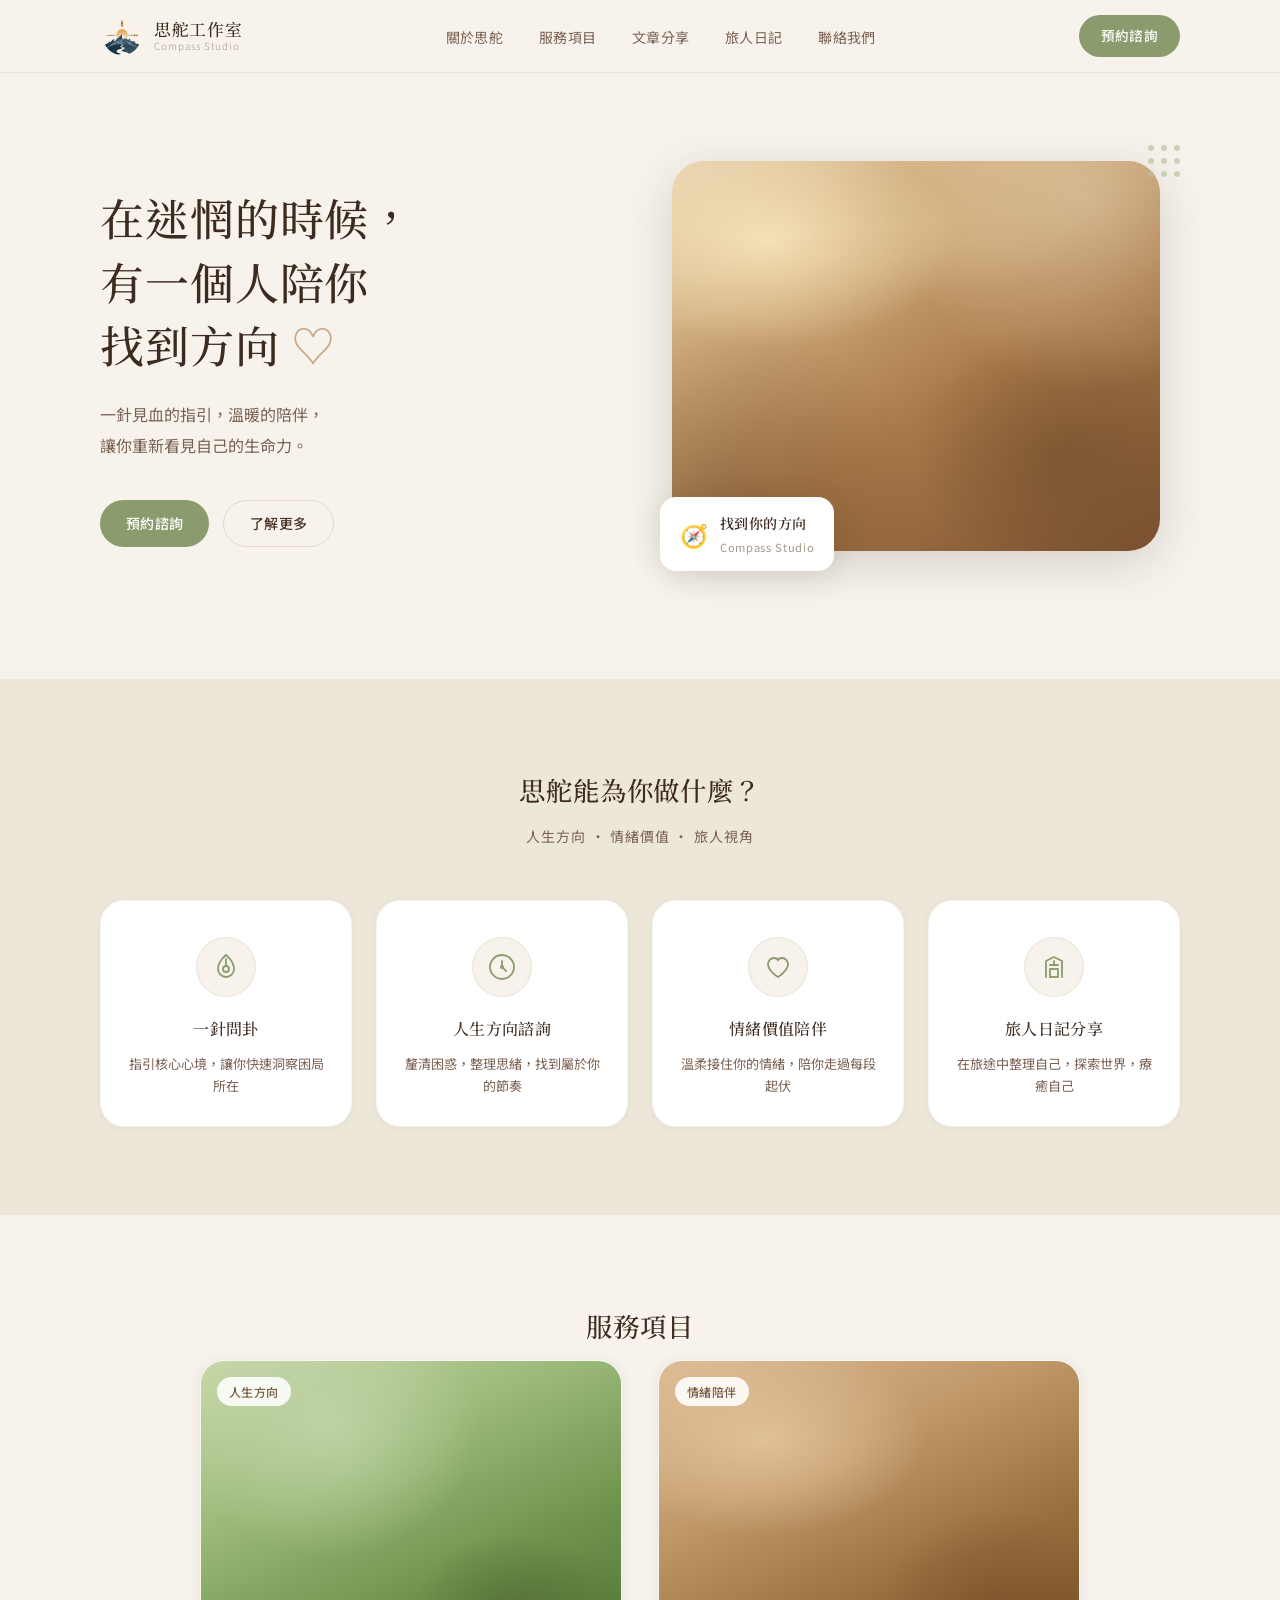
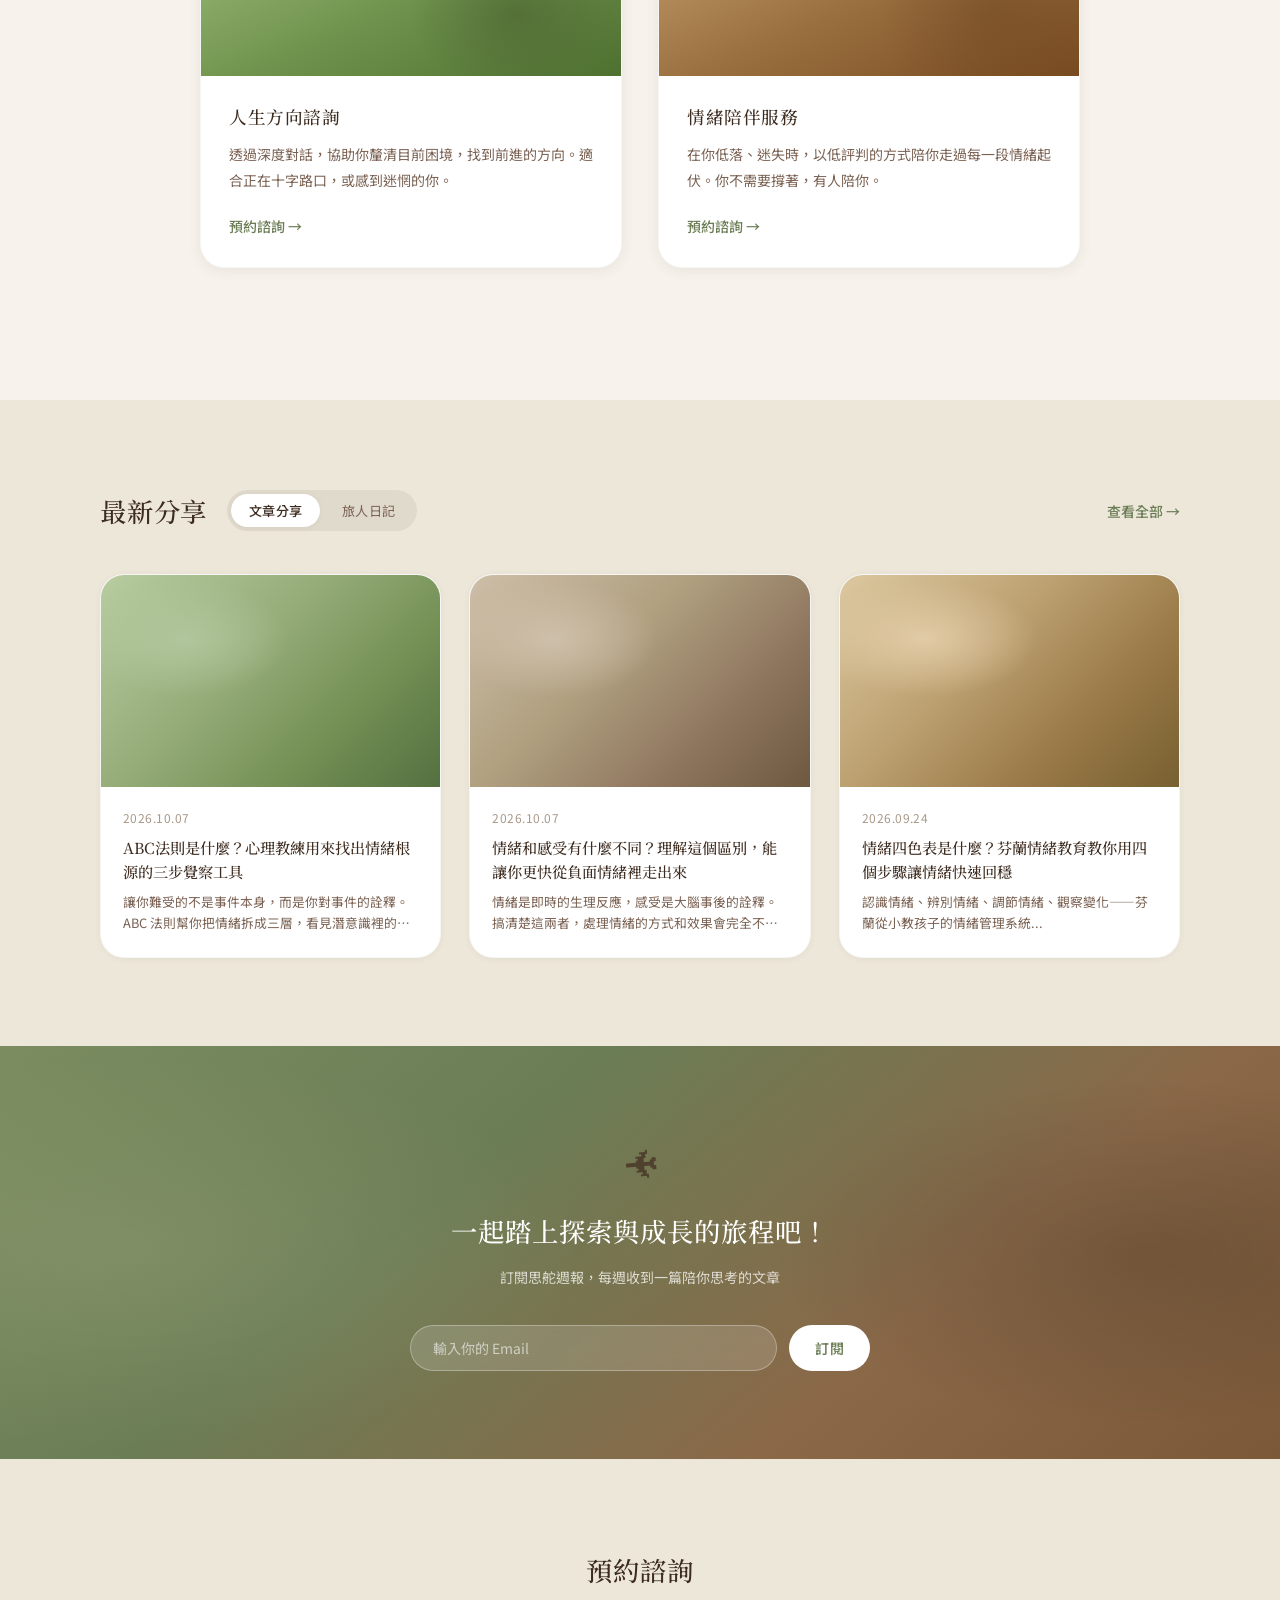
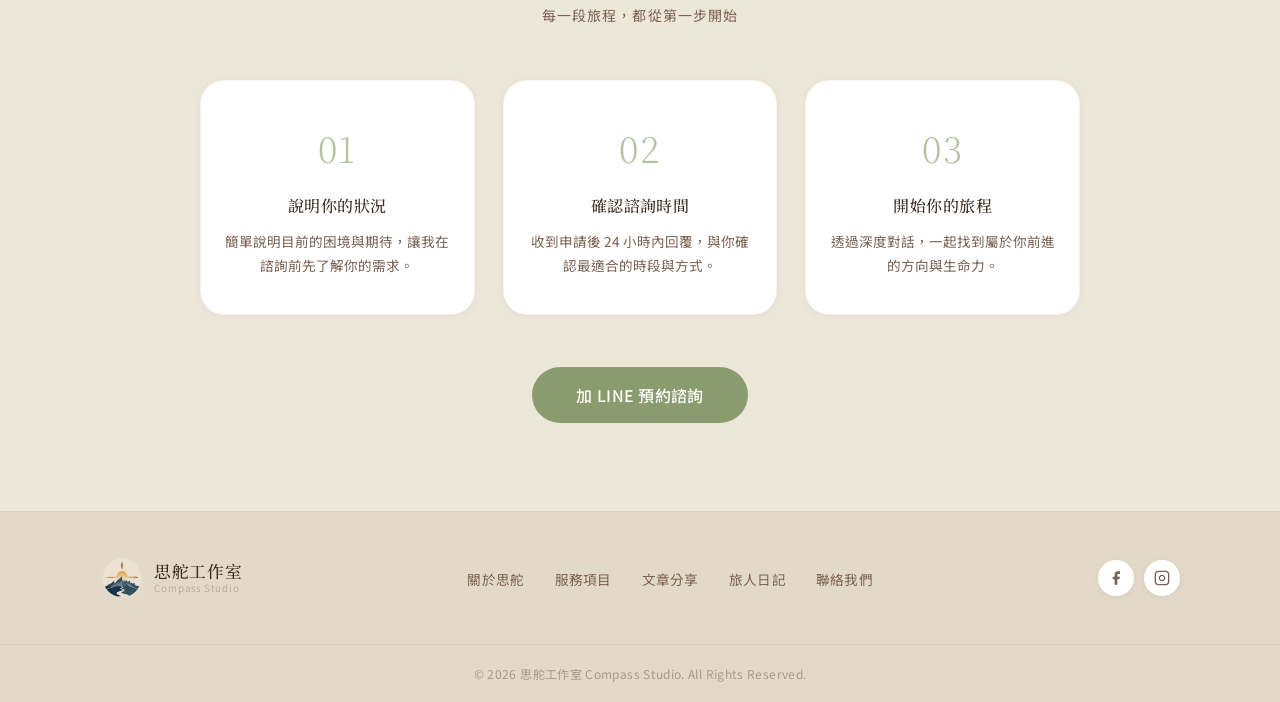
<file: index.html>
<!DOCTYPE html>
<html lang="zh-TW">
<head>
  <meta charset="UTF-8">
  <meta name="viewport" content="width=device-width, initial-scale=1.0">
  <title>思舵工作室 | 找到屬於你的人生方向</title>
  <link rel="preconnect" href="https://fonts.googleapis.com">
  <link rel="preconnect" href="https://fonts.gstatic.com" crossorigin>
  <link href="https://fonts.googleapis.com/css2?family=Noto+Serif+TC:wght@300;400;500;700&family=Noto+Sans+TC:wght@300;400;500&display=swap" rel="stylesheet">
  <link rel="stylesheet" href="css/styles.css">
  <meta name="description" content="思舵工作室提供人生方向諮詢、情緒陪伴服務與一針問卦，陪你在迷惘時找到方向。預約諮詢，開始你的探索旅程。">
  <link rel="canonical" href="https://compasscoachstudio.github.io/compass-coach-studio/">
  <meta property="og:type" content="website">
  <meta property="og:title" content="思舵工作室 | 找到屬於你的人生方向">
  <meta property="og:description" content="思舵工作室提供人生方向諮詢、情緒陪伴服務與一針問卦，陪你在迷惘時找到方向。">
  <meta property="og:url" content="https://compasscoachstudio.github.io/compass-coach-studio/">
  <meta property="og:image" content="https://compasscoachstudio.github.io/compass-coach-studio/LOGO/LOGO2_nobg.png">
  <meta property="og:locale" content="zh_TW">
  <meta name="twitter:card" content="summary_large_image">
  <meta name="twitter:title" content="思舵工作室 | 找到屬於你的人生方向">
  <meta name="twitter:description" content="思舵工作室提供人生方向諮詢、情緒陪伴服務與一針問卦，陪你在迷惘時找到方向。">
  <script type="application/ld+json">
  {
    "@context": "https://schema.org",
    "@type": "ProfessionalService",
    "name": "思舵工作室",
    "alternateName": "Compass Studio",
    "description": "提供人生方向諮詢、情緒陪伴服務與一針問卦，陪你在迷惘時找到屬於你的方向。",
    "url": "https://compasscoachstudio.github.io/compass-coach-studio/",
    "logo": "https://compasscoachstudio.github.io/compass-coach-studio/LOGO/LOGO2_nobg.png",
    "knowsLanguage": "zh-TW",
    "hasOfferCatalog": {
      "@type": "OfferCatalog",
      "name": "諮詢服務",
      "itemListElement": [
        { "@type": "Offer", "itemOffered": { "@type": "Service", "name": "人生方向諮詢" } },
        { "@type": "Offer", "itemOffered": { "@type": "Service", "name": "情緒陪伴服務" } },
        { "@type": "Offer", "itemOffered": { "@type": "Service", "name": "一針問卦" } }
      ]
    }
  }
  </script>
</head>
<body>

  <!-- Navigation -->
  <nav class="navbar">
    <div class="container nav-inner">
      <a href="#" class="logo">
        <img src="LOGO/LOGO2_nobg.png" alt="思舵工作室" class="logo-img">
        <div class="logo-text">
          <span class="logo-primary">思舵工作室</span>
          <span class="logo-secondary">Compass Studio</span>
        </div>
      </a>
      <ul class="nav-menu">
        <li><a href="#about">關於思舵</a></li>
        <li><a href="#services">服務項目</a></li>
        <li><a href="#articles">文章分享</a></li>
        <li><a href="#journal">旅人日記</a></li>
        <li><a href="#contact">聯絡我們</a></li>
      </ul>
      <a href="#booking" class="btn btn-nav">預約諮詢</a>
      <button class="nav-toggle" aria-label="開啟選單" aria-expanded="false">
        <span></span><span></span><span></span>
      </button>
    </div>
  </nav>

  <!-- Hero -->
  <section class="hero">
    <div class="container hero-inner">
      <div class="hero-copy">
        <h1>在迷惘的時候，<br>有一個人陪你<br>找到方向 <span class="heart">♡</span></h1>
        <p class="hero-sub">一針見血的指引，溫暖的陪伴，<br>讓你重新看見自己的生命力。</p>
        <div class="hero-btns">
          <a href="#booking" class="btn btn-primary">預約諮詢</a>
          <a href="#about" class="btn btn-ghost">了解更多</a>
        </div>
      </div>
      <div class="hero-visual">
        <div class="hero-photo">
          <div class="hero-photo-overlay"></div>
        </div>
        <div class="hero-badge">
          <span class="badge-icon">🧭</span>
          <div class="badge-text">
            <span class="badge-label">找到你的方向</span>
            <span class="badge-sub">Compass Studio</span>
          </div>
        </div>
        <div class="hero-dot-group">
          <span></span><span></span><span></span>
          <span></span><span></span><span></span>
          <span></span><span></span><span></span>
        </div>
      </div>
    </div>
  </section>

  <!-- What We Do -->
  <section class="what-we-do" id="about">
    <div class="container">
      <h2 class="section-title">思舵能為你做什麼？</h2>
      <p class="section-sub">人生方向 · 情緒價值 · 旅人視角</p>
      <div class="features">
        <div class="feature">
          <div class="feature-icon-wrap">
            <svg width="32" height="32" viewBox="0 0 32 32" fill="none">
              <path d="M16 4C16 4 8 10 8 18C8 22.4 11.6 26 16 26C20.4 26 24 22.4 24 18C24 10 16 4 16 4Z" stroke="#8A9B6E" stroke-width="1.8" fill="none"/>
              <circle cx="16" cy="18" r="3" stroke="#8A9B6E" stroke-width="1.8"/>
              <path d="M16 15V8" stroke="#8A9B6E" stroke-width="1.8" stroke-linecap="round"/>
            </svg>
          </div>
          <h3>一針問卦</h3>
          <p>指引核心心境，讓你快速洞察困局所在</p>
        </div>
        <div class="feature">
          <div class="feature-icon-wrap">
            <svg width="32" height="32" viewBox="0 0 32 32" fill="none">
              <circle cx="16" cy="16" r="12" stroke="#8A9B6E" stroke-width="1.8"/>
              <path d="M16 10V16L20 20" stroke="#8A9B6E" stroke-width="1.8" stroke-linecap="round"/>
              <circle cx="16" cy="16" r="2" fill="#8A9B6E"/>
            </svg>
          </div>
          <h3>人生方向諮詢</h3>
          <p>釐清困惑，整理思緒，找到屬於你的節奏</p>
        </div>
        <div class="feature">
          <div class="feature-icon-wrap">
            <svg width="32" height="32" viewBox="0 0 32 32" fill="none">
              <path d="M16 26C16 26 6 20 6 13C6 9.7 8.7 7 12 7C13.8 7 15.4 7.8 16 9C16.6 7.8 18.2 7 20 7C23.3 7 26 9.7 26 13C26 20 16 26 16 26Z" stroke="#8A9B6E" stroke-width="1.8" fill="none"/>
            </svg>
          </div>
          <h3>情緒價值陪伴</h3>
          <p>溫柔接住你的情緒，陪你走過每段起伏</p>
        </div>
        <div class="feature">
          <div class="feature-icon-wrap">
            <svg width="32" height="32" viewBox="0 0 32 32" fill="none">
              <path d="M8 26V10L16 6L24 10V26" stroke="#8A9B6E" stroke-width="1.8" stroke-linecap="round" stroke-linejoin="round"/>
              <rect x="12" y="18" width="8" height="8" stroke="#8A9B6E" stroke-width="1.8"/>
              <path d="M12 14H20M16 10V14" stroke="#8A9B6E" stroke-width="1.8" stroke-linecap="round"/>
            </svg>
          </div>
          <h3>旅人日記分享</h3>
          <p>在旅途中整理自己，探索世界，療癒自己</p>
        </div>
      </div>
    </div>
  </section>

  <!-- Services -->
  <section class="services" id="services">
    <div class="container">
      <h2 class="section-title">服務項目</h2>
      <div class="services-grid">
        <article class="service-card">
          <div class="service-photo s1">
            <div class="service-tag">人生方向</div>
          </div>
          <div class="service-info">
            <h3>人生方向諮詢</h3>
            <p>透過深度對話，協助你釐清目前困境，找到前進的方向。適合正在十字路口，或感到迷惘的你。</p>
            <a href="#booking" class="link-more">預約諮詢 →</a>
          </div>
        </article>
        <article class="service-card">
          <div class="service-photo s2">
            <div class="service-tag">情緒陪伴</div>
          </div>
          <div class="service-info">
            <h3>情緒陪伴服務</h3>
            <p>在你低落、迷失時，以低評判的方式陪你走過每一段情緒起伏。你不需要撐著，有人陪你。</p>
            <a href="#booking" class="link-more">預約諮詢 →</a>
          </div>
        </article>
      </div>
    </div>
  </section>

  <!-- Recent Posts -->
  <section class="posts-section" id="articles">
    <div class="container">
      <div class="posts-header">
        <h2 class="section-title left">最新分享</h2>
        <div class="posts-tabs">
          <button class="tab-btn active" data-tab="articles">文章分享</button>
          <button class="tab-btn" data-tab="journal">旅人日記</button>
        </div>
        <a href="articles/index.html" class="link-all">查看全部 →</a>
      </div>
      <div class="posts-grid">
        <article class="post-card" onclick="location.href='articles/ABC法則-找出情緒根源的覺察工具.html'" style="cursor:pointer;">
          <div class="post-photo p4"></div>
          <div class="post-info">
            <span class="post-date">2026.10.07</span>
            <h4>ABC法則是什麼？心理教練用來找出情緒根源的三步覺察工具</h4>
            <p class="post-excerpt">讓你難受的不是事件本身，而是你對事件的詮釋。ABC 法則幫你把情緒拆成三層，看見潛意識裡的那個聲音...</p>
          </div>
        </article>
        <article class="post-card" onclick="location.href='articles/情緒和感受有什麼不同-走出負面情緒的關鍵.html'" style="cursor:pointer;">
          <div class="post-photo p5"></div>
          <div class="post-info">
            <span class="post-date">2026.10.07</span>
            <h4>情緒和感受有什麼不同？理解這個區別，能讓你更快從負面情緒裡走出來</h4>
            <p class="post-excerpt">情緒是即時的生理反應，感受是大腦事後的詮釋。搞清楚這兩者，處理情緒的方式和效果會完全不同...</p>
          </div>
        </article>
        <article class="post-card" onclick="location.href='articles/情緒四色表-芬蘭情緒教育.html'" style="cursor:pointer;">
          <div class="post-photo p1"></div>
          <div class="post-info">
            <span class="post-date">2026.09.24</span>
            <h4>情緒四色表是什麼？芬蘭情緒教育教你用四個步驟讓情緒快速回穩</h4>
            <p class="post-excerpt">認識情緒、辨別情緒、調節情緒、觀察變化——芬蘭從小教孩子的情緒管理系統...</p>
          </div>
        </article>
      </div>
    </div>
  </section>

  <!-- CTA / Subscribe -->
  <section class="cta-section">
    <div class="container cta-inner">
      <div class="cta-icon">✈</div>
      <h2>一起踏上探索與成長的旅程吧！</h2>
      <p class="cta-sub">訂閱思舵週報，每週收到一篇陪你思考的文章</p>
      <form class="subscribe-form" onsubmit="return false;">
        <input type="email" placeholder="輸入你的 Email">
        <button type="submit" class="btn btn-white">訂閱</button>
      </form>
    </div>
  </section>

  <!-- Booking -->
  <section class="booking-section" id="booking">
    <div class="container">
      <h2 class="section-title">預約諮詢</h2>
      <p class="section-sub">每一段旅程，都從第一步開始</p>
      <div class="booking-steps">
        <div class="booking-step">
          <div class="step-num">01</div>
          <h3>說明你的狀況</h3>
          <p>簡單說明目前的困境與期待，讓我在諮詢前先了解你的需求。</p>
        </div>
        <div class="booking-step">
          <div class="step-num">02</div>
          <h3>確認諮詢時間</h3>
          <p>收到申請後 24 小時內回覆，與你確認最適合的時段與方式。</p>
        </div>
        <div class="booking-step">
          <div class="step-num">03</div>
          <h3>開始你的旅程</h3>
          <p>透過深度對話，一起找到屬於你前進的方向與生命力。</p>
        </div>
      </div>
      <div class="booking-cta">
        <a href="https://line.me/ti/p/1010174" class="btn btn-primary booking-btn" target="_blank" rel="noopener">加 LINE 預約諮詢</a><!-- TODO: 將 YOURLINEID 替換為你的 LINE ID -->
      </div>
    </div>
  </section>

  <!-- Footer -->
  <footer class="footer" id="contact">
    <div class="container footer-top">
      <a href="#" class="logo">
        <img src="LOGO/LOGO2_nobg.png" alt="思舵工作室" class="logo-img">
        <div class="logo-text">
          <span class="logo-primary">思舵工作室</span>
          <span class="logo-secondary">Compass Studio</span>
        </div>
      </a>
      <ul class="footer-nav">
        <li><a href="#about">關於思舵</a></li>
        <li><a href="#services">服務項目</a></li>
        <li><a href="#articles">文章分享</a></li>
        <li><a href="#journal">旅人日記</a></li>
        <li><a href="#contact">聯絡我們</a></li>
      </ul>
      <div class="footer-social">
        <a href="#" class="social-btn" aria-label="Facebook">
          <svg width="16" height="16" viewBox="0 0 24 24" fill="currentColor">
            <path d="M18 2h-3a5 5 0 0 0-5 5v3H7v4h3v8h4v-8h3l1-4h-4V7a1 1 0 0 1 1-1h3z"/>
          </svg>
        </a>
        <a href="#" class="social-btn" aria-label="Instagram">
          <svg width="16" height="16" viewBox="0 0 24 24" fill="none" stroke="currentColor" stroke-width="2">
            <rect x="2" y="2" width="20" height="20" rx="5" ry="5"/>
            <path d="M16 11.37A4 4 0 1 1 12.63 8 4 4 0 0 1 16 11.37z"/>
            <line x1="17.5" y1="6.5" x2="17.51" y2="6.5"/>
          </svg>
        </a>
      </div>
    </div>
    <div class="footer-bottom">
      <p>© 2026 思舵工作室 Compass Studio. All Rights Reserved.</p>
    </div>
  </footer>

  <script>
    document.querySelectorAll('.tab-btn').forEach(btn => {
      btn.addEventListener('click', () => {
        document.querySelectorAll('.tab-btn').forEach(b => b.classList.remove('active'));
        btn.classList.add('active');
      });
    });

    const navToggle = document.querySelector('.nav-toggle');
    const navMenu = document.querySelector('.nav-menu');
    navToggle.addEventListener('click', () => {
      const expanded = navToggle.getAttribute('aria-expanded') === 'true';
      navToggle.setAttribute('aria-expanded', String(!expanded));
      navMenu.classList.toggle('open');
      navToggle.classList.toggle('open');
    });
    document.querySelectorAll('.nav-menu a').forEach(link => {
      link.addEventListener('click', () => {
        navMenu.classList.remove('open');
        navToggle.classList.remove('open');
        navToggle.setAttribute('aria-expanded', 'false');
      });
    });
  </script>

</body>
</html>
</file>
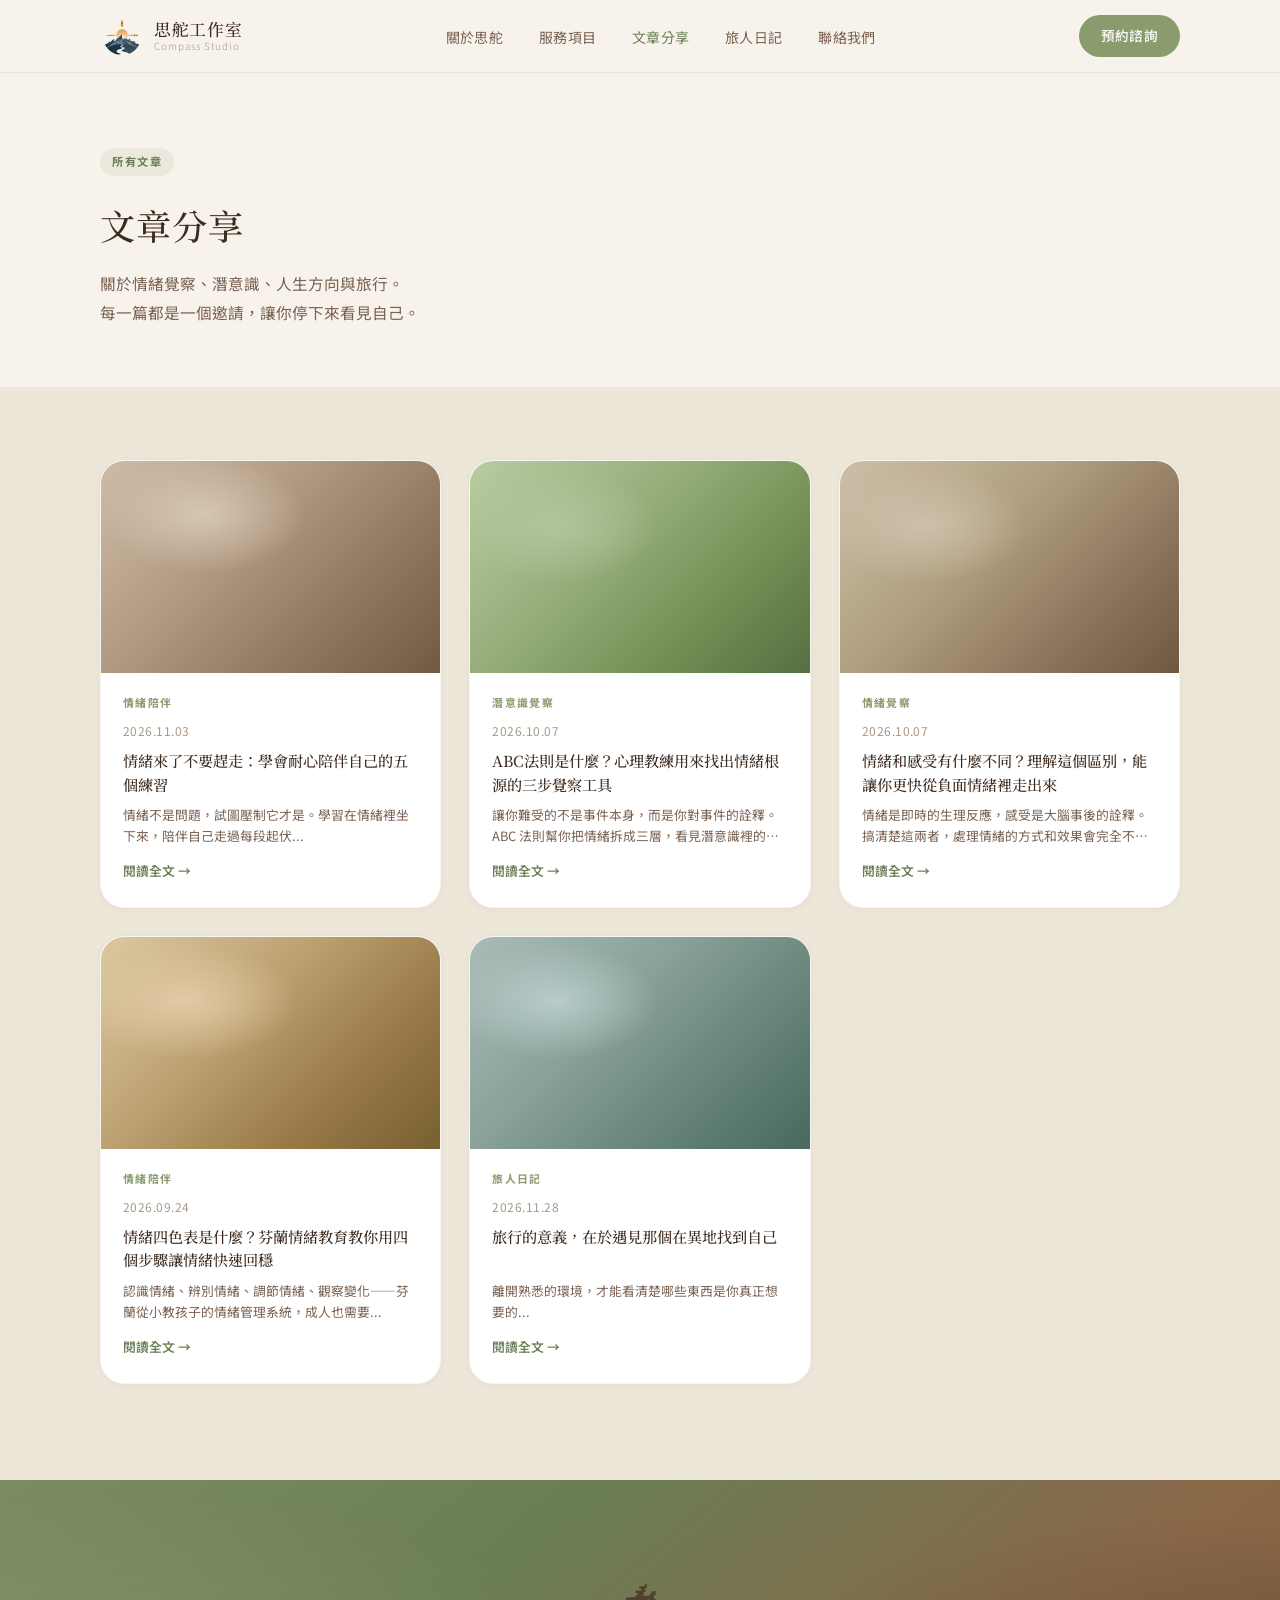
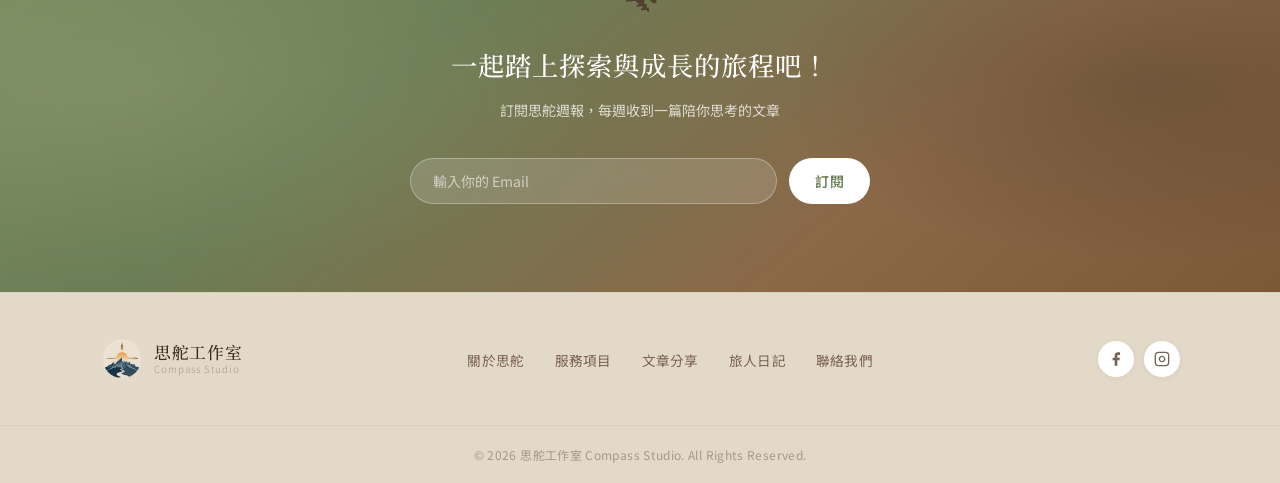
<file: articles/index.html>
<!DOCTYPE html>
<html lang="zh-TW">
<head>
  <meta charset="UTF-8">
  <meta name="viewport" content="width=device-width, initial-scale=1.0">
  <title>文章分享｜思舵工作室</title>
  <link rel="preconnect" href="https://fonts.googleapis.com">
  <link rel="preconnect" href="https://fonts.gstatic.com" crossorigin>
  <link href="https://fonts.googleapis.com/css2?family=Noto+Serif+TC:wght@300;400;500;700&family=Noto+Sans+TC:wght@300;400;500&display=swap" rel="stylesheet">
  <link rel="stylesheet" href="../css/styles.css">
  <meta name="description" content="思舵工作室的文章分享——關於情緒覺察、潛意識、人生方向與旅行，陪你在閱讀裡找到一點方向。">
  <link rel="canonical" href="https://compasscoachstudio.github.io/compass-coach-studio/articles/">
  <meta property="og:type" content="website">
  <meta property="og:title" content="文章分享｜思舵工作室">
  <meta property="og:description" content="思舵工作室的文章——關於情緒覺察、潛意識、人生方向與旅行，陪你在閱讀裡找到一點方向。">
  <meta property="og:url" content="https://compasscoachstudio.github.io/compass-coach-studio/articles/">
  <meta property="og:image" content="https://compasscoachstudio.github.io/compass-coach-studio/LOGO/LOGO2_nobg.png">
  <meta property="og:locale" content="zh_TW">
  <style>
    .articles-listing-hero {
      padding: 72px 0 60px;
      background: var(--cream);
      border-bottom: 1px solid rgba(138, 155, 110, 0.12);
    }

    .articles-listing-hero h1 {
      font-family: var(--font-serif);
      font-size: 2.2rem;
      font-weight: 500;
      color: var(--brown-900);
      margin-bottom: 14px;
      letter-spacing: 0.03em;
    }

    .articles-listing-hero p {
      font-size: 0.975rem;
      color: var(--text-soft);
      line-height: 1.85;
      max-width: 560px;
    }

    .articles-listing-section {
      padding: 72px 0 96px;
      background: var(--cream-mid);
    }

    .articles-listing-grid {
      display: grid;
      grid-template-columns: repeat(3, 1fr);
      gap: 28px;
    }

    .articles-listing-grid .post-card {
      display: flex;
      flex-direction: column;
    }

    .articles-listing-grid .post-info {
      flex: 1;
      display: flex;
      flex-direction: column;
    }

    .articles-listing-grid .post-info h4 {
      flex: 1;
    }

    .post-category {
      display: inline-block;
      font-size: 0.68rem;
      font-weight: 700;
      letter-spacing: 0.12em;
      text-transform: uppercase;
      color: var(--sage-500);
      margin-bottom: 8px;
    }

    .post-read-link {
      display: inline-block;
      margin-top: 14px;
      font-size: 0.8rem;
      color: var(--sage-700);
      font-weight: 600;
    }

    @media (max-width: 960px) {
      .articles-listing-grid { grid-template-columns: repeat(2, 1fr); }
    }

    @media (max-width: 640px) {
      .articles-listing-hero h1 { font-size: 1.65rem; }
      .articles-listing-grid { grid-template-columns: 1fr; }
    }
  </style>
</head>
<body>

  <!-- Navigation -->
  <nav class="navbar">
    <div class="container nav-inner">
      <a href="../index.html" class="logo">
        <img src="../LOGO/LOGO2_nobg.png" alt="思舵工作室" class="logo-img">
        <div class="logo-text">
          <span class="logo-primary">思舵工作室</span>
          <span class="logo-secondary">Compass Studio</span>
        </div>
      </a>
      <ul class="nav-menu">
        <li><a href="../index.html#about">關於思舵</a></li>
        <li><a href="../index.html#services">服務項目</a></li>
        <li><a href="index.html" style="color: var(--sage-700);">文章分享</a></li>
        <li><a href="../index.html#journal">旅人日記</a></li>
        <li><a href="../index.html#contact">聯絡我們</a></li>
      </ul>
      <a href="../index.html#booking" class="btn btn-nav">預約諮詢</a>
      <button class="nav-toggle" aria-label="開啟選單" aria-expanded="false">
        <span></span><span></span><span></span>
      </button>
    </div>
  </nav>

  <!-- Hero -->
  <section class="articles-listing-hero">
    <div class="container">
      <div class="article-category-badge">所有文章</div>
      <h1>文章分享</h1>
      <p>關於情緒覺察、潛意識、人生方向與旅行。<br>每一篇都是一個邀請，讓你停下來看見自己。</p>
    </div>
  </section>

  <!-- Articles Grid -->
  <section class="articles-listing-section">
    <div class="container">
      <div class="articles-listing-grid">

        <article class="post-card" onclick="location.href='情緒來了不要趕走-耐心陪伴自己.html'" style="cursor:pointer;">
          <div class="post-photo p2"></div>
          <div class="post-info">
            <span class="post-category">情緒陪伴</span>
            <span class="post-date">2026.11.03</span>
            <h4>情緒來了不要趕走：學會耐心陪伴自己的五個練習</h4>
            <p class="post-excerpt">情緒不是問題，試圖壓制它才是。學習在情緒裡坐下來，陪伴自己走過每段起伏...</p>
            <span class="post-read-link">閱讀全文 →</span>
          </div>
        </article>

        <article class="post-card" onclick="location.href='ABC法則-找出情緒根源的覺察工具.html'" style="cursor:pointer;">
          <div class="post-photo p4"></div>
          <div class="post-info">
            <span class="post-category">潛意識覺察</span>
            <span class="post-date">2026.10.07</span>
            <h4>ABC法則是什麼？心理教練用來找出情緒根源的三步覺察工具</h4>
            <p class="post-excerpt">讓你難受的不是事件本身，而是你對事件的詮釋。ABC 法則幫你把情緒拆成三層，看見潛意識裡的那個聲音...</p>
            <span class="post-read-link">閱讀全文 →</span>
          </div>
        </article>

        <article class="post-card" onclick="location.href='情緒和感受有什麼不同-走出負面情緒的關鍵.html'" style="cursor:pointer;">
          <div class="post-photo p5"></div>
          <div class="post-info">
            <span class="post-category">情緒覺察</span>
            <span class="post-date">2026.10.07</span>
            <h4>情緒和感受有什麼不同？理解這個區別，能讓你更快從負面情緒裡走出來</h4>
            <p class="post-excerpt">情緒是即時的生理反應，感受是大腦事後的詮釋。搞清楚這兩者，處理情緒的方式和效果會完全不同...</p>
            <span class="post-read-link">閱讀全文 →</span>
          </div>
        </article>

        <article class="post-card" onclick="location.href='情緒四色表-芬蘭情緒教育.html'" style="cursor:pointer;">
          <div class="post-photo p1"></div>
          <div class="post-info">
            <span class="post-category">情緒陪伴</span>
            <span class="post-date">2026.09.24</span>
            <h4>情緒四色表是什麼？芬蘭情緒教育教你用四個步驟讓情緒快速回穩</h4>
            <p class="post-excerpt">認識情緒、辨別情緒、調節情緒、觀察變化——芬蘭從小教孩子的情緒管理系統，成人也需要...</p>
            <span class="post-read-link">閱讀全文 →</span>
          </div>
        </article>

        <article class="post-card" onclick="location.href='旅行的意義-在異地找到自己.html'" style="cursor:pointer;">
          <div class="post-photo p3"></div>
          <div class="post-info">
            <span class="post-category">旅人日記</span>
            <span class="post-date">2026.11.28</span>
            <h4>旅行的意義，在於遇見那個在異地找到自己</h4>
            <p class="post-excerpt">離開熟悉的環境，才能看清楚哪些東西是你真正想要的...</p>
            <span class="post-read-link">閱讀全文 →</span>
          </div>
        </article>

      </div>
    </div>
  </section>

  <!-- CTA -->
  <section class="cta-section">
    <div class="container cta-inner">
      <div class="cta-icon">✈</div>
      <h2>一起踏上探索與成長的旅程吧！</h2>
      <p class="cta-sub">訂閱思舵週報，每週收到一篇陪你思考的文章</p>
      <form class="subscribe-form" onsubmit="return false;">
        <input type="email" placeholder="輸入你的 Email">
        <button type="submit" class="btn btn-white">訂閱</button>
      </form>
    </div>
  </section>

  <!-- Footer -->
  <footer class="footer" id="contact">
    <div class="container footer-top">
      <a href="../index.html" class="logo">
        <img src="../LOGO/LOGO2_nobg.png" alt="思舵工作室" class="logo-img">
        <div class="logo-text">
          <span class="logo-primary">思舵工作室</span>
          <span class="logo-secondary">Compass Studio</span>
        </div>
      </a>
      <ul class="footer-nav">
        <li><a href="../index.html#about">關於思舵</a></li>
        <li><a href="../index.html#services">服務項目</a></li>
        <li><a href="index.html">文章分享</a></li>
        <li><a href="../index.html#journal">旅人日記</a></li>
        <li><a href="../index.html#contact">聯絡我們</a></li>
      </ul>
      <div class="footer-social">
        <a href="#" class="social-btn" aria-label="Facebook">
          <svg width="16" height="16" viewBox="0 0 24 24" fill="currentColor">
            <path d="M18 2h-3a5 5 0 0 0-5 5v3H7v4h3v8h4v-8h3l1-4h-4V7a1 1 0 0 1 1-1h3z"/>
          </svg>
        </a>
        <a href="#" class="social-btn" aria-label="Instagram">
          <svg width="16" height="16" viewBox="0 0 24 24" fill="none" stroke="currentColor" stroke-width="2">
            <rect x="2" y="2" width="20" height="20" rx="5" ry="5"/>
            <path d="M16 11.37A4 4 0 1 1 12.63 8 4 4 0 0 1 16 11.37z"/>
            <line x1="17.5" y1="6.5" x2="17.51" y2="6.5"/>
          </svg>
        </a>
      </div>
    </div>
    <div class="footer-bottom">
      <p>© 2026 思舵工作室 Compass Studio. All Rights Reserved.</p>
    </div>
  </footer>

  <script>
    const navToggle = document.querySelector('.nav-toggle');
    const navMenu = document.querySelector('.nav-menu');
    navToggle.addEventListener('click', () => {
      const expanded = navToggle.getAttribute('aria-expanded') === 'true';
      navToggle.setAttribute('aria-expanded', String(!expanded));
      navMenu.classList.toggle('open');
      navToggle.classList.toggle('open');
    });
    document.querySelectorAll('.nav-menu a').forEach(link => {
      link.addEventListener('click', () => {
        navMenu.classList.remove('open');
        navToggle.classList.remove('open');
        navToggle.setAttribute('aria-expanded', 'false');
      });
    });
  </script>

</body>
</html>
</file>
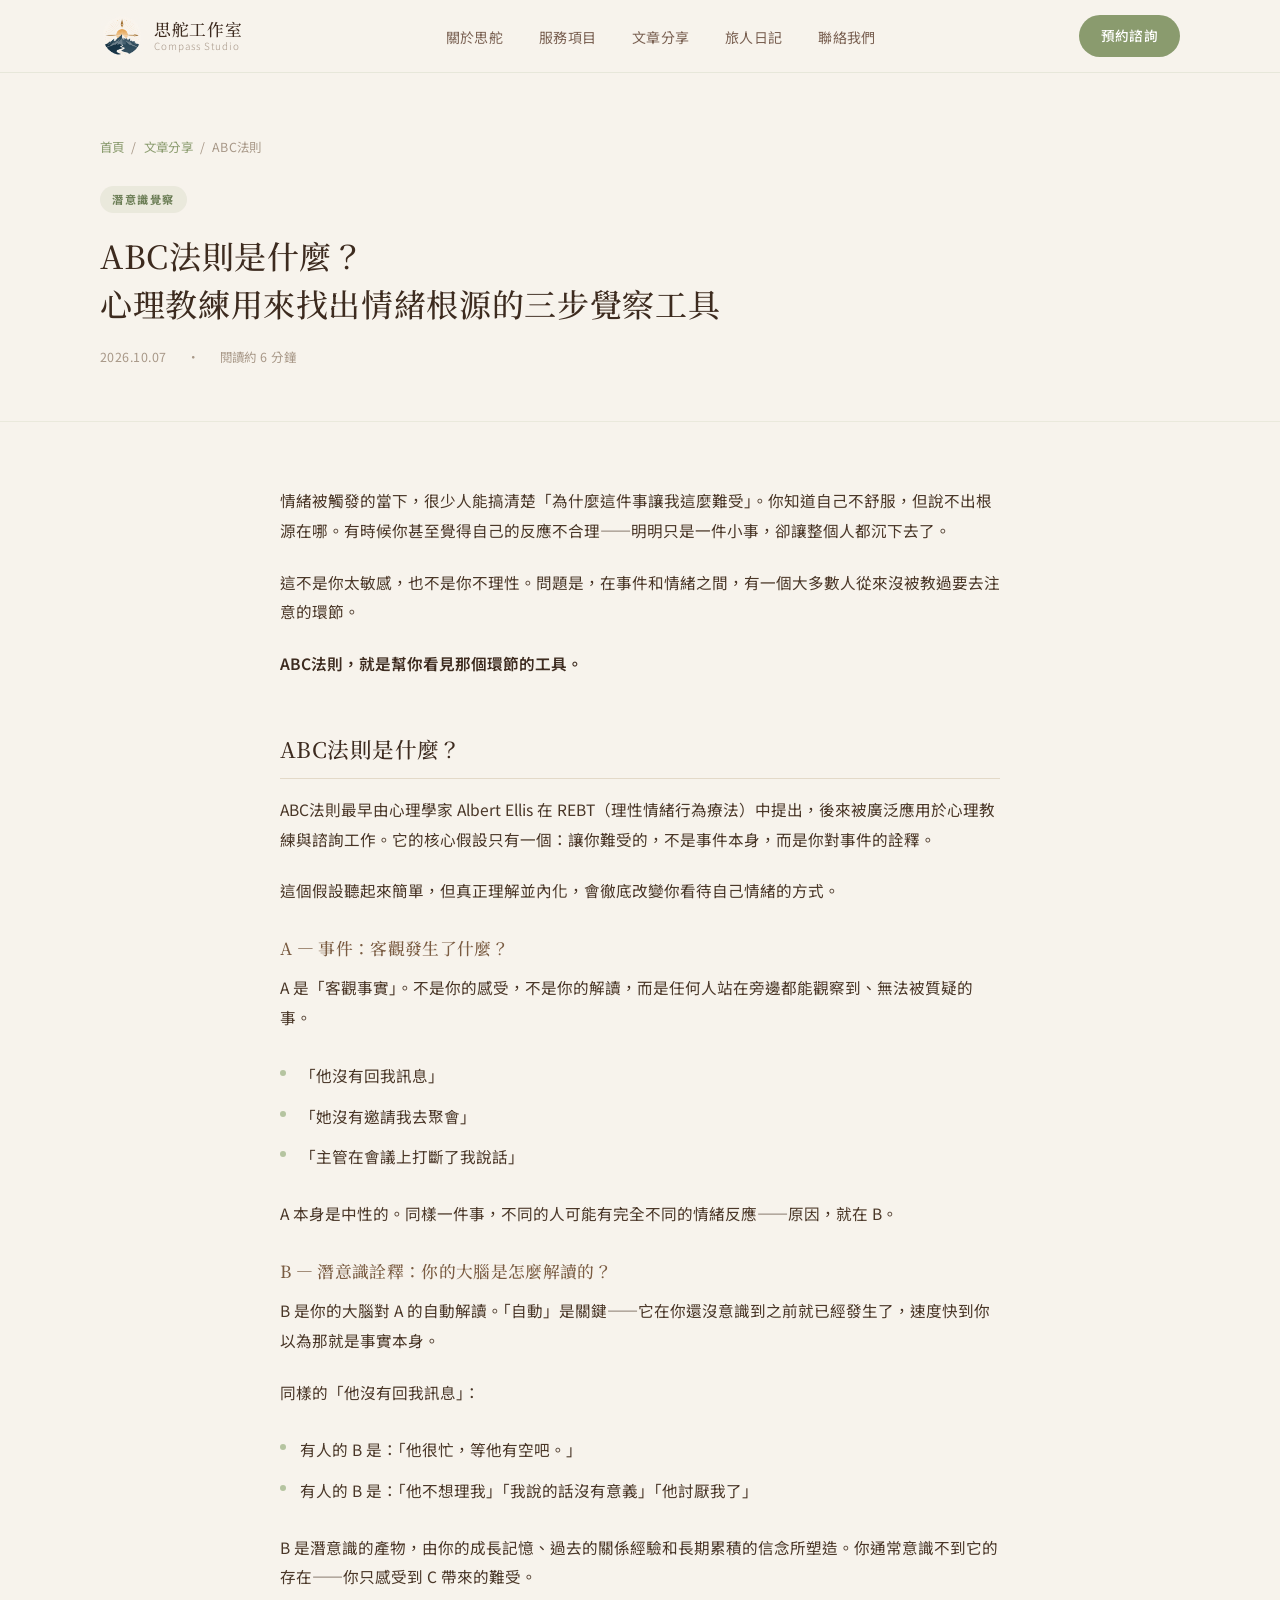
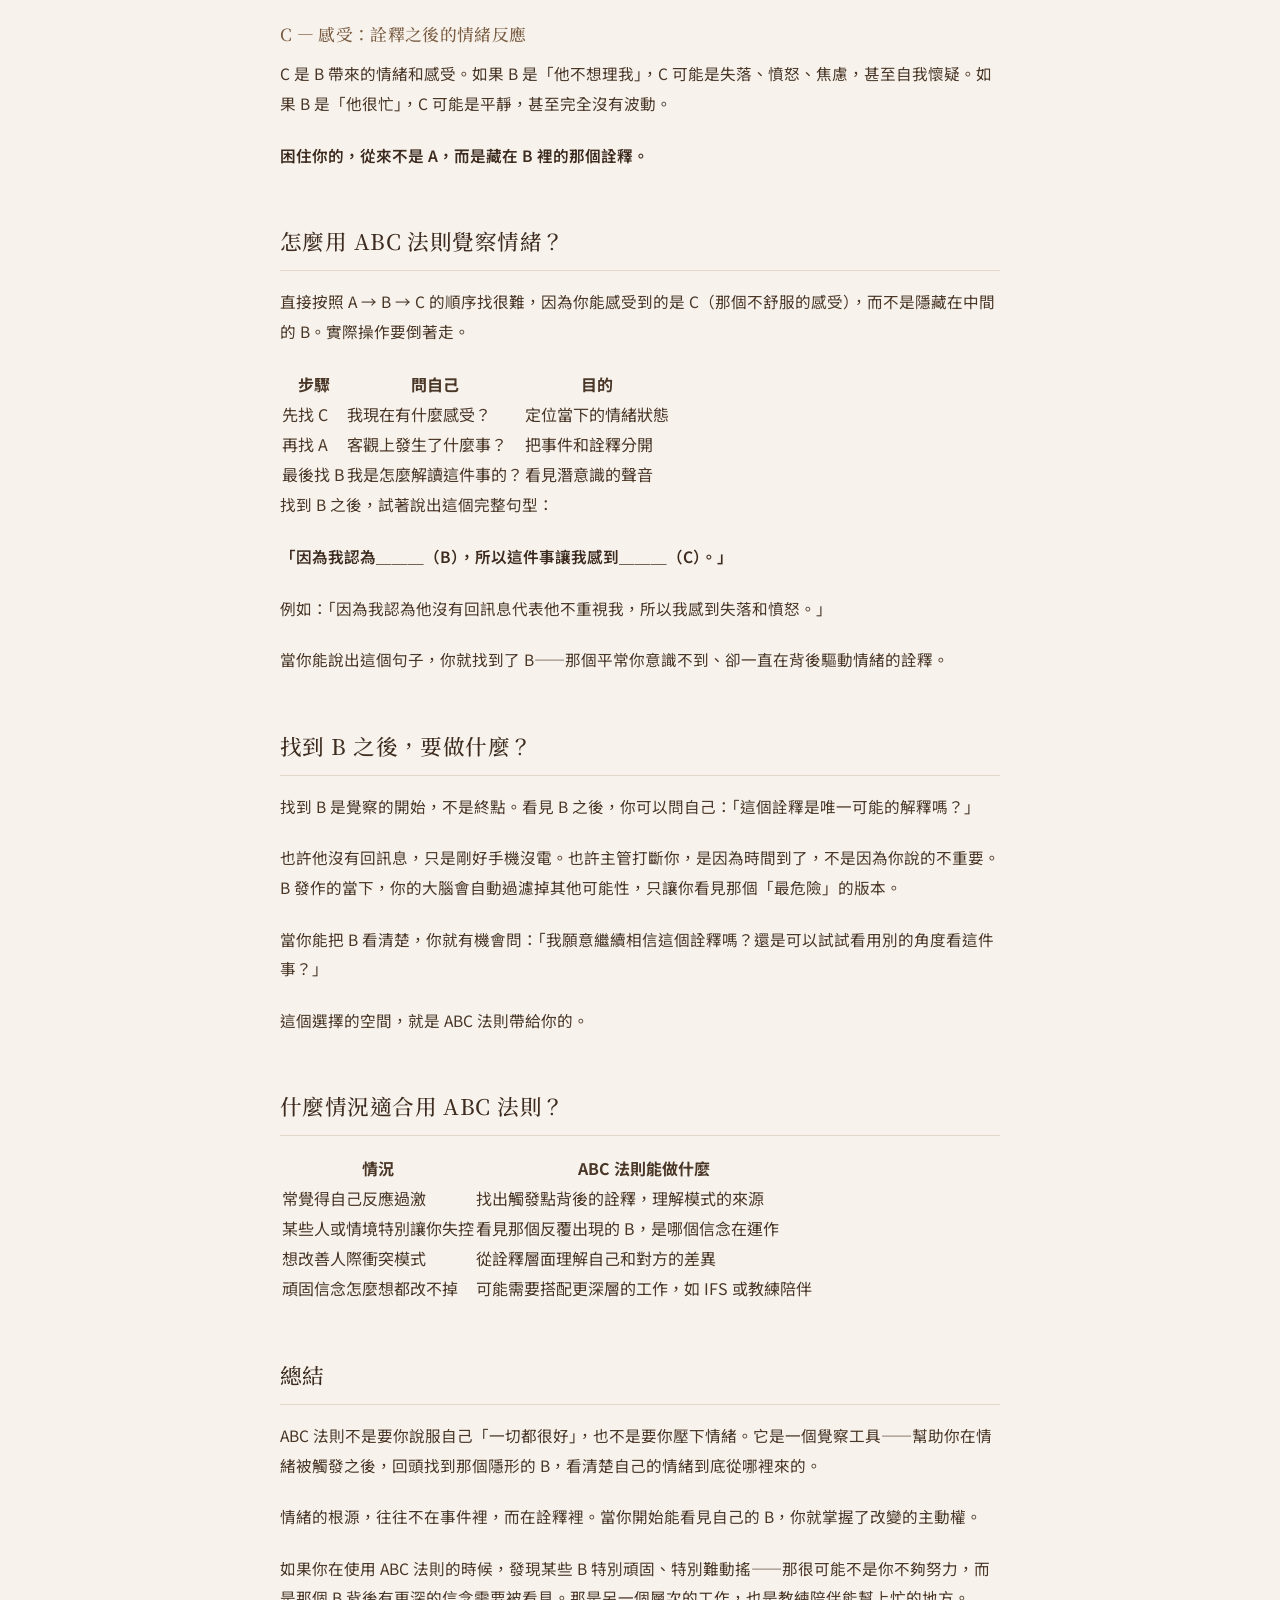
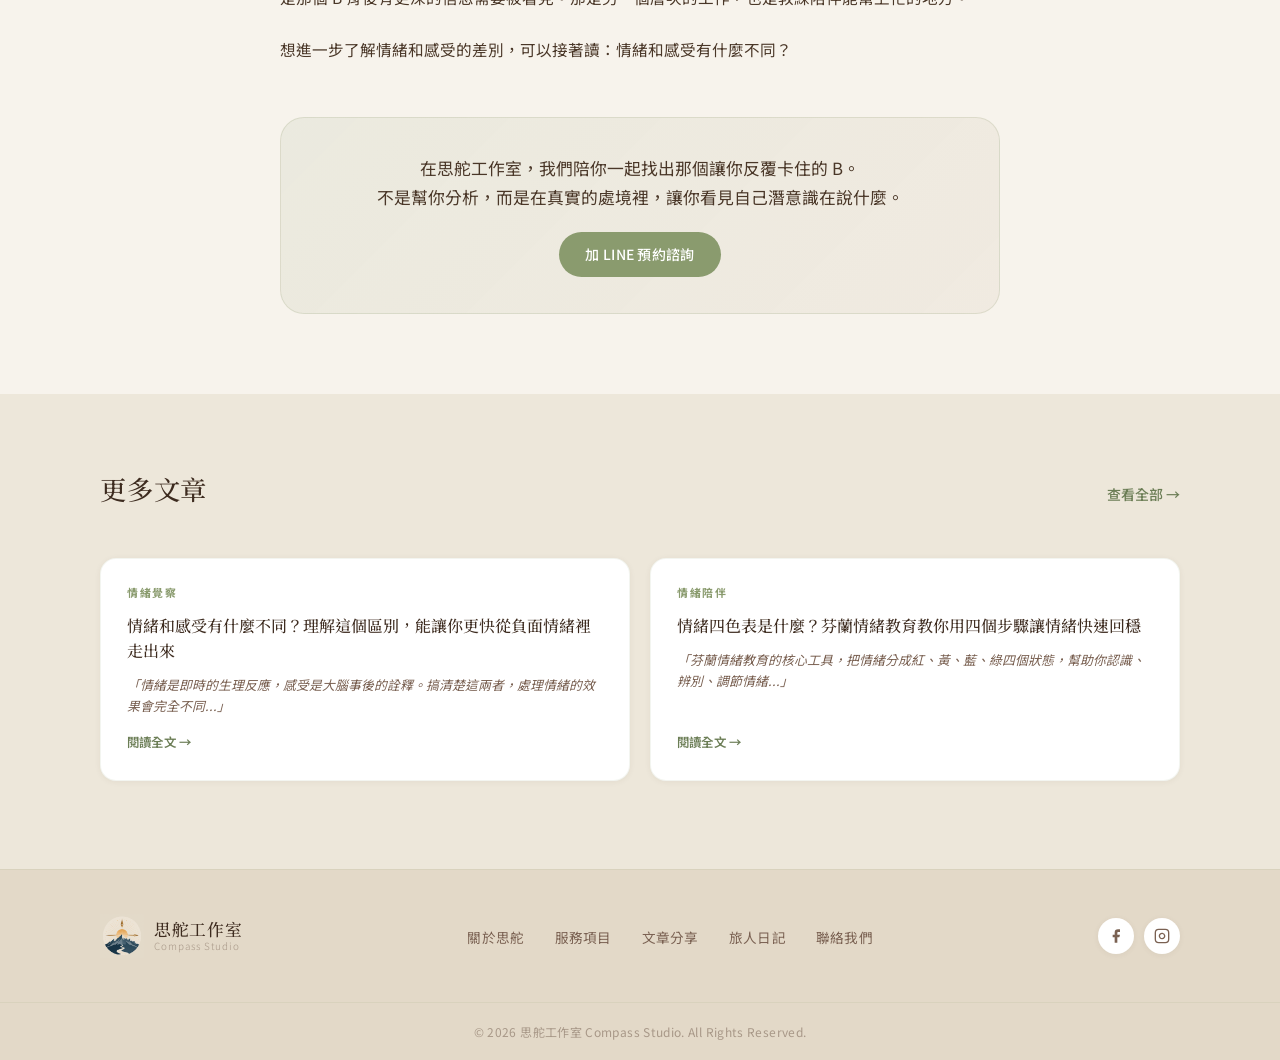
<file: articles/ABC法則-找出情緒根源的覺察工具.html>
<!DOCTYPE html>
<html lang="zh-TW">
<head>
  <meta charset="UTF-8">
  <meta name="viewport" content="width=device-width, initial-scale=1.0">
  <title>ABC法則是什麼？心理教練用來找出情緒根源的三步覺察工具｜思舵工作室</title>
  <link rel="preconnect" href="https://fonts.googleapis.com">
  <link rel="preconnect" href="https://fonts.gstatic.com" crossorigin>
  <link href="https://fonts.googleapis.com/css2?family=Noto+Serif+TC:wght@300;400;500;700&family=Noto+Sans+TC:wght@300;400;500&display=swap" rel="stylesheet">
  <link rel="stylesheet" href="../css/styles.css">
  <meta name="description" content="ABC法則是心理教練最常用的情緒覺察工具，把情緒事件拆成事件（A）、潛意識詮釋（B）、感受（C）三層，幫你找到讓你難受的真正根源。">
  <link rel="canonical" href="https://compasscoachstudio.github.io/compass-coach-studio/articles/ABC法則-找出情緒根源的覺察工具.html">
  <meta property="og:type" content="article">
  <meta property="og:title" content="ABC法則是什麼？心理教練用來找出情緒根源的三步覺察工具">
  <meta property="og:description" content="讓你難受的不是事件本身，而是你對事件的詮釋。ABC法則幫你把情緒拆解成三層，看見藏在潛意識裡的那個聲音。">
  <meta property="og:url" content="https://compasscoachstudio.github.io/compass-coach-studio/articles/ABC法則-找出情緒根源的覺察工具.html">
  <meta property="og:image" content="https://compasscoachstudio.github.io/compass-coach-studio/LOGO/LOGO2_nobg.png">
  <meta property="og:locale" content="zh_TW">
  <meta property="article:published_time" content="2026-10-07">
  <script type="application/ld+json">
  {
    "@context": "https://schema.org",
    "@type": "Article",
    "headline": "ABC法則是什麼？心理教練用來找出情緒根源的三步覺察工具",
    "description": "ABC法則幫助你把情緒事件拆解成事件、潛意識詮釋、感受三層，找出讓你難受的真正根源。",
    "datePublished": "2026-10-07",
    "author": { "@type": "Organization", "name": "思舵工作室" },
    "publisher": { "@type": "Organization", "name": "思舵工作室", "url": "https://compasscoachstudio.github.io/compass-coach-studio/" },
    "keywords": ["ABC法則", "情緒覺察", "REBT", "潛意識", "情緒根源", "心理教練"]
  }
  </script>
</head>
<body>

  <!-- Navigation -->
  <nav class="navbar">
    <div class="container nav-inner">
      <a href="../index.html" class="logo">
        <img src="../LOGO/LOGO2_nobg.png" alt="思舵工作室" class="logo-img">
        <div class="logo-text">
          <span class="logo-primary">思舵工作室</span>
          <span class="logo-secondary">Compass Studio</span>
        </div>
      </a>
      <ul class="nav-menu">
        <li><a href="../index.html#about">關於思舵</a></li>
        <li><a href="../index.html#services">服務項目</a></li>
        <li><a href="../index.html#articles">文章分享</a></li>
        <li><a href="../index.html#journal">旅人日記</a></li>
        <li><a href="../index.html#contact">聯絡我們</a></li>
      </ul>
      <a href="../index.html#booking" class="btn btn-nav">預約諮詢</a>
      <button class="nav-toggle" aria-label="開啟選單" aria-expanded="false">
        <span></span><span></span><span></span>
      </button>
    </div>
  </nav>

  <!-- Article Hero -->
  <section class="article-hero">
    <div class="container">
      <div class="article-breadcrumb">
        <a href="../index.html">首頁</a> &nbsp;/&nbsp; <a href="../index.html#articles">文章分享</a> &nbsp;/&nbsp; ABC法則
      </div>
      <div class="article-category-badge">潛意識覺察</div>
      <h1>ABC法則是什麼？<br>心理教練用來找出情緒根源的三步覺察工具</h1>
      <div class="article-meta-row">
        <span>2026.10.07</span>
        <span>·</span>
        <span>閱讀約 6 分鐘</span>
      </div>
    </div>
  </section>

  <!-- Article Body -->
  <section class="article-body">
    <div class="container">
      <div class="article-inner">
        <div class="article-content">

          <p>情緒被觸發的當下，很少人能搞清楚「為什麼這件事讓我這麼難受」。你知道自己不舒服，但說不出根源在哪。有時候你甚至覺得自己的反應不合理——明明只是一件小事，卻讓整個人都沉下去了。</p>

          <p>這不是你太敏感，也不是你不理性。問題是，在事件和情緒之間，有一個大多數人從來沒被教過要去注意的環節。</p>

          <p><strong>ABC法則，就是幫你看見那個環節的工具。</strong></p>

          <h2>ABC法則是什麼？</h2>

          <p>ABC法則最早由心理學家 Albert Ellis 在 REBT（理性情緒行為療法）中提出，後來被廣泛應用於心理教練與諮詢工作。它的核心假設只有一個：讓你難受的，不是事件本身，而是你對事件的詮釋。</p>

          <p>這個假設聽起來簡單，但真正理解並內化，會徹底改變你看待自己情緒的方式。</p>

          <h3>A — 事件：客觀發生了什麼？</h3>

          <p>A 是「客觀事實」。不是你的感受，不是你的解讀，而是任何人站在旁邊都能觀察到、無法被質疑的事。</p>

          <ul>
            <li>「他沒有回我訊息」</li>
            <li>「她沒有邀請我去聚會」</li>
            <li>「主管在會議上打斷了我說話」</li>
          </ul>

          <p>A 本身是中性的。同樣一件事，不同的人可能有完全不同的情緒反應——原因，就在 B。</p>

          <h3>B — 潛意識詮釋：你的大腦是怎麼解讀的？</h3>

          <p>B 是你的大腦對 A 的自動解讀。「自動」是關鍵——它在你還沒意識到之前就已經發生了，速度快到你以為那就是事實本身。</p>

          <p>同樣的「他沒有回我訊息」：</p>
          <ul>
            <li>有人的 B 是：「他很忙，等他有空吧。」</li>
            <li>有人的 B 是：「他不想理我」「我說的話沒有意義」「他討厭我了」</li>
          </ul>

          <p>B 是潛意識的產物，由你的成長記憶、過去的關係經驗和長期累積的信念所塑造。你通常意識不到它的存在——你只感受到 C 帶來的難受。</p>

          <h3>C — 感受：詮釋之後的情緒反應</h3>

          <p>C 是 B 帶來的情緒和感受。如果 B 是「他不想理我」，C 可能是失落、憤怒、焦慮，甚至自我懷疑。如果 B 是「他很忙」，C 可能是平靜，甚至完全沒有波動。</p>

          <p><strong>困住你的，從來不是 A，而是藏在 B 裡的那個詮釋。</strong></p>

          <h2>怎麼用 ABC 法則覺察情緒？</h2>

          <p>直接按照 A → B → C 的順序找很難，因為你能感受到的是 C（那個不舒服的感受），而不是隱藏在中間的 B。實際操作要倒著走。</p>

          <table>
            <thead>
              <tr>
                <th>步驟</th>
                <th>問自己</th>
                <th>目的</th>
              </tr>
            </thead>
            <tbody>
              <tr>
                <td>先找 C</td>
                <td>我現在有什麼感受？</td>
                <td>定位當下的情緒狀態</td>
              </tr>
              <tr>
                <td>再找 A</td>
                <td>客觀上發生了什麼事？</td>
                <td>把事件和詮釋分開</td>
              </tr>
              <tr>
                <td>最後找 B</td>
                <td>我是怎麼解讀這件事的？</td>
                <td>看見潛意識的聲音</td>
              </tr>
            </tbody>
          </table>

          <p>找到 B 之後，試著說出這個完整句型：</p>

          <p><strong>「因為我認為＿＿＿（B），所以這件事讓我感到＿＿＿（C）。」</strong></p>

          <p>例如：「因為我認為他沒有回訊息代表他不重視我，所以我感到失落和憤怒。」</p>

          <p>當你能說出這個句子，你就找到了 B——那個平常你意識不到、卻一直在背後驅動情緒的詮釋。</p>

          <h2>找到 B 之後，要做什麼？</h2>

          <p>找到 B 是覺察的開始，不是終點。看見 B 之後，你可以問自己：「這個詮釋是唯一可能的解釋嗎？」</p>

          <p>也許他沒有回訊息，只是剛好手機沒電。也許主管打斷你，是因為時間到了，不是因為你說的不重要。B 發作的當下，你的大腦會自動過濾掉其他可能性，只讓你看見那個「最危險」的版本。</p>

          <p>當你能把 B 看清楚，你就有機會問：「我願意繼續相信這個詮釋嗎？還是可以試試看用別的角度看這件事？」</p>

          <p>這個選擇的空間，就是 ABC 法則帶給你的。</p>

          <h2>什麼情況適合用 ABC 法則？</h2>

          <table>
            <thead>
              <tr>
                <th>情況</th>
                <th>ABC 法則能做什麼</th>
              </tr>
            </thead>
            <tbody>
              <tr>
                <td>常覺得自己反應過激</td>
                <td>找出觸發點背後的詮釋，理解模式的來源</td>
              </tr>
              <tr>
                <td>某些人或情境特別讓你失控</td>
                <td>看見那個反覆出現的 B，是哪個信念在運作</td>
              </tr>
              <tr>
                <td>想改善人際衝突模式</td>
                <td>從詮釋層面理解自己和對方的差異</td>
              </tr>
              <tr>
                <td>頑固信念怎麼想都改不掉</td>
                <td>可能需要搭配更深層的工作，如 IFS 或教練陪伴</td>
              </tr>
            </tbody>
          </table>

          <h2>總結</h2>

          <p>ABC 法則不是要你說服自己「一切都很好」，也不是要你壓下情緒。它是一個覺察工具——幫助你在情緒被觸發之後，回頭找到那個隱形的 B，看清楚自己的情緒到底從哪裡來的。</p>

          <p>情緒的根源，往往不在事件裡，而在詮釋裡。當你開始能看見自己的 B，你就掌握了改變的主動權。</p>

          <p>如果你在使用 ABC 法則的時候，發現某些 B 特別頑固、特別難動搖——那很可能不是你不夠努力，而是那個 B 背後有更深的信念需要被看見。那是另一個層次的工作，也是教練陪伴能幫上忙的地方。</p>

          <p>想進一步了解情緒和感受的差別，可以接著讀：<a href="情緒和感受有什麼不同-走出負面情緒的關鍵.html">情緒和感受有什麼不同？</a></p>

        </div>

        <!-- Article CTA -->
        <div class="article-cta-block">
          <p>在思舵工作室，我們陪你一起找出那個讓你反覆卡住的 B。<br>不是幫你分析，而是在真實的處境裡，讓你看見自己潛意識在說什麼。</p>
          <a href="../index.html#booking" class="btn btn-primary">加 LINE 預約諮詢</a>
        </div>

      </div>
    </div>
  </section>

  <!-- More Articles -->
  <section class="more-articles">
    <div class="container">
      <div class="more-articles-header">
        <h2 class="section-title left">更多文章</h2>
        <a href="index.html" class="link-all">查看全部 →</a>
      </div>
      <div class="articles-card-grid">
        <a href="情緒和感受有什麼不同-走出負面情緒的關鍵.html" class="article-card-sm">
          <span class="card-label">情緒覺察</span>
          <div class="card-title">情緒和感受有什麼不同？理解這個區別，能讓你更快從負面情緒裡走出來</div>
          <div class="card-excerpt">「情緒是即時的生理反應，感受是大腦事後的詮釋。搞清楚這兩者，處理情緒的效果會完全不同...」</div>
          <span class="card-read-link">閱讀全文 →</span>
        </a>
        <a href="情緒四色表-芬蘭情緒教育.html" class="article-card-sm">
          <span class="card-label">情緒陪伴</span>
          <div class="card-title">情緒四色表是什麼？芬蘭情緒教育教你用四個步驟讓情緒快速回穩</div>
          <div class="card-excerpt">「芬蘭情緒教育的核心工具，把情緒分成紅、黃、藍、綠四個狀態，幫助你認識、辨別、調節情緒...」</div>
          <span class="card-read-link">閱讀全文 →</span>
        </a>
      </div>
    </div>
  </section>

  <!-- Footer -->
  <footer class="footer" id="contact">
    <div class="container footer-top">
      <a href="../index.html" class="logo">
        <img src="../LOGO/LOGO2_nobg.png" alt="思舵工作室" class="logo-img">
        <div class="logo-text">
          <span class="logo-primary">思舵工作室</span>
          <span class="logo-secondary">Compass Studio</span>
        </div>
      </a>
      <ul class="footer-nav">
        <li><a href="../index.html#about">關於思舵</a></li>
        <li><a href="../index.html#services">服務項目</a></li>
        <li><a href="../index.html#articles">文章分享</a></li>
        <li><a href="../index.html#journal">旅人日記</a></li>
        <li><a href="../index.html#contact">聯絡我們</a></li>
      </ul>
      <div class="footer-social">
        <a href="#" class="social-btn" aria-label="Facebook">
          <svg width="16" height="16" viewBox="0 0 24 24" fill="currentColor">
            <path d="M18 2h-3a5 5 0 0 0-5 5v3H7v4h3v8h4v-8h3l1-4h-4V7a1 1 0 0 1 1-1h3z"/>
          </svg>
        </a>
        <a href="#" class="social-btn" aria-label="Instagram">
          <svg width="16" height="16" viewBox="0 0 24 24" fill="none" stroke="currentColor" stroke-width="2">
            <rect x="2" y="2" width="20" height="20" rx="5" ry="5"/>
            <path d="M16 11.37A4 4 0 1 1 12.63 8 4 4 0 0 1 16 11.37z"/>
            <line x1="17.5" y1="6.5" x2="17.51" y2="6.5"/>
          </svg>
        </a>
      </div>
    </div>
    <div class="footer-bottom">
      <p>© 2026 思舵工作室 Compass Studio. All Rights Reserved.</p>
    </div>
  </footer>

  <script>
    const navToggle = document.querySelector('.nav-toggle');
    const navMenu = document.querySelector('.nav-menu');
    navToggle.addEventListener('click', () => {
      const expanded = navToggle.getAttribute('aria-expanded') === 'true';
      navToggle.setAttribute('aria-expanded', String(!expanded));
      navMenu.classList.toggle('open');
      navToggle.classList.toggle('open');
    });
    document.querySelectorAll('.nav-menu a').forEach(link => {
      link.addEventListener('click', () => {
        navMenu.classList.remove('open');
        navToggle.classList.remove('open');
        navToggle.setAttribute('aria-expanded', 'false');
      });
    });
  </script>

</body>
</html>
</file>
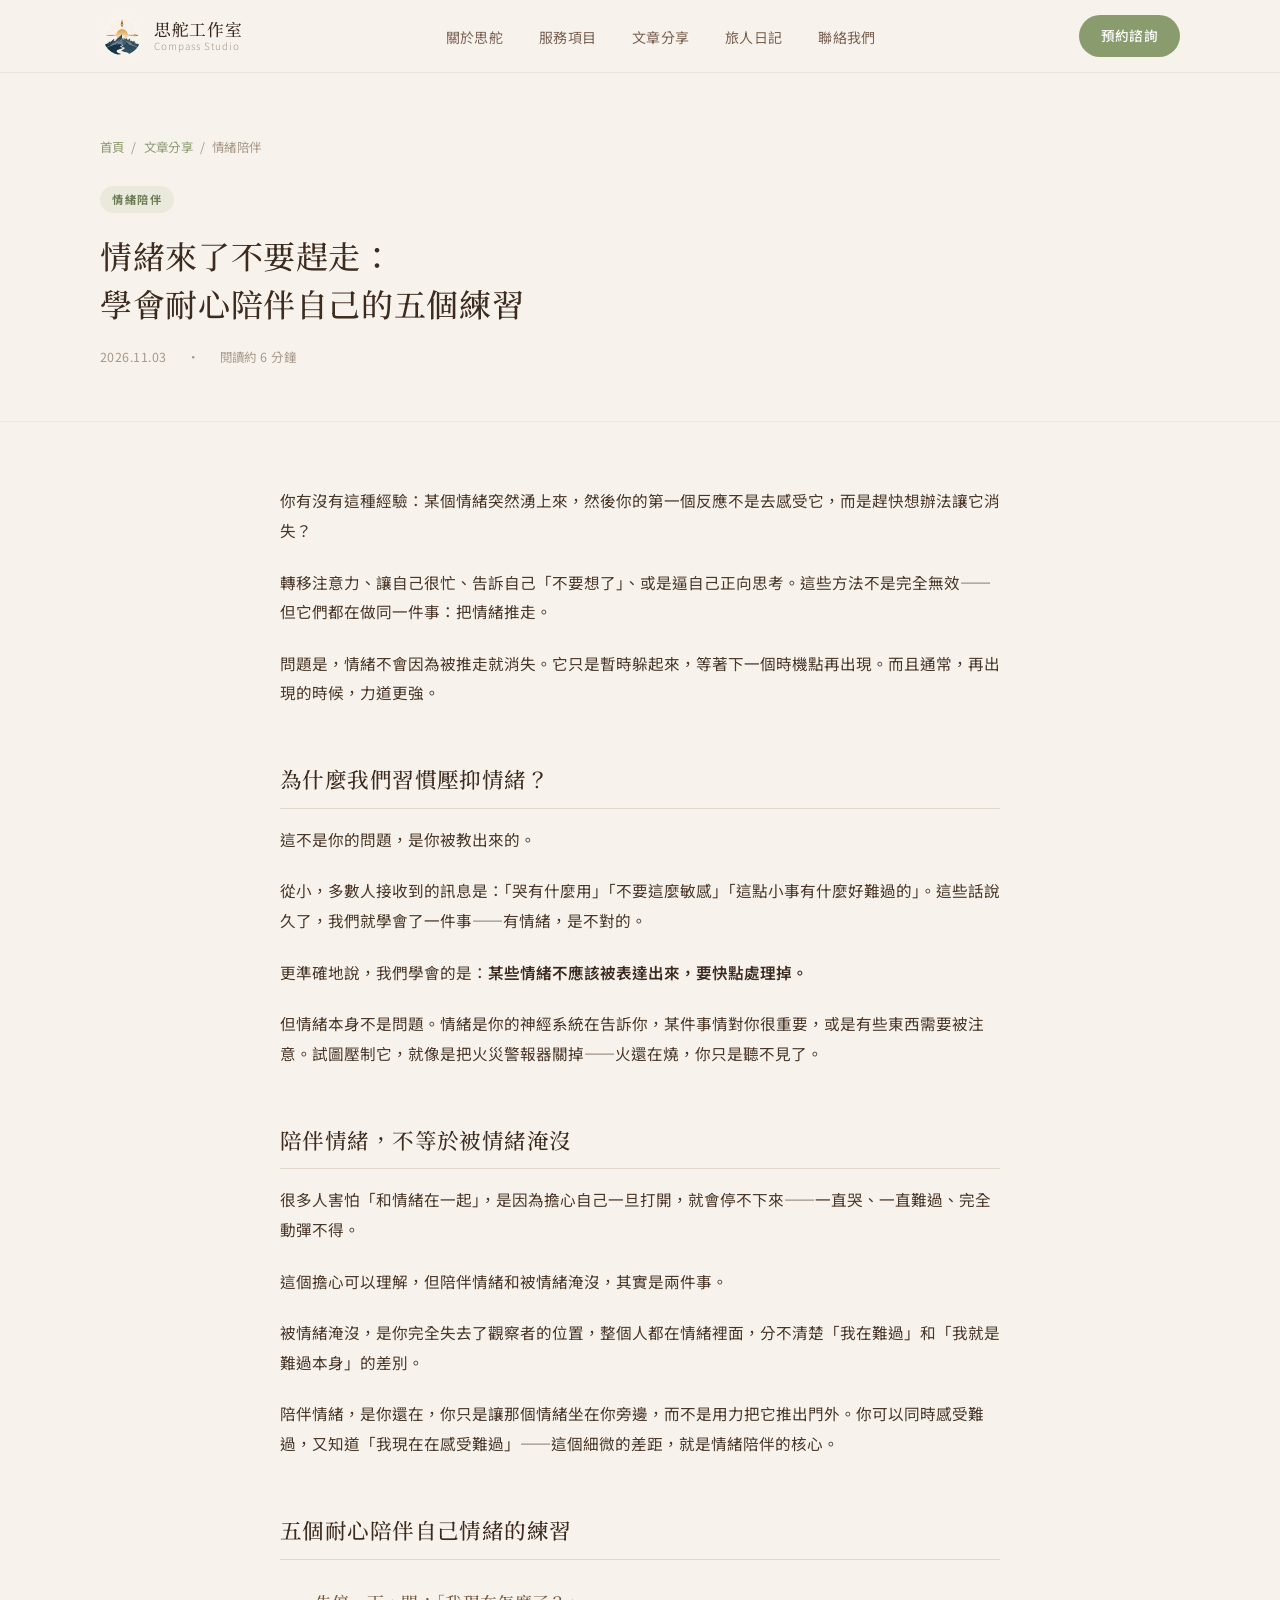
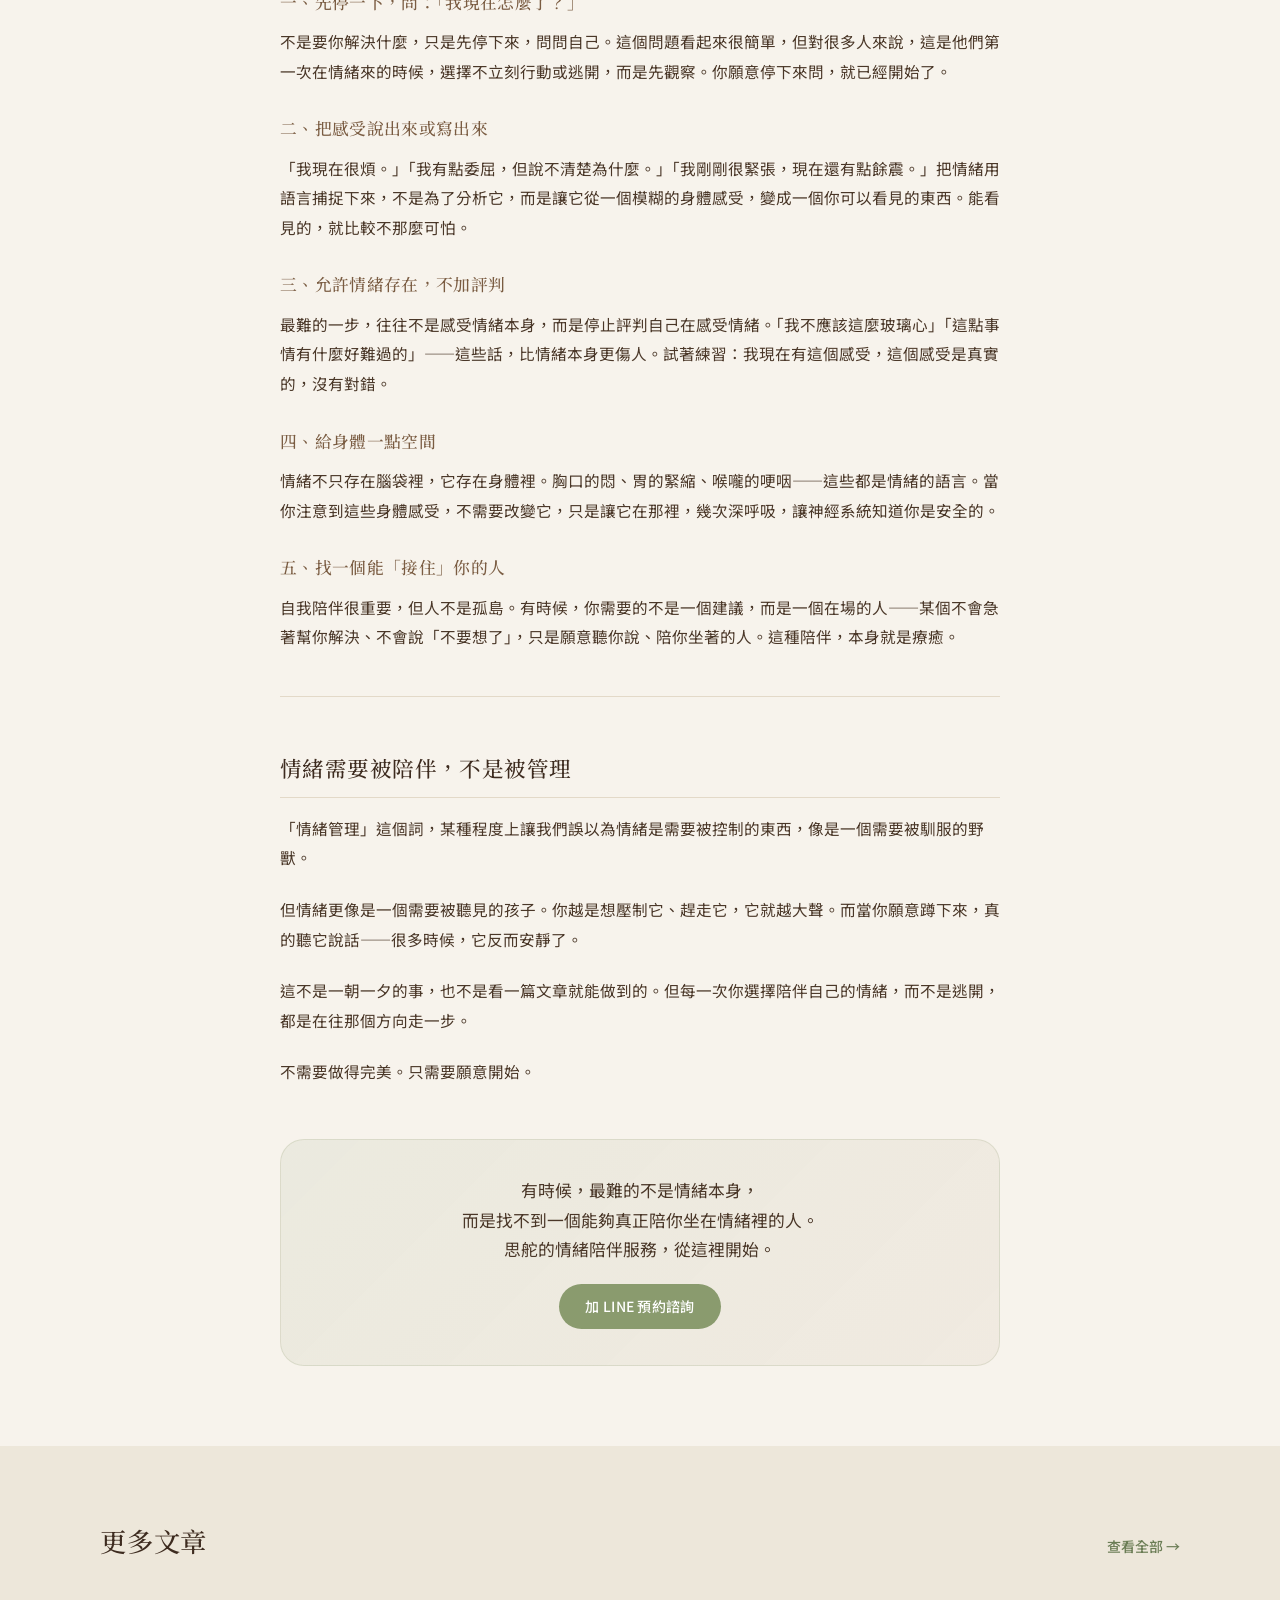
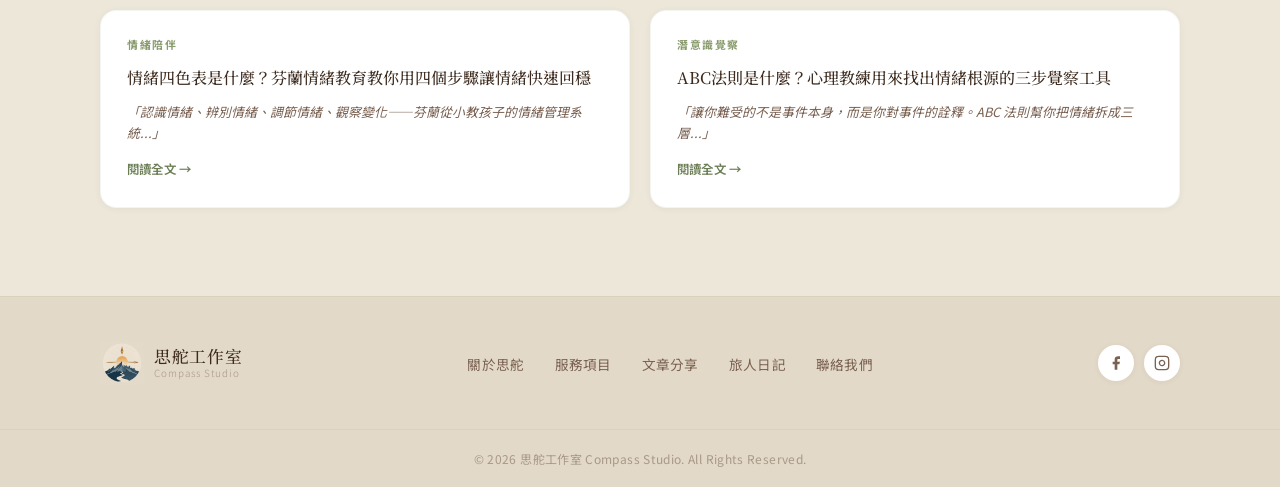
<file: articles/情緒來了不要趕走-耐心陪伴自己.html>
<!DOCTYPE html>
<html lang="zh-TW">
<head>
  <meta charset="UTF-8">
  <meta name="viewport" content="width=device-width, initial-scale=1.0">
  <title>情緒來了不要趕走：學會耐心陪伴自己的五個練習｜思舵工作室</title>
  <link rel="preconnect" href="https://fonts.googleapis.com">
  <link rel="preconnect" href="https://fonts.gstatic.com" crossorigin>
  <link href="https://fonts.googleapis.com/css2?family=Noto+Serif+TC:wght@300;400;500;700&family=Noto+Sans+TC:wght@300;400;500&display=swap" rel="stylesheet">
  <link rel="stylesheet" href="../css/styles.css">
  <meta name="description" content="情緒不是問題，試圖壓制它才是。這篇文章帶你理解為什麼情緒需要被陪伴而不是被趕走，以及五個可以立刻練習的自我陪伴方法。">
  <link rel="canonical" href="https://compasscoachstudio.github.io/compass-coach-studio/articles/情緒來了不要趕走-耐心陪伴自己.html">
  <meta property="og:type" content="article">
  <meta property="og:title" content="情緒來了不要趕走：學會耐心陪伴自己的五個練習">
  <meta property="og:description" content="情緒不是問題，試圖壓制它才是。五個可以立刻開始的自我情緒陪伴練習。">
  <meta property="og:url" content="https://compasscoachstudio.github.io/compass-coach-studio/articles/情緒來了不要趕走-耐心陪伴自己.html">
  <meta property="og:image" content="https://compasscoachstudio.github.io/compass-coach-studio/LOGO/LOGO2_nobg.png">
  <meta property="og:locale" content="zh_TW">
  <meta property="article:published_time" content="2026-11-03">
  <script type="application/ld+json">
  {
    "@context": "https://schema.org",
    "@type": "Article",
    "headline": "情緒來了不要趕走：學會耐心陪伴自己的五個練習",
    "description": "情緒不是問題，試圖壓制它才是。五個可以立刻開始的自我情緒陪伴練習。",
    "datePublished": "2026-11-03",
    "author": { "@type": "Organization", "name": "思舵工作室" },
    "publisher": { "@type": "Organization", "name": "思舵工作室", "url": "https://compasscoachstudio.github.io/compass-coach-studio/" },
    "keywords": ["情緒陪伴", "情緒管理", "自我陪伴", "情緒壓抑", "情緒練習"]
  }
  </script>
</head>
<body>

  <!-- Navigation -->
  <nav class="navbar">
    <div class="container nav-inner">
      <a href="../index.html" class="logo">
        <img src="../LOGO/LOGO2_nobg.png" alt="思舵工作室" class="logo-img">
        <div class="logo-text">
          <span class="logo-primary">思舵工作室</span>
          <span class="logo-secondary">Compass Studio</span>
        </div>
      </a>
      <ul class="nav-menu">
        <li><a href="../index.html#about">關於思舵</a></li>
        <li><a href="../index.html#services">服務項目</a></li>
        <li><a href="../index.html#articles">文章分享</a></li>
        <li><a href="../index.html#journal">旅人日記</a></li>
        <li><a href="../index.html#contact">聯絡我們</a></li>
      </ul>
      <a href="../index.html#booking" class="btn btn-nav">預約諮詢</a>
      <button class="nav-toggle" aria-label="開啟選單" aria-expanded="false">
        <span></span><span></span><span></span>
      </button>
    </div>
  </nav>

  <!-- Article Hero -->
  <section class="article-hero">
    <div class="container">
      <div class="article-breadcrumb">
        <a href="../index.html">首頁</a> &nbsp;/&nbsp; <a href="../index.html#articles">文章分享</a> &nbsp;/&nbsp; 情緒陪伴
      </div>
      <div class="article-category-badge">情緒陪伴</div>
      <h1>情緒來了不要趕走：<br>學會耐心陪伴自己的五個練習</h1>
      <div class="article-meta-row">
        <span>2026.11.03</span>
        <span>·</span>
        <span>閱讀約 6 分鐘</span>
      </div>
    </div>
  </section>

  <!-- Article Body -->
  <section class="article-body">
    <div class="container">
      <div class="article-inner">
        <div class="article-content">

          <p>你有沒有這種經驗：某個情緒突然湧上來，然後你的第一個反應不是去感受它，而是趕快想辦法讓它消失？</p>

          <p>轉移注意力、讓自己很忙、告訴自己「不要想了」、或是逼自己正向思考。這些方法不是完全無效——但它們都在做同一件事：把情緒推走。</p>

          <p>問題是，情緒不會因為被推走就消失。它只是暫時躲起來，等著下一個時機點再出現。而且通常，再出現的時候，力道更強。</p>

          <h2>為什麼我們習慣壓抑情緒？</h2>

          <p>這不是你的問題，是你被教出來的。</p>

          <p>從小，多數人接收到的訊息是：「哭有什麼用」「不要這麼敏感」「這點小事有什麼好難過的」。這些話說久了，我們就學會了一件事——有情緒，是不對的。</p>

          <p>更準確地說，我們學會的是：<strong>某些情緒不應該被表達出來，要快點處理掉。</strong></p>

          <p>但情緒本身不是問題。情緒是你的神經系統在告訴你，某件事情對你很重要，或是有些東西需要被注意。試圖壓制它，就像是把火災警報器關掉——火還在燒，你只是聽不見了。</p>

          <h2>陪伴情緒，不等於被情緒淹沒</h2>

          <p>很多人害怕「和情緒在一起」，是因為擔心自己一旦打開，就會停不下來——一直哭、一直難過、完全動彈不得。</p>

          <p>這個擔心可以理解，但陪伴情緒和被情緒淹沒，其實是兩件事。</p>

          <p>被情緒淹沒，是你完全失去了觀察者的位置，整個人都在情緒裡面，分不清楚「我在難過」和「我就是難過本身」的差別。</p>

          <p>陪伴情緒，是你還在，你只是讓那個情緒坐在你旁邊，而不是用力把它推出門外。你可以同時感受難過，又知道「我現在在感受難過」——這個細微的差距，就是情緒陪伴的核心。</p>

          <h2>五個耐心陪伴自己情緒的練習</h2>

          <h3>一、先停一下，問：「我現在怎麼了？」</h3>
          <p>不是要你解決什麼，只是先停下來，問問自己。這個問題看起來很簡單，但對很多人來說，這是他們第一次在情緒來的時候，選擇不立刻行動或逃開，而是先觀察。你願意停下來問，就已經開始了。</p>

          <h3>二、把感受說出來或寫出來</h3>
          <p>「我現在很煩。」「我有點委屈，但說不清楚為什麼。」「我剛剛很緊張，現在還有點餘震。」把情緒用語言捕捉下來，不是為了分析它，而是讓它從一個模糊的身體感受，變成一個你可以看見的東西。能看見的，就比較不那麼可怕。</p>

          <h3>三、允許情緒存在，不加評判</h3>
          <p>最難的一步，往往不是感受情緒本身，而是停止評判自己在感受情緒。「我不應該這麼玻璃心」「這點事情有什麼好難過的」——這些話，比情緒本身更傷人。試著練習：我現在有這個感受，這個感受是真實的，沒有對錯。</p>

          <h3>四、給身體一點空間</h3>
          <p>情緒不只存在腦袋裡，它存在身體裡。胸口的悶、胃的緊縮、喉嚨的哽咽——這些都是情緒的語言。當你注意到這些身體感受，不需要改變它，只是讓它在那裡，幾次深呼吸，讓神經系統知道你是安全的。</p>

          <h3>五、找一個能「接住」你的人</h3>
          <p>自我陪伴很重要，但人不是孤島。有時候，你需要的不是一個建議，而是一個在場的人——某個不會急著幫你解決、不會說「不要想了」，只是願意聽你說、陪你坐著的人。這種陪伴，本身就是療癒。</p>

          <hr>

          <h2>情緒需要被陪伴，不是被管理</h2>

          <p>「情緒管理」這個詞，某種程度上讓我們誤以為情緒是需要被控制的東西，像是一個需要被馴服的野獸。</p>

          <p>但情緒更像是一個需要被聽見的孩子。你越是想壓制它、趕走它，它就越大聲。而當你願意蹲下來，真的聽它說話——很多時候，它反而安靜了。</p>

          <p>這不是一朝一夕的事，也不是看一篇文章就能做到的。但每一次你選擇陪伴自己的情緒，而不是逃開，都是在往那個方向走一步。</p>

          <p>不需要做得完美。只需要願意開始。</p>

        </div>

        <!-- Article CTA -->
        <div class="article-cta-block">
          <p>有時候，最難的不是情緒本身，<br>而是找不到一個能夠真正陪你坐在情緒裡的人。<br>思舵的情緒陪伴服務，從這裡開始。</p>
          <a href="../index.html#booking" class="btn btn-primary">加 LINE 預約諮詢</a>
        </div>

      </div>
    </div>
  </section>

  <!-- More Articles -->
  <section class="more-articles">
    <div class="container">
      <div class="more-articles-header">
        <h2 class="section-title left">更多文章</h2>
        <a href="index.html" class="link-all">查看全部 →</a>
      </div>
      <div class="articles-card-grid">
        <a href="情緒四色表-芬蘭情緒教育.html" class="article-card-sm">
          <span class="card-label">情緒陪伴</span>
          <div class="card-title">情緒四色表是什麼？芬蘭情緒教育教你用四個步驟讓情緒快速回穩</div>
          <div class="card-excerpt">「認識情緒、辨別情緒、調節情緒、觀察變化——芬蘭從小教孩子的情緒管理系統...」</div>
          <span class="card-read-link">閱讀全文 →</span>
        </a>
        <a href="ABC法則-找出情緒根源的覺察工具.html" class="article-card-sm">
          <span class="card-label">潛意識覺察</span>
          <div class="card-title">ABC法則是什麼？心理教練用來找出情緒根源的三步覺察工具</div>
          <div class="card-excerpt">「讓你難受的不是事件本身，而是你對事件的詮釋。ABC 法則幫你把情緒拆成三層...」</div>
          <span class="card-read-link">閱讀全文 →</span>
        </a>
      </div>
    </div>
  </section>

  <!-- Footer -->
  <footer class="footer" id="contact">
    <div class="container footer-top">
      <a href="../index.html" class="logo">
        <img src="../LOGO/LOGO2_nobg.png" alt="思舵工作室" class="logo-img">
        <div class="logo-text">
          <span class="logo-primary">思舵工作室</span>
          <span class="logo-secondary">Compass Studio</span>
        </div>
      </a>
      <ul class="footer-nav">
        <li><a href="../index.html#about">關於思舵</a></li>
        <li><a href="../index.html#services">服務項目</a></li>
        <li><a href="../index.html#articles">文章分享</a></li>
        <li><a href="../index.html#journal">旅人日記</a></li>
        <li><a href="../index.html#contact">聯絡我們</a></li>
      </ul>
      <div class="footer-social">
        <a href="#" class="social-btn" aria-label="Facebook">
          <svg width="16" height="16" viewBox="0 0 24 24" fill="currentColor">
            <path d="M18 2h-3a5 5 0 0 0-5 5v3H7v4h3v8h4v-8h3l1-4h-4V7a1 1 0 0 1 1-1h3z"/>
          </svg>
        </a>
        <a href="#" class="social-btn" aria-label="Instagram">
          <svg width="16" height="16" viewBox="0 0 24 24" fill="none" stroke="currentColor" stroke-width="2">
            <rect x="2" y="2" width="20" height="20" rx="5" ry="5"/>
            <path d="M16 11.37A4 4 0 1 1 12.63 8 4 4 0 0 1 16 11.37z"/>
            <line x1="17.5" y1="6.5" x2="17.51" y2="6.5"/>
          </svg>
        </a>
      </div>
    </div>
    <div class="footer-bottom">
      <p>© 2026 思舵工作室 Compass Studio. All Rights Reserved.</p>
    </div>
  </footer>

  <script>
    const navToggle = document.querySelector('.nav-toggle');
    const navMenu = document.querySelector('.nav-menu');
    navToggle.addEventListener('click', () => {
      const expanded = navToggle.getAttribute('aria-expanded') === 'true';
      navToggle.setAttribute('aria-expanded', String(!expanded));
      navMenu.classList.toggle('open');
      navToggle.classList.toggle('open');
    });
    document.querySelectorAll('.nav-menu a').forEach(link => {
      link.addEventListener('click', () => {
        navMenu.classList.remove('open');
        navToggle.classList.remove('open');
        navToggle.setAttribute('aria-expanded', 'false');
      });
    });
  </script>

</body>
</html>
</file>
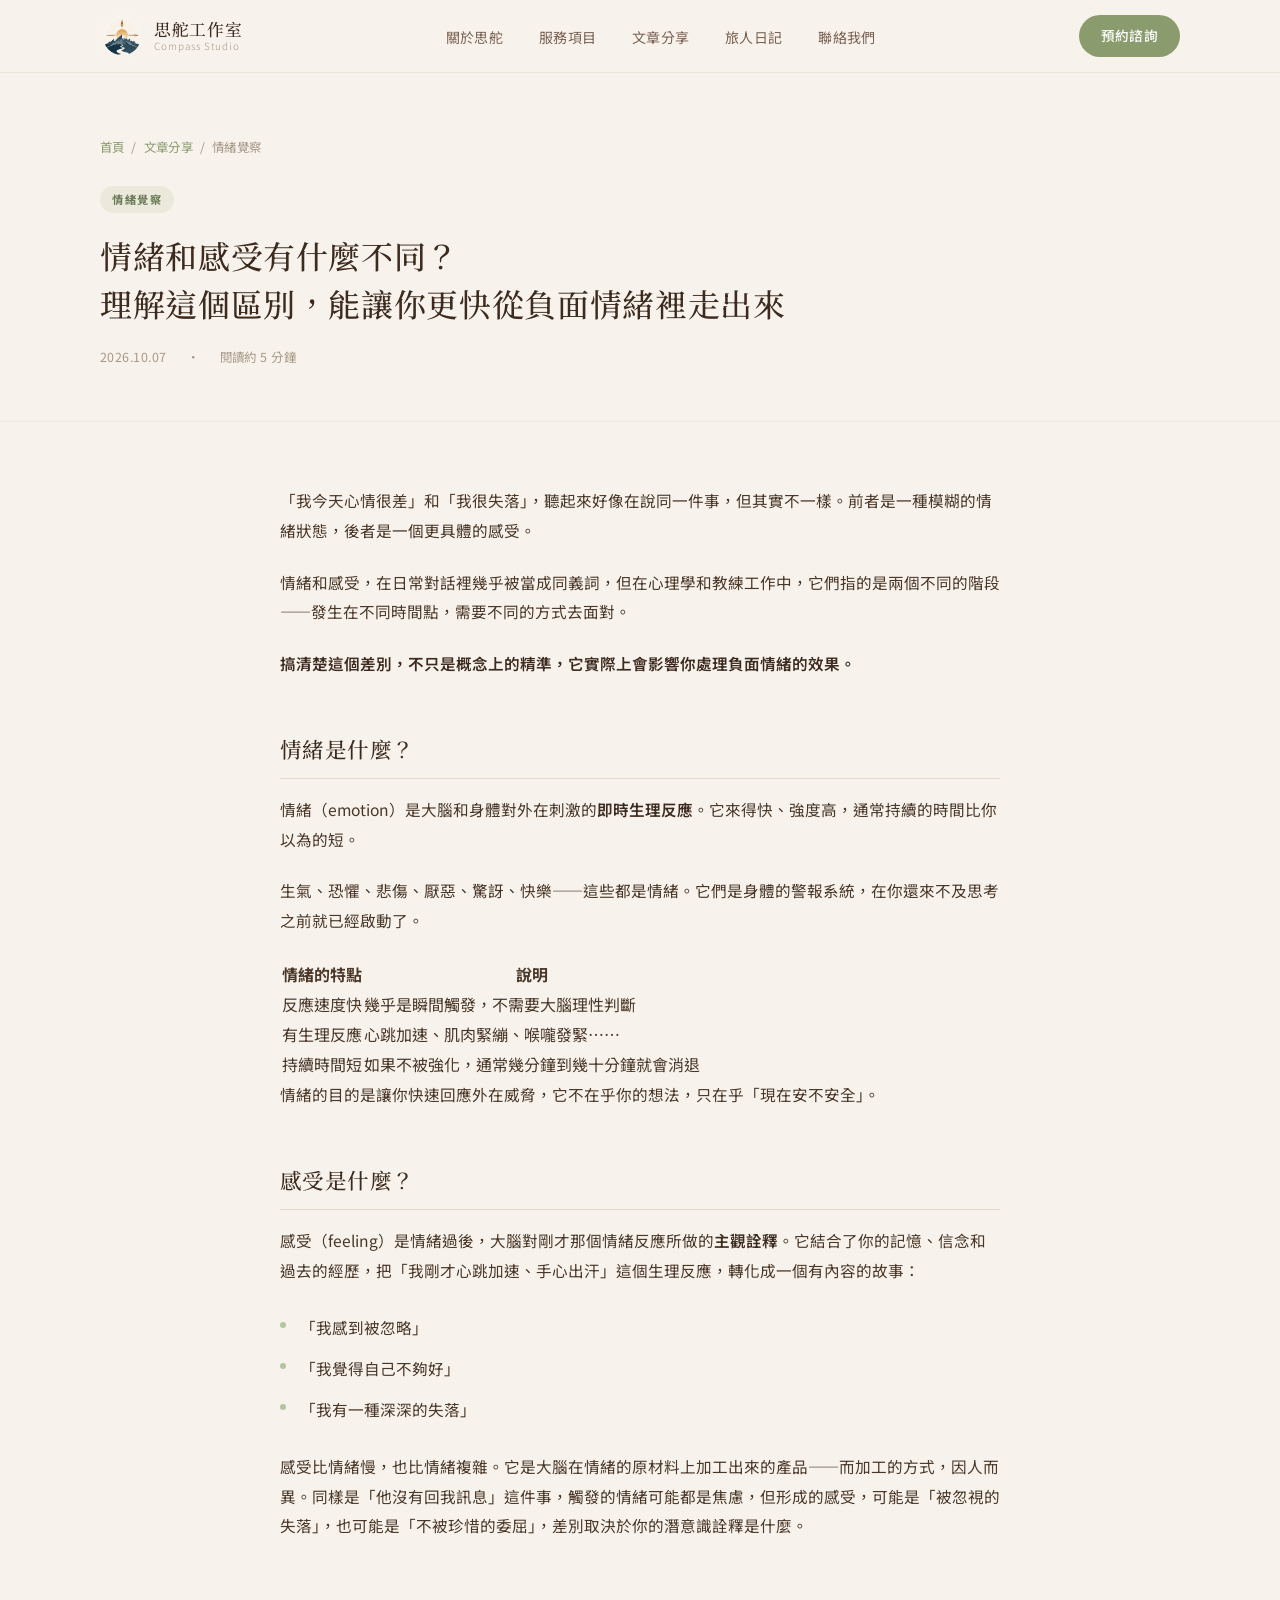
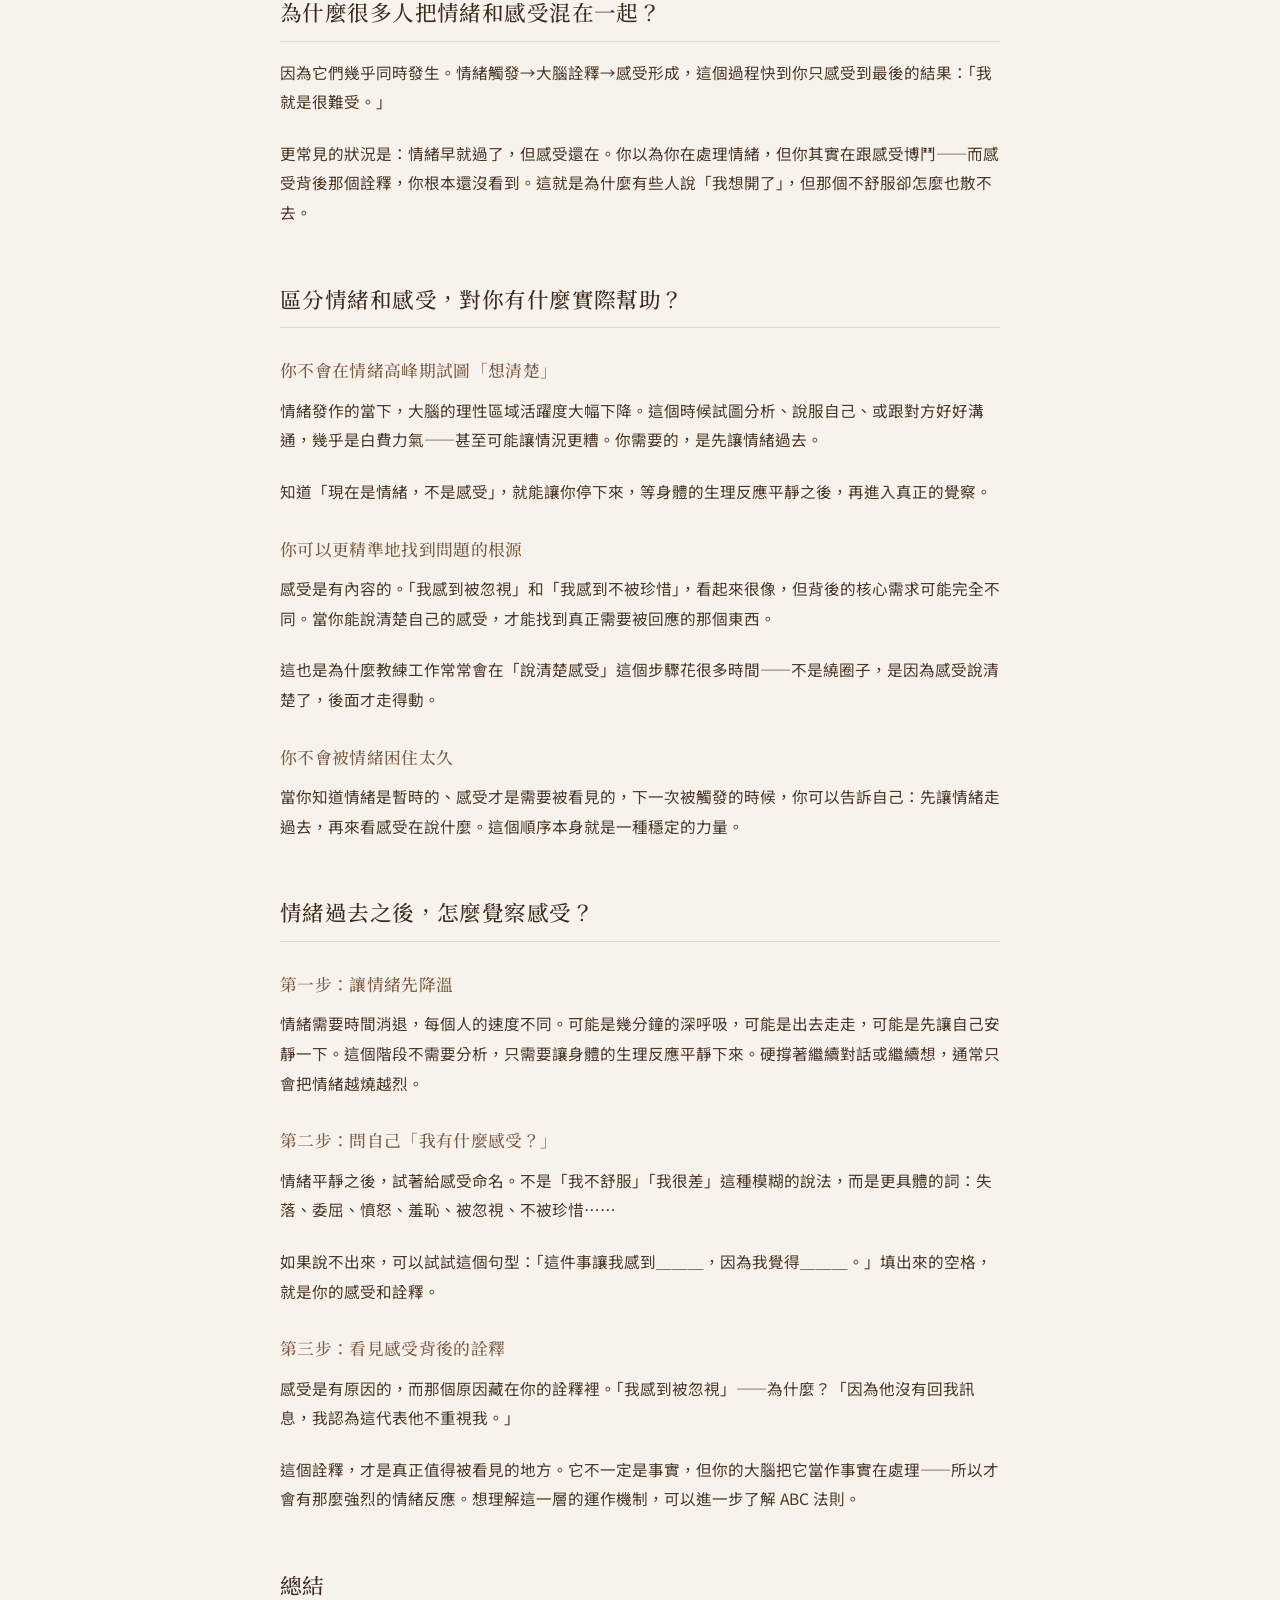
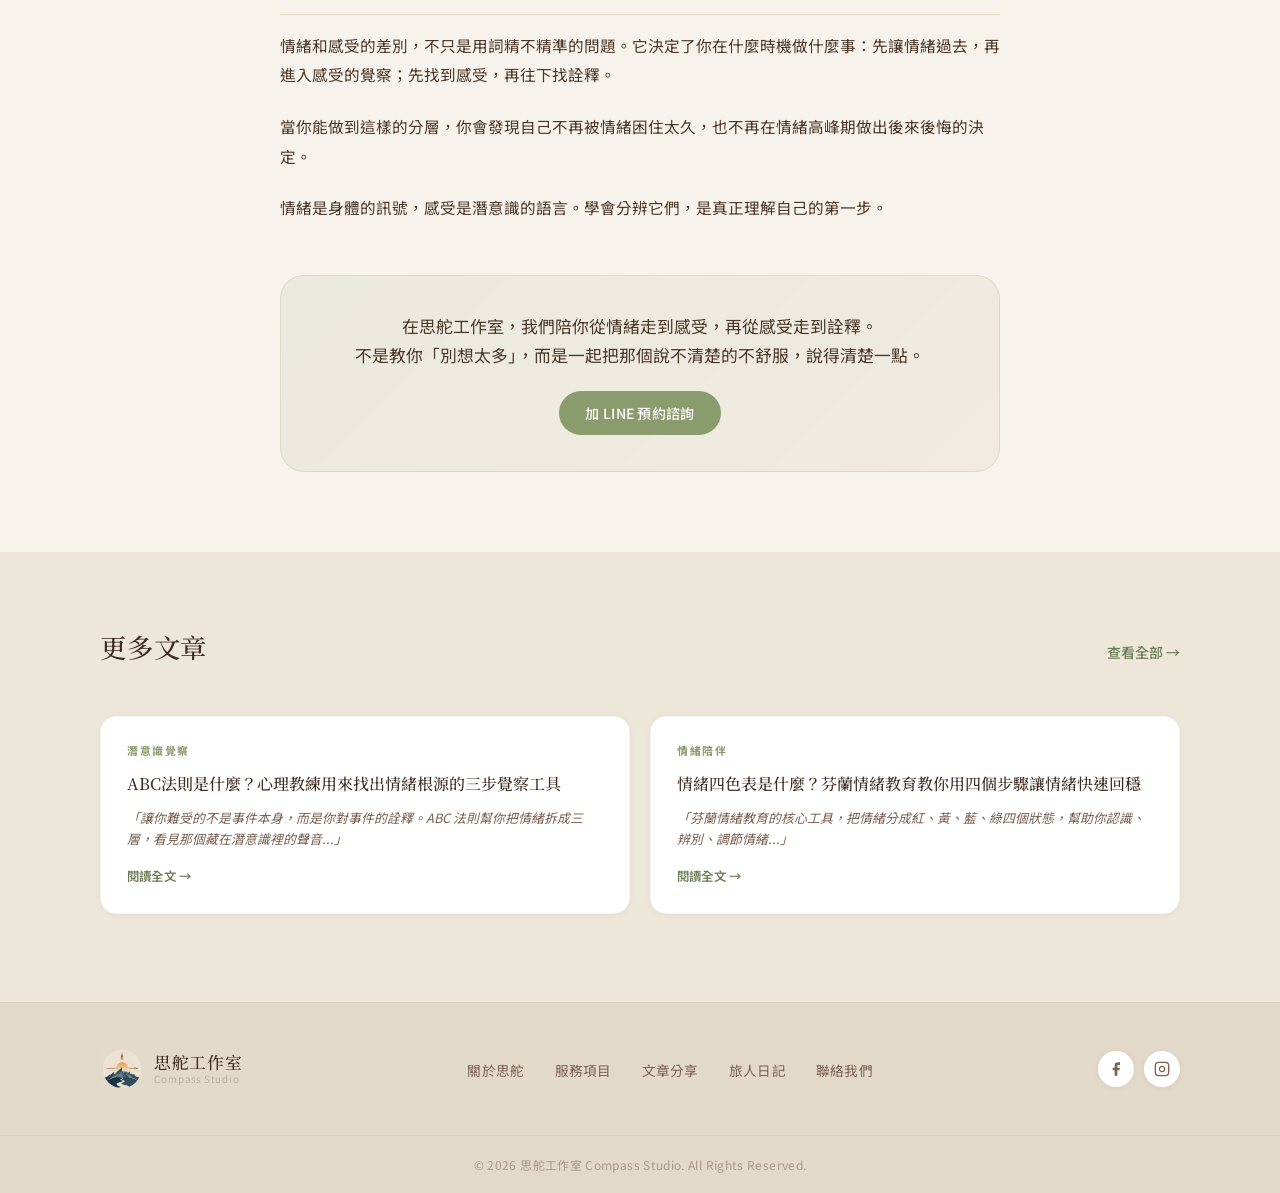
<file: articles/情緒和感受有什麼不同-走出負面情緒的關鍵.html>
<!DOCTYPE html>
<html lang="zh-TW">
<head>
  <meta charset="UTF-8">
  <meta name="viewport" content="width=device-width, initial-scale=1.0">
  <title>情緒和感受有什麼不同？理解這個區別，能讓你更快從負面情緒裡走出來｜思舵工作室</title>
  <link rel="preconnect" href="https://fonts.googleapis.com">
  <link rel="preconnect" href="https://fonts.gstatic.com" crossorigin>
  <link href="https://fonts.googleapis.com/css2?family=Noto+Serif+TC:wght@300;400;500;700&family=Noto+Sans+TC:wght@300;400;500&display=swap" rel="stylesheet">
  <link rel="stylesheet" href="../css/styles.css">
  <meta name="description" content="情緒和感受聽起來像同一件事，但心理學上它們發生在不同時間點。搞清楚這個差別，能讓你在對的時機做對的事，更快從負面情緒裡走出來。">
  <link rel="canonical" href="https://compasscoachstudio.github.io/compass-coach-studio/articles/情緒和感受有什麼不同-走出負面情緒的關鍵.html">
  <meta property="og:type" content="article">
  <meta property="og:title" content="情緒和感受有什麼不同？理解這個區別，能讓你更快從負面情緒裡走出來">
  <meta property="og:description" content="情緒是即時的生理反應，感受是大腦事後的詮釋。搞清楚兩者的差別，處理情緒的方式和效果會完全不同。">
  <meta property="og:url" content="https://compasscoachstudio.github.io/compass-coach-studio/articles/情緒和感受有什麼不同-走出負面情緒的關鍵.html">
  <meta property="og:image" content="https://compasscoachstudio.github.io/compass-coach-studio/LOGO/LOGO2_nobg.png">
  <meta property="og:locale" content="zh_TW">
  <meta property="article:published_time" content="2026-10-07">
  <script type="application/ld+json">
  {
    "@context": "https://schema.org",
    "@type": "Article",
    "headline": "情緒和感受有什麼不同？理解這個區別，能讓你更快從負面情緒裡走出來",
    "description": "情緒是即時的生理反應，感受是大腦事後形成的主觀詮釋。理解兩者差別，能讓你在對的時機做對的事。",
    "datePublished": "2026-10-07",
    "author": { "@type": "Organization", "name": "思舵工作室" },
    "publisher": { "@type": "Organization", "name": "思舵工作室", "url": "https://compasscoachstudio.github.io/compass-coach-studio/" },
    "keywords": ["情緒", "感受", "情緒覺察", "負面情緒", "情緒管理", "潛意識"]
  }
  </script>
</head>
<body>

  <!-- Navigation -->
  <nav class="navbar">
    <div class="container nav-inner">
      <a href="../index.html" class="logo">
        <img src="../LOGO/LOGO2_nobg.png" alt="思舵工作室" class="logo-img">
        <div class="logo-text">
          <span class="logo-primary">思舵工作室</span>
          <span class="logo-secondary">Compass Studio</span>
        </div>
      </a>
      <ul class="nav-menu">
        <li><a href="../index.html#about">關於思舵</a></li>
        <li><a href="../index.html#services">服務項目</a></li>
        <li><a href="../index.html#articles">文章分享</a></li>
        <li><a href="../index.html#journal">旅人日記</a></li>
        <li><a href="../index.html#contact">聯絡我們</a></li>
      </ul>
      <a href="../index.html#booking" class="btn btn-nav">預約諮詢</a>
      <button class="nav-toggle" aria-label="開啟選單" aria-expanded="false">
        <span></span><span></span><span></span>
      </button>
    </div>
  </nav>

  <!-- Article Hero -->
  <section class="article-hero">
    <div class="container">
      <div class="article-breadcrumb">
        <a href="../index.html">首頁</a> &nbsp;/&nbsp; <a href="../index.html#articles">文章分享</a> &nbsp;/&nbsp; 情緒覺察
      </div>
      <div class="article-category-badge">情緒覺察</div>
      <h1>情緒和感受有什麼不同？<br>理解這個區別，能讓你更快從負面情緒裡走出來</h1>
      <div class="article-meta-row">
        <span>2026.10.07</span>
        <span>·</span>
        <span>閱讀約 5 分鐘</span>
      </div>
    </div>
  </section>

  <!-- Article Body -->
  <section class="article-body">
    <div class="container">
      <div class="article-inner">
        <div class="article-content">

          <p>「我今天心情很差」和「我很失落」，聽起來好像在說同一件事，但其實不一樣。前者是一種模糊的情緒狀態，後者是一個更具體的感受。</p>

          <p>情緒和感受，在日常對話裡幾乎被當成同義詞，但在心理學和教練工作中，它們指的是兩個不同的階段——發生在不同時間點，需要不同的方式去面對。</p>

          <p><strong>搞清楚這個差別，不只是概念上的精準，它實際上會影響你處理負面情緒的效果。</strong></p>

          <h2>情緒是什麼？</h2>

          <p>情緒（emotion）是大腦和身體對外在刺激的<strong>即時生理反應</strong>。它來得快、強度高，通常持續的時間比你以為的短。</p>

          <p>生氣、恐懼、悲傷、厭惡、驚訝、快樂——這些都是情緒。它們是身體的警報系統，在你還來不及思考之前就已經啟動了。</p>

          <table>
            <thead>
              <tr>
                <th>情緒的特點</th>
                <th>說明</th>
              </tr>
            </thead>
            <tbody>
              <tr>
                <td>反應速度快</td>
                <td>幾乎是瞬間觸發，不需要大腦理性判斷</td>
              </tr>
              <tr>
                <td>有生理反應</td>
                <td>心跳加速、肌肉緊繃、喉嚨發緊……</td>
              </tr>
              <tr>
                <td>持續時間短</td>
                <td>如果不被強化，通常幾分鐘到幾十分鐘就會消退</td>
              </tr>
            </tbody>
          </table>

          <p>情緒的目的是讓你快速回應外在威脅，它不在乎你的想法，只在乎「現在安不安全」。</p>

          <h2>感受是什麼？</h2>

          <p>感受（feeling）是情緒過後，大腦對剛才那個情緒反應所做的<strong>主觀詮釋</strong>。它結合了你的記憶、信念和過去的經歷，把「我剛才心跳加速、手心出汗」這個生理反應，轉化成一個有內容的故事：</p>

          <ul>
            <li>「我感到被忽略」</li>
            <li>「我覺得自己不夠好」</li>
            <li>「我有一種深深的失落」</li>
          </ul>

          <p>感受比情緒慢，也比情緒複雜。它是大腦在情緒的原材料上加工出來的產品——而加工的方式，因人而異。同樣是「他沒有回我訊息」這件事，觸發的情緒可能都是焦慮，但形成的感受，可能是「被忽視的失落」，也可能是「不被珍惜的委屈」，差別取決於你的潛意識詮釋是什麼。</p>

          <h2>為什麼很多人把情緒和感受混在一起？</h2>

          <p>因為它們幾乎同時發生。情緒觸發→大腦詮釋→感受形成，這個過程快到你只感受到最後的結果：「我就是很難受。」</p>

          <p>更常見的狀況是：情緒早就過了，但感受還在。你以為你在處理情緒，但你其實在跟感受博鬥——而感受背後那個詮釋，你根本還沒看到。這就是為什麼有些人說「我想開了」，但那個不舒服卻怎麼也散不去。</p>

          <h2>區分情緒和感受，對你有什麼實際幫助？</h2>

          <h3>你不會在情緒高峰期試圖「想清楚」</h3>

          <p>情緒發作的當下，大腦的理性區域活躍度大幅下降。這個時候試圖分析、說服自己、或跟對方好好溝通，幾乎是白費力氣——甚至可能讓情況更糟。你需要的，是先讓情緒過去。</p>

          <p>知道「現在是情緒，不是感受」，就能讓你停下來，等身體的生理反應平靜之後，再進入真正的覺察。</p>

          <h3>你可以更精準地找到問題的根源</h3>

          <p>感受是有內容的。「我感到被忽視」和「我感到不被珍惜」，看起來很像，但背後的核心需求可能完全不同。當你能說清楚自己的感受，才能找到真正需要被回應的那個東西。</p>

          <p>這也是為什麼教練工作常常會在「說清楚感受」這個步驟花很多時間——不是繞圈子，是因為感受說清楚了，後面才走得動。</p>

          <h3>你不會被情緒困住太久</h3>

          <p>當你知道情緒是暫時的、感受才是需要被看見的，下一次被觸發的時候，你可以告訴自己：先讓情緒走過去，再來看感受在說什麼。這個順序本身就是一種穩定的力量。</p>

          <h2>情緒過去之後，怎麼覺察感受？</h2>

          <h3>第一步：讓情緒先降溫</h3>

          <p>情緒需要時間消退，每個人的速度不同。可能是幾分鐘的深呼吸，可能是出去走走，可能是先讓自己安靜一下。這個階段不需要分析，只需要讓身體的生理反應平靜下來。硬撐著繼續對話或繼續想，通常只會把情緒越燒越烈。</p>

          <h3>第二步：問自己「我有什麼感受？」</h3>

          <p>情緒平靜之後，試著給感受命名。不是「我不舒服」「我很差」這種模糊的說法，而是更具體的詞：失落、委屈、憤怒、羞恥、被忽視、不被珍惜……</p>

          <p>如果說不出來，可以試試這個句型：「這件事讓我感到＿＿＿，因為我覺得＿＿＿。」填出來的空格，就是你的感受和詮釋。</p>

          <h3>第三步：看見感受背後的詮釋</h3>

          <p>感受是有原因的，而那個原因藏在你的詮釋裡。「我感到被忽視」——為什麼？「因為他沒有回我訊息，我認為這代表他不重視我。」</p>

          <p>這個詮釋，才是真正值得被看見的地方。它不一定是事實，但你的大腦把它當作事實在處理——所以才會有那麼強烈的情緒反應。想理解這一層的運作機制，可以進一步了解 <a href="ABC法則-找出情緒根源的覺察工具.html">ABC 法則</a>。</p>

          <h2>總結</h2>

          <p>情緒和感受的差別，不只是用詞精不精準的問題。它決定了你在什麼時機做什麼事：先讓情緒過去，再進入感受的覺察；先找到感受，再往下找詮釋。</p>

          <p>當你能做到這樣的分層，你會發現自己不再被情緒困住太久，也不再在情緒高峰期做出後來後悔的決定。</p>

          <p>情緒是身體的訊號，感受是潛意識的語言。學會分辨它們，是真正理解自己的第一步。</p>

        </div>

        <!-- Article CTA -->
        <div class="article-cta-block">
          <p>在思舵工作室，我們陪你從情緒走到感受，再從感受走到詮釋。<br>不是教你「別想太多」，而是一起把那個說不清楚的不舒服，說得清楚一點。</p>
          <a href="../index.html#booking" class="btn btn-primary">加 LINE 預約諮詢</a>
        </div>

      </div>
    </div>
  </section>

  <!-- More Articles -->
  <section class="more-articles">
    <div class="container">
      <div class="more-articles-header">
        <h2 class="section-title left">更多文章</h2>
        <a href="index.html" class="link-all">查看全部 →</a>
      </div>
      <div class="articles-card-grid">
        <a href="ABC法則-找出情緒根源的覺察工具.html" class="article-card-sm">
          <span class="card-label">潛意識覺察</span>
          <div class="card-title">ABC法則是什麼？心理教練用來找出情緒根源的三步覺察工具</div>
          <div class="card-excerpt">「讓你難受的不是事件本身，而是你對事件的詮釋。ABC 法則幫你把情緒拆成三層，看見那個藏在潛意識裡的聲音...」</div>
          <span class="card-read-link">閱讀全文 →</span>
        </a>
        <a href="情緒四色表-芬蘭情緒教育.html" class="article-card-sm">
          <span class="card-label">情緒陪伴</span>
          <div class="card-title">情緒四色表是什麼？芬蘭情緒教育教你用四個步驟讓情緒快速回穩</div>
          <div class="card-excerpt">「芬蘭情緒教育的核心工具，把情緒分成紅、黃、藍、綠四個狀態，幫助你認識、辨別、調節情緒...」</div>
          <span class="card-read-link">閱讀全文 →</span>
        </a>
      </div>
    </div>
  </section>

  <!-- Footer -->
  <footer class="footer" id="contact">
    <div class="container footer-top">
      <a href="../index.html" class="logo">
        <img src="../LOGO/LOGO2_nobg.png" alt="思舵工作室" class="logo-img">
        <div class="logo-text">
          <span class="logo-primary">思舵工作室</span>
          <span class="logo-secondary">Compass Studio</span>
        </div>
      </a>
      <ul class="footer-nav">
        <li><a href="../index.html#about">關於思舵</a></li>
        <li><a href="../index.html#services">服務項目</a></li>
        <li><a href="../index.html#articles">文章分享</a></li>
        <li><a href="../index.html#journal">旅人日記</a></li>
        <li><a href="../index.html#contact">聯絡我們</a></li>
      </ul>
      <div class="footer-social">
        <a href="#" class="social-btn" aria-label="Facebook">
          <svg width="16" height="16" viewBox="0 0 24 24" fill="currentColor">
            <path d="M18 2h-3a5 5 0 0 0-5 5v3H7v4h3v8h4v-8h3l1-4h-4V7a1 1 0 0 1 1-1h3z"/>
          </svg>
        </a>
        <a href="#" class="social-btn" aria-label="Instagram">
          <svg width="16" height="16" viewBox="0 0 24 24" fill="none" stroke="currentColor" stroke-width="2">
            <rect x="2" y="2" width="20" height="20" rx="5" ry="5"/>
            <path d="M16 11.37A4 4 0 1 1 12.63 8 4 4 0 0 1 16 11.37z"/>
            <line x1="17.5" y1="6.5" x2="17.51" y2="6.5"/>
          </svg>
        </a>
      </div>
    </div>
    <div class="footer-bottom">
      <p>© 2026 思舵工作室 Compass Studio. All Rights Reserved.</p>
    </div>
  </footer>

  <script>
    const navToggle = document.querySelector('.nav-toggle');
    const navMenu = document.querySelector('.nav-menu');
    navToggle.addEventListener('click', () => {
      const expanded = navToggle.getAttribute('aria-expanded') === 'true';
      navToggle.setAttribute('aria-expanded', String(!expanded));
      navMenu.classList.toggle('open');
      navToggle.classList.toggle('open');
    });
    document.querySelectorAll('.nav-menu a').forEach(link => {
      link.addEventListener('click', () => {
        navMenu.classList.remove('open');
        navToggle.classList.remove('open');
        navToggle.setAttribute('aria-expanded', 'false');
      });
    });
  </script>

</body>
</html>
</file>
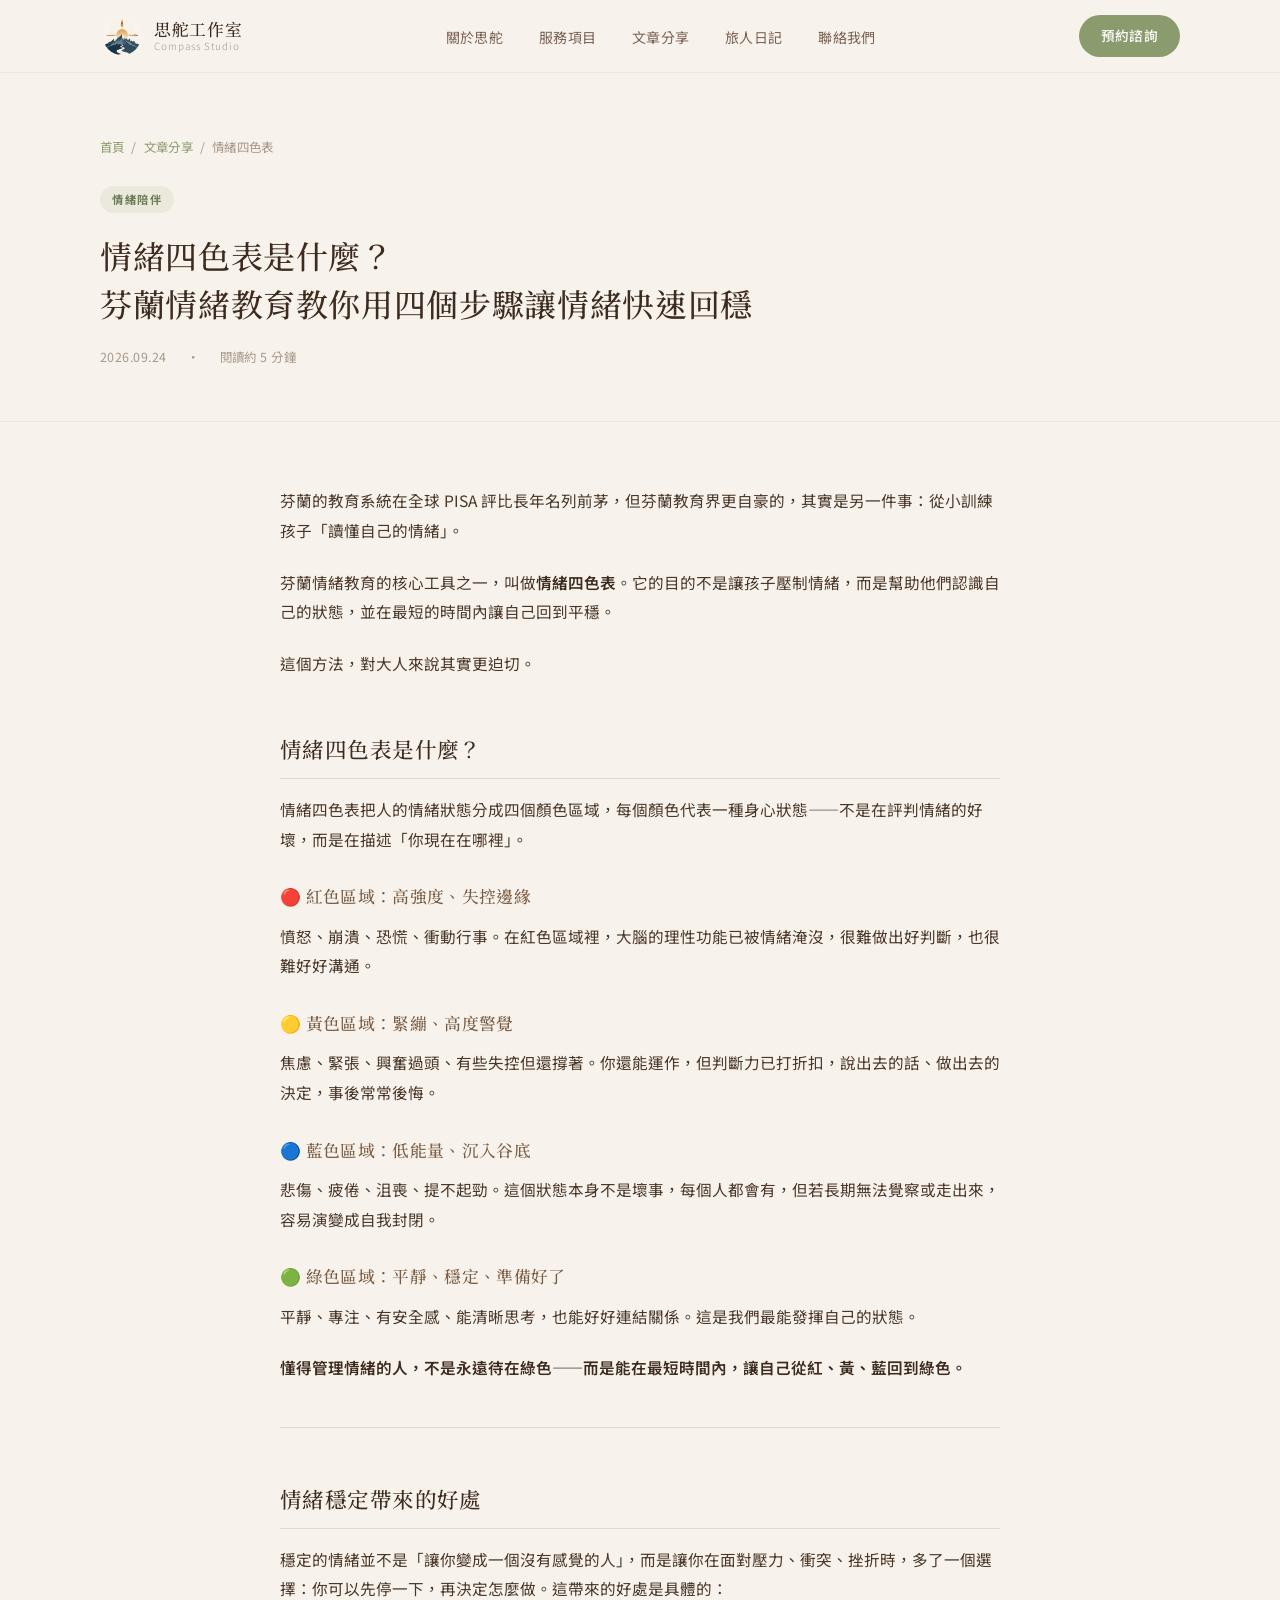
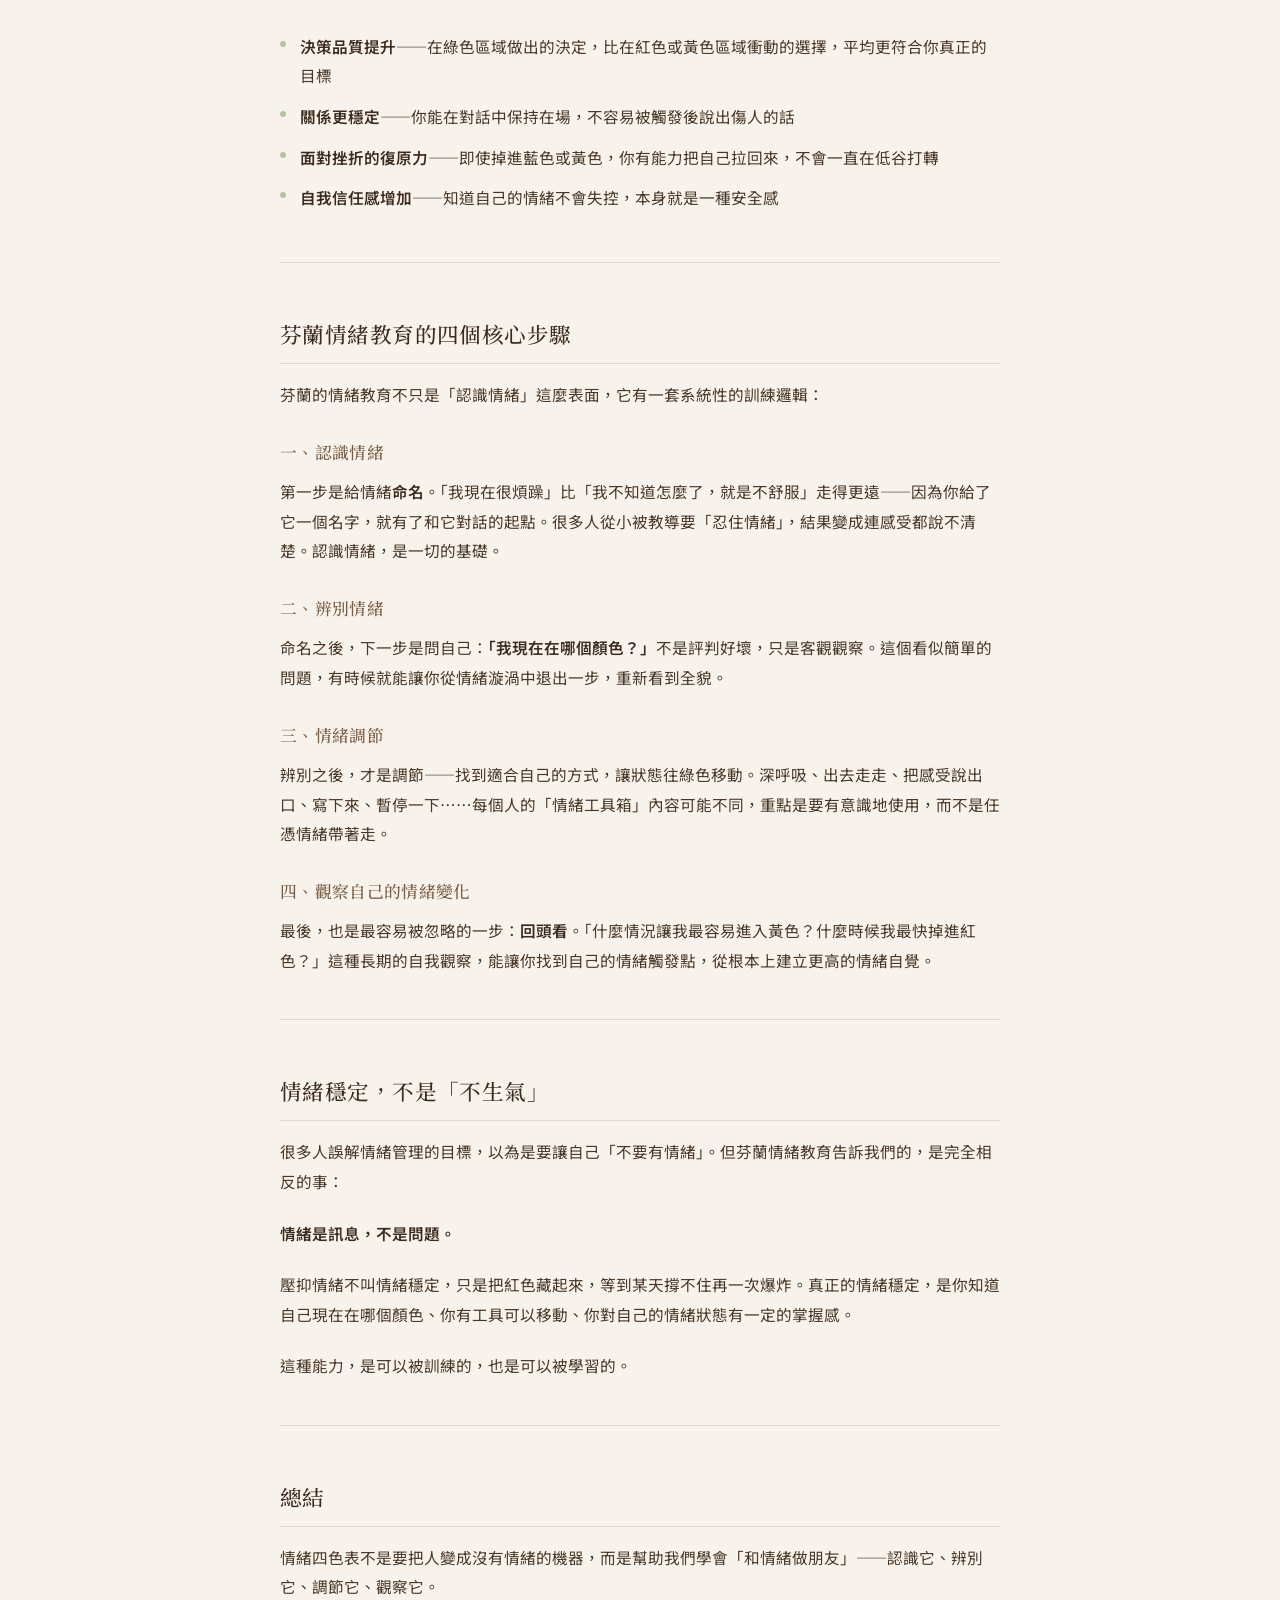
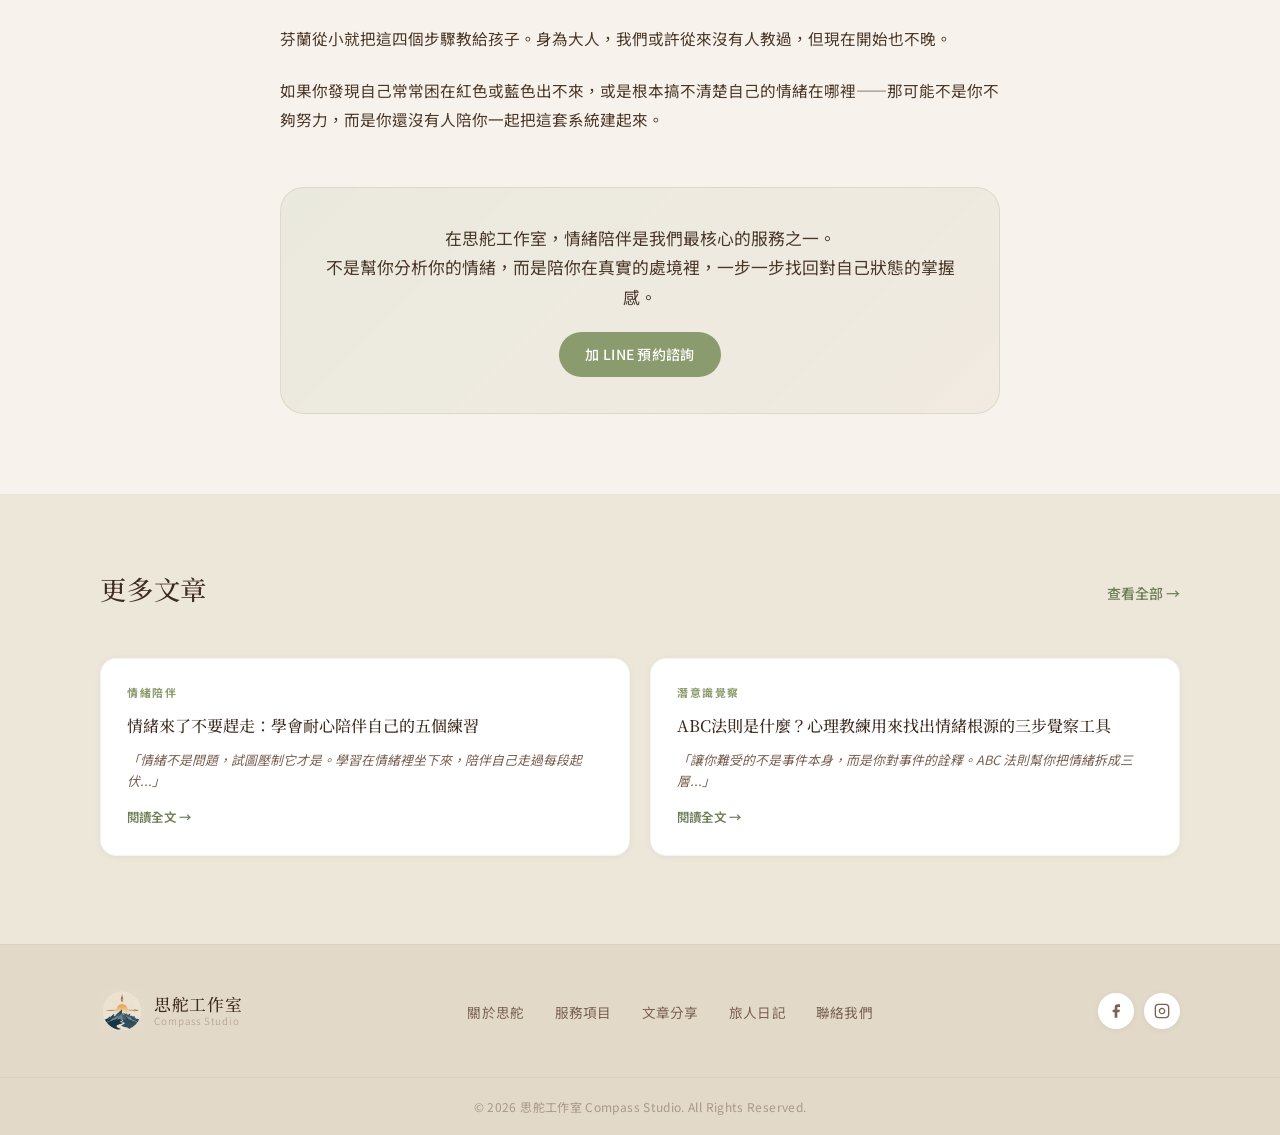
<file: articles/情緒四色表-芬蘭情緒教育.html>
<!DOCTYPE html>
<html lang="zh-TW">
<head>
  <meta charset="UTF-8">
  <meta name="viewport" content="width=device-width, initial-scale=1.0">
  <title>情緒四色表是什麼？芬蘭情緒教育教你用四個步驟讓情緒快速回穩｜思舵工作室</title>
  <link rel="preconnect" href="https://fonts.googleapis.com">
  <link rel="preconnect" href="https://fonts.gstatic.com" crossorigin>
  <link href="https://fonts.googleapis.com/css2?family=Noto+Serif+TC:wght@300;400;500;700&family=Noto+Sans+TC:wght@300;400;500&display=swap" rel="stylesheet">
  <link rel="stylesheet" href="../css/styles.css">
  <meta name="description" content="芬蘭情緒教育的核心工具「情緒四色表」，把情緒分成紅、黃、藍、綠四個狀態，幫助你認識、辨別、調節情緒，讓自己在最短時間回到平穩的綠色區域。">
  <link rel="canonical" href="https://compasscoachstudio.github.io/compass-coach-studio/articles/情緒四色表-芬蘭情緒教育.html">
  <meta property="og:type" content="article">
  <meta property="og:title" content="情緒四色表是什麼？芬蘭情緒教育教你用四個步驟讓情緒快速回穩">
  <meta property="og:description" content="芬蘭情緒教育的核心工具「情緒四色表」，把情緒分成紅、黃、藍、綠四個狀態，幫助你認識、辨別、調節情緒，讓自己在最短時間回到平穩。">
  <meta property="og:url" content="https://compasscoachstudio.github.io/compass-coach-studio/articles/情緒四色表-芬蘭情緒教育.html">
  <meta property="og:image" content="https://compasscoachstudio.github.io/compass-coach-studio/LOGO/LOGO2_nobg.png">
  <meta property="og:locale" content="zh_TW">
  <meta property="article:published_time" content="2026-09-24">
  <script type="application/ld+json">
  {
    "@context": "https://schema.org",
    "@type": "Article",
    "headline": "情緒四色表是什麼？芬蘭情緒教育教你用四個步驟讓情緒快速回穩",
    "description": "芬蘭情緒教育的核心工具「情緒四色表」，幫助你認識、辨別、調節情緒，讓自己在最短時間回到平穩的綠色區域。",
    "datePublished": "2026-09-24",
    "author": { "@type": "Organization", "name": "思舵工作室" },
    "publisher": { "@type": "Organization", "name": "思舵工作室", "url": "https://compasscoachstudio.github.io/compass-coach-studio/" },
    "keywords": ["情緒四色表", "芬蘭情緒教育", "情緒調節", "情緒管理", "情緒穩定"]
  }
  </script>
</head>
<body>

  <!-- Navigation -->
  <nav class="navbar">
    <div class="container nav-inner">
      <a href="../index.html" class="logo">
        <img src="../LOGO/LOGO2_nobg.png" alt="思舵工作室" class="logo-img">
        <div class="logo-text">
          <span class="logo-primary">思舵工作室</span>
          <span class="logo-secondary">Compass Studio</span>
        </div>
      </a>
      <ul class="nav-menu">
        <li><a href="../index.html#about">關於思舵</a></li>
        <li><a href="../index.html#services">服務項目</a></li>
        <li><a href="../index.html#articles">文章分享</a></li>
        <li><a href="../index.html#journal">旅人日記</a></li>
        <li><a href="../index.html#contact">聯絡我們</a></li>
      </ul>
      <a href="../index.html#booking" class="btn btn-nav">預約諮詢</a>
      <button class="nav-toggle" aria-label="開啟選單" aria-expanded="false">
        <span></span><span></span><span></span>
      </button>
    </div>
  </nav>

  <!-- Article Hero -->
  <section class="article-hero">
    <div class="container">
      <div class="article-breadcrumb">
        <a href="../index.html">首頁</a> &nbsp;/&nbsp; <a href="../index.html#articles">文章分享</a> &nbsp;/&nbsp; 情緒四色表
      </div>
      <div class="article-category-badge">情緒陪伴</div>
      <h1>情緒四色表是什麼？<br>芬蘭情緒教育教你用四個步驟讓情緒快速回穩</h1>
      <div class="article-meta-row">
        <span>2026.09.24</span>
        <span>·</span>
        <span>閱讀約 5 分鐘</span>
      </div>
    </div>
  </section>

  <!-- Article Body -->
  <section class="article-body">
    <div class="container">
      <div class="article-inner">
        <div class="article-content">

          <p>芬蘭的教育系統在全球 PISA 評比長年名列前茅，但芬蘭教育界更自豪的，其實是另一件事：從小訓練孩子「讀懂自己的情緒」。</p>

          <p>芬蘭情緒教育的核心工具之一，叫做<strong>情緒四色表</strong>。它的目的不是讓孩子壓制情緒，而是幫助他們認識自己的狀態，並在最短的時間內讓自己回到平穩。</p>

          <p>這個方法，對大人來說其實更迫切。</p>

          <h2>情緒四色表是什麼？</h2>

          <p>情緒四色表把人的情緒狀態分成四個顏色區域，每個顏色代表一種身心狀態——不是在評判情緒的好壞，而是在描述「你現在在哪裡」。</p>

          <h3>🔴 紅色區域：高強度、失控邊緣</h3>
          <p>憤怒、崩潰、恐慌、衝動行事。在紅色區域裡，大腦的理性功能已被情緒淹沒，很難做出好判斷，也很難好好溝通。</p>

          <h3>🟡 黃色區域：緊繃、高度警覺</h3>
          <p>焦慮、緊張、興奮過頭、有些失控但還撐著。你還能運作，但判斷力已打折扣，說出去的話、做出去的決定，事後常常後悔。</p>

          <h3>🔵 藍色區域：低能量、沉入谷底</h3>
          <p>悲傷、疲倦、沮喪、提不起勁。這個狀態本身不是壞事，每個人都會有，但若長期無法覺察或走出來，容易演變成自我封閉。</p>

          <h3>🟢 綠色區域：平靜、穩定、準備好了</h3>
          <p>平靜、專注、有安全感、能清晰思考，也能好好連結關係。這是我們最能發揮自己的狀態。</p>

          <p><strong>懂得管理情緒的人，不是永遠待在綠色——而是能在最短時間內，讓自己從紅、黃、藍回到綠色。</strong></p>

          <hr>

          <h2>情緒穩定帶來的好處</h2>

          <p>穩定的情緒並不是「讓你變成一個沒有感覺的人」，而是讓你在面對壓力、衝突、挫折時，多了一個選擇：你可以先停一下，再決定怎麼做。這帶來的好處是具體的：</p>

          <ul>
            <li><strong>決策品質提升</strong>——在綠色區域做出的決定，比在紅色或黃色區域衝動的選擇，平均更符合你真正的目標</li>
            <li><strong>關係更穩定</strong>——你能在對話中保持在場，不容易被觸發後說出傷人的話</li>
            <li><strong>面對挫折的復原力</strong>——即使掉進藍色或黃色，你有能力把自己拉回來，不會一直在低谷打轉</li>
            <li><strong>自我信任感增加</strong>——知道自己的情緒不會失控，本身就是一種安全感</li>
          </ul>

          <hr>

          <h2>芬蘭情緒教育的四個核心步驟</h2>

          <p>芬蘭的情緒教育不只是「認識情緒」這麼表面，它有一套系統性的訓練邏輯：</p>

          <h3>一、認識情緒</h3>
          <p>第一步是給情緒<strong>命名</strong>。「我現在很煩躁」比「我不知道怎麼了，就是不舒服」走得更遠——因為你給了它一個名字，就有了和它對話的起點。很多人從小被教導要「忍住情緒」，結果變成連感受都說不清楚。認識情緒，是一切的基礎。</p>

          <h3>二、辨別情緒</h3>
          <p>命名之後，下一步是問自己：<strong>「我現在在哪個顏色？」</strong>不是評判好壞，只是客觀觀察。這個看似簡單的問題，有時候就能讓你從情緒漩渦中退出一步，重新看到全貌。</p>

          <h3>三、情緒調節</h3>
          <p>辨別之後，才是調節——找到適合自己的方式，讓狀態往綠色移動。深呼吸、出去走走、把感受說出口、寫下來、暫停一下……每個人的「情緒工具箱」內容可能不同，重點是要有意識地使用，而不是任憑情緒帶著走。</p>

          <h3>四、觀察自己的情緒變化</h3>
          <p>最後，也是最容易被忽略的一步：<strong>回頭看</strong>。「什麼情況讓我最容易進入黃色？什麼時候我最快掉進紅色？」這種長期的自我觀察，能讓你找到自己的情緒觸發點，從根本上建立更高的情緒自覺。</p>

          <hr>

          <h2>情緒穩定，不是「不生氣」</h2>

          <p>很多人誤解情緒管理的目標，以為是要讓自己「不要有情緒」。但芬蘭情緒教育告訴我們的，是完全相反的事：</p>

          <p><strong>情緒是訊息，不是問題。</strong></p>

          <p>壓抑情緒不叫情緒穩定，只是把紅色藏起來，等到某天撐不住再一次爆炸。真正的情緒穩定，是你知道自己現在在哪個顏色、你有工具可以移動、你對自己的情緒狀態有一定的掌握感。</p>

          <p>這種能力，是可以被訓練的，也是可以被學習的。</p>

          <hr>

          <h2>總結</h2>

          <p>情緒四色表不是要把人變成沒有情緒的機器，而是幫助我們學會「和情緒做朋友」——認識它、辨別它、調節它、觀察它。</p>

          <p>芬蘭從小就把這四個步驟教給孩子。身為大人，我們或許從來沒有人教過，但現在開始也不晚。</p>

          <p>如果你發現自己常常困在紅色或藍色出不來，或是根本搞不清楚自己的情緒在哪裡——那可能不是你不夠努力，而是你還沒有人陪你一起把這套系統建起來。</p>

        </div>

        <!-- Article CTA -->
        <div class="article-cta-block">
          <p>在思舵工作室，情緒陪伴是我們最核心的服務之一。<br>不是幫你分析你的情緒，而是陪你在真實的處境裡，一步一步找回對自己狀態的掌握感。</p>
          <a href="../index.html#booking" class="btn btn-primary">加 LINE 預約諮詢</a>
        </div>

      </div>
    </div>
  </section>

  <!-- More Articles -->
  <section class="more-articles">
    <div class="container">
      <div class="more-articles-header">
        <h2 class="section-title left">更多文章</h2>
        <a href="index.html" class="link-all">查看全部 →</a>
      </div>
      <div class="articles-card-grid">
        <a href="情緒來了不要趕走-耐心陪伴自己.html" class="article-card-sm">
          <span class="card-label">情緒陪伴</span>
          <div class="card-title">情緒來了不要趕走：學會耐心陪伴自己的五個練習</div>
          <div class="card-excerpt">「情緒不是問題，試圖壓制它才是。學習在情緒裡坐下來，陪伴自己走過每段起伏...」</div>
          <span class="card-read-link">閱讀全文 →</span>
        </a>
        <a href="ABC法則-找出情緒根源的覺察工具.html" class="article-card-sm">
          <span class="card-label">潛意識覺察</span>
          <div class="card-title">ABC法則是什麼？心理教練用來找出情緒根源的三步覺察工具</div>
          <div class="card-excerpt">「讓你難受的不是事件本身，而是你對事件的詮釋。ABC 法則幫你把情緒拆成三層...」</div>
          <span class="card-read-link">閱讀全文 →</span>
        </a>
      </div>
    </div>
  </section>

  <!-- Footer -->
  <footer class="footer" id="contact">
    <div class="container footer-top">
      <a href="../index.html" class="logo">
        <img src="../LOGO/LOGO2_nobg.png" alt="思舵工作室" class="logo-img">
        <div class="logo-text">
          <span class="logo-primary">思舵工作室</span>
          <span class="logo-secondary">Compass Studio</span>
        </div>
      </a>
      <ul class="footer-nav">
        <li><a href="../index.html#about">關於思舵</a></li>
        <li><a href="../index.html#services">服務項目</a></li>
        <li><a href="../index.html#articles">文章分享</a></li>
        <li><a href="../index.html#journal">旅人日記</a></li>
        <li><a href="../index.html#contact">聯絡我們</a></li>
      </ul>
      <div class="footer-social">
        <a href="#" class="social-btn" aria-label="Facebook">
          <svg width="16" height="16" viewBox="0 0 24 24" fill="currentColor">
            <path d="M18 2h-3a5 5 0 0 0-5 5v3H7v4h3v8h4v-8h3l1-4h-4V7a1 1 0 0 1 1-1h3z"/>
          </svg>
        </a>
        <a href="#" class="social-btn" aria-label="Instagram">
          <svg width="16" height="16" viewBox="0 0 24 24" fill="none" stroke="currentColor" stroke-width="2">
            <rect x="2" y="2" width="20" height="20" rx="5" ry="5"/>
            <path d="M16 11.37A4 4 0 1 1 12.63 8 4 4 0 0 1 16 11.37z"/>
            <line x1="17.5" y1="6.5" x2="17.51" y2="6.5"/>
          </svg>
        </a>
      </div>
    </div>
    <div class="footer-bottom">
      <p>© 2026 思舵工作室 Compass Studio. All Rights Reserved.</p>
    </div>
  </footer>

  <script>
    const navToggle = document.querySelector('.nav-toggle');
    const navMenu = document.querySelector('.nav-menu');
    navToggle.addEventListener('click', () => {
      const expanded = navToggle.getAttribute('aria-expanded') === 'true';
      navToggle.setAttribute('aria-expanded', String(!expanded));
      navMenu.classList.toggle('open');
      navToggle.classList.toggle('open');
    });
    document.querySelectorAll('.nav-menu a').forEach(link => {
      link.addEventListener('click', () => {
        navMenu.classList.remove('open');
        navToggle.classList.remove('open');
        navToggle.setAttribute('aria-expanded', 'false');
      });
    });
  </script>

</body>
</html>
</file>
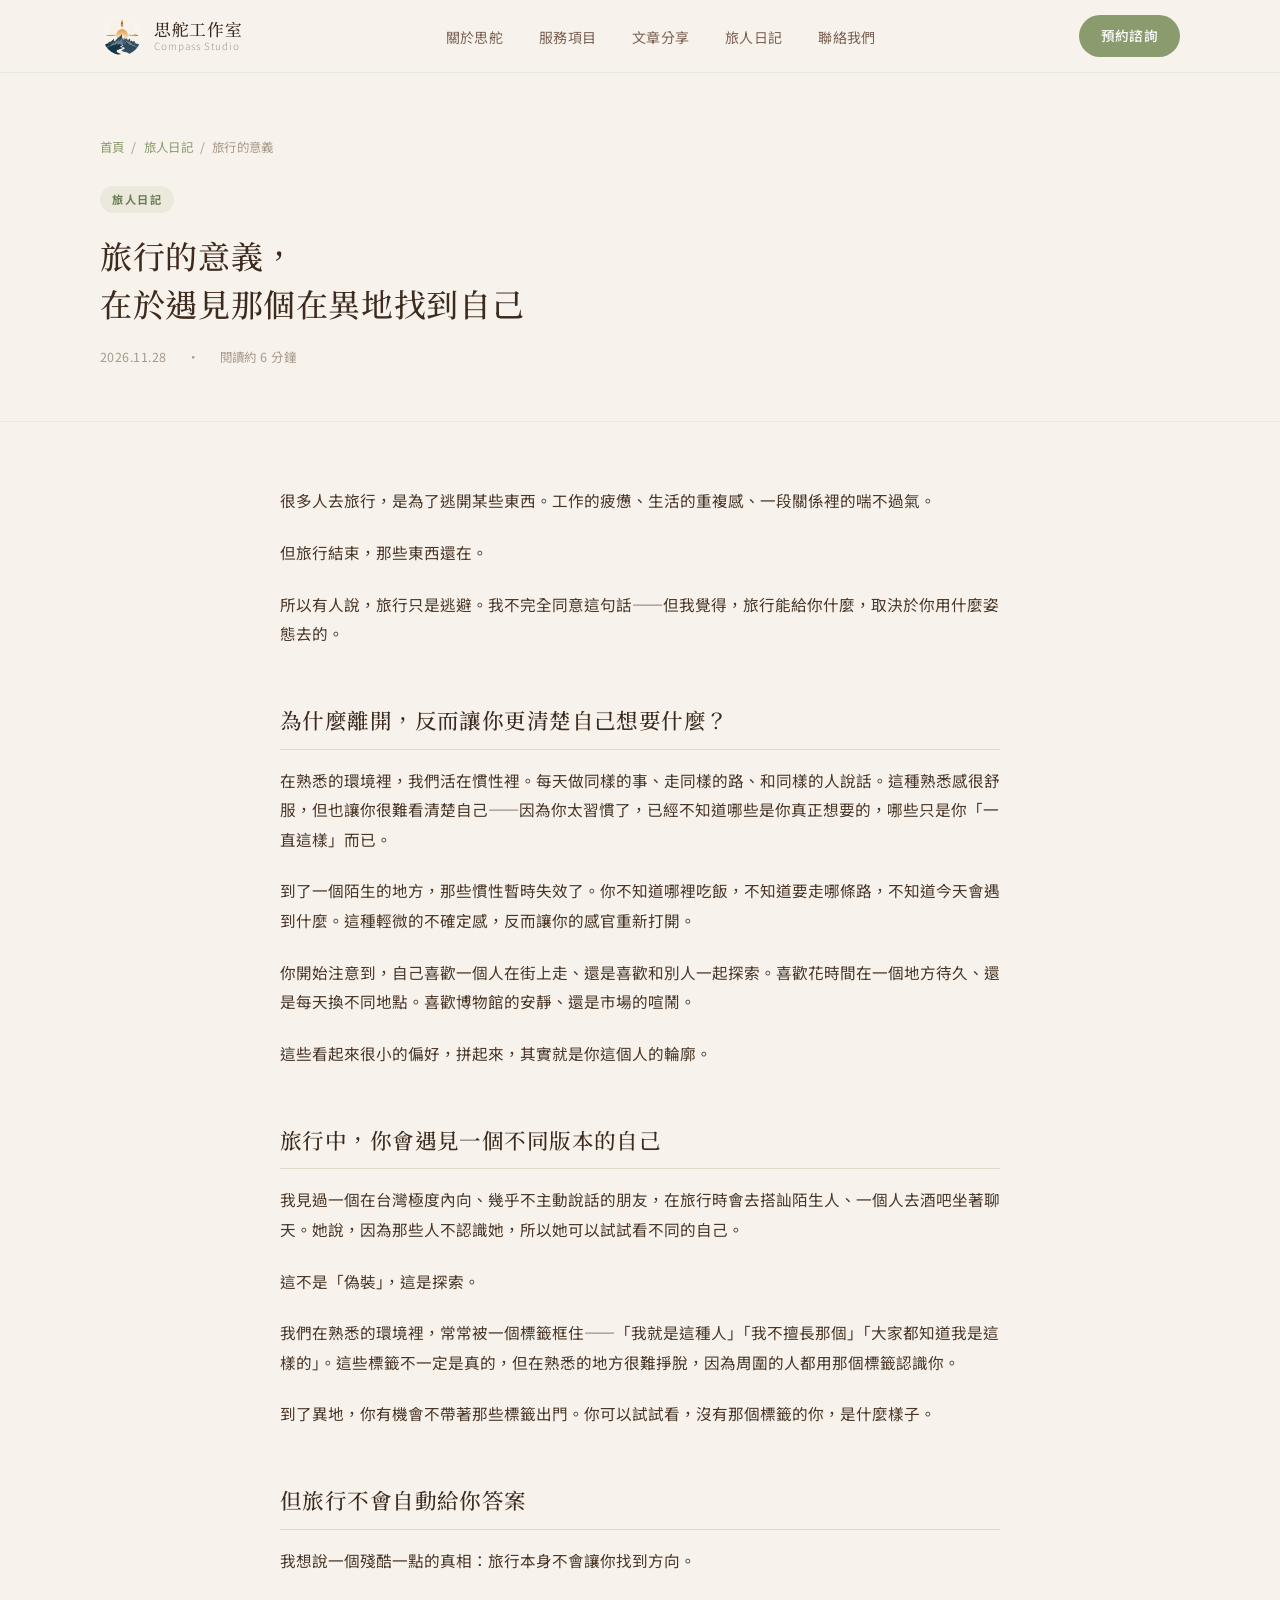
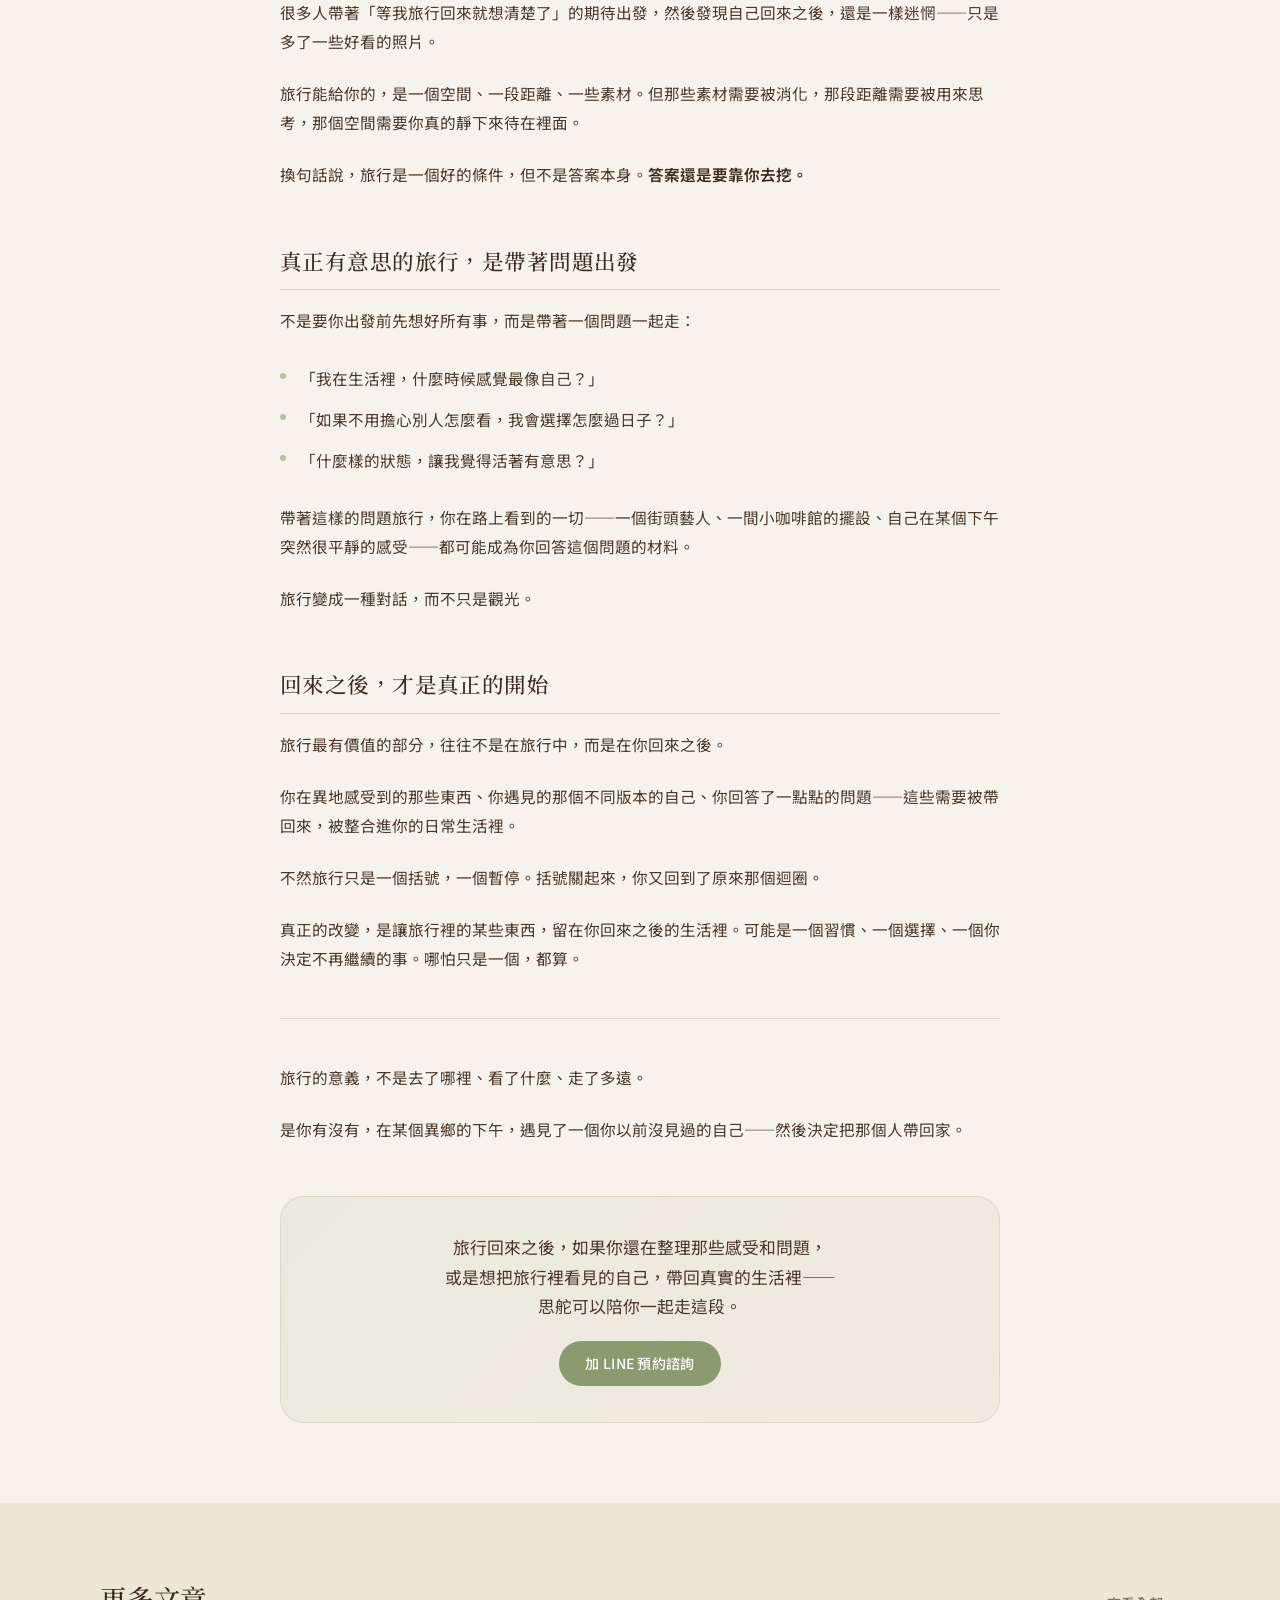
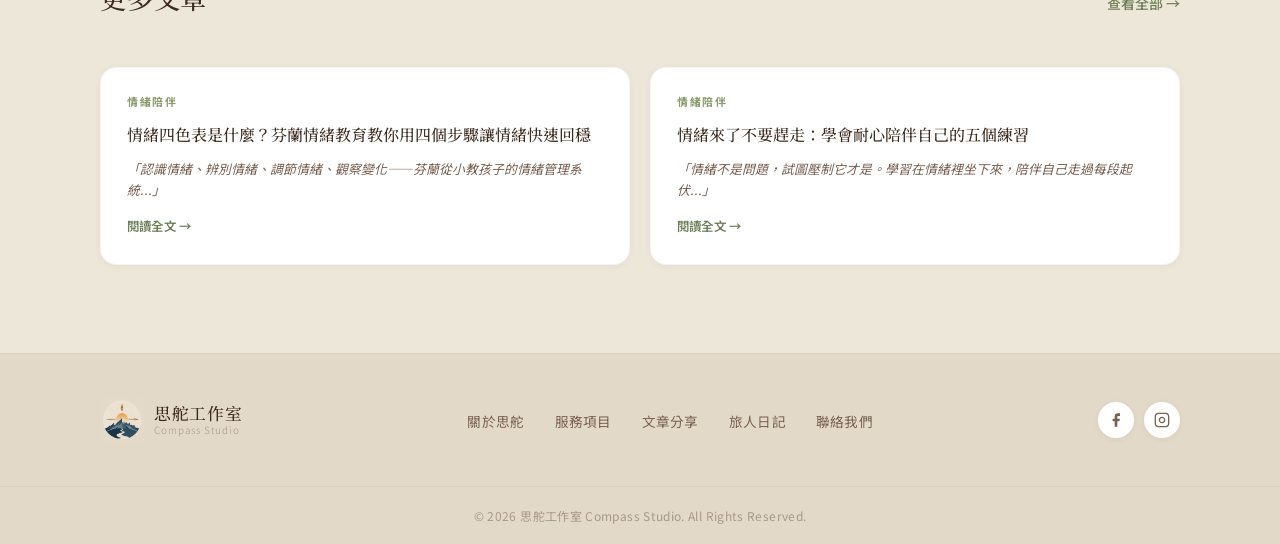
<file: articles/旅行的意義-在異地找到自己.html>
<!DOCTYPE html>
<html lang="zh-TW">
<head>
  <meta charset="UTF-8">
  <meta name="viewport" content="width=device-width, initial-scale=1.0">
  <title>旅行的意義，在於遇見那個在異地找到自己｜思舵工作室</title>
  <link rel="preconnect" href="https://fonts.googleapis.com">
  <link rel="preconnect" href="https://fonts.gstatic.com" crossorigin>
  <link href="https://fonts.googleapis.com/css2?family=Noto+Serif+TC:wght@300;400;500;700&family=Noto+Sans+TC:wght@300;400;500&display=swap" rel="stylesheet">
  <link rel="stylesheet" href="../css/styles.css">
  <meta name="description" content="離開熟悉的環境，為什麼會讓你更清楚自己想要什麼？旅行不只是換個地方待，它是一種放下慣性、重新認識自己的過程。">
  <link rel="canonical" href="https://compasscoachstudio.github.io/compass-coach-studio/articles/旅行的意義-在異地找到自己.html">
  <meta property="og:type" content="article">
  <meta property="og:title" content="旅行的意義，在於遇見那個在異地找到自己">
  <meta property="og:description" content="離開熟悉的環境，為什麼會讓你更清楚自己想要什麼？旅行不只是換個地方待，它是一種放下慣性、重新認識自己的過程。">
  <meta property="og:url" content="https://compasscoachstudio.github.io/compass-coach-studio/articles/旅行的意義-在異地找到自己.html">
  <meta property="og:image" content="https://compasscoachstudio.github.io/compass-coach-studio/LOGO/LOGO2_nobg.png">
  <meta property="og:locale" content="zh_TW">
  <meta property="article:published_time" content="2026-11-28">
  <script type="application/ld+json">
  {
    "@context": "https://schema.org",
    "@type": "Article",
    "headline": "旅行的意義，在於遇見那個在異地找到自己",
    "description": "離開熟悉的環境，為什麼會讓你更清楚自己想要什麼？旅行不只是換個地方待，它是一種放下慣性、重新認識自己的過程。",
    "datePublished": "2026-11-28",
    "author": { "@type": "Organization", "name": "思舵工作室" },
    "publisher": { "@type": "Organization", "name": "思舵工作室", "url": "https://compasscoachstudio.github.io/compass-coach-studio/" },
    "keywords": ["旅行意義", "旅行自我探索", "旅人日記", "迷惘", "找到方向"]
  }
  </script>
</head>
<body>

  <!-- Navigation -->
  <nav class="navbar">
    <div class="container nav-inner">
      <a href="../index.html" class="logo">
        <img src="../LOGO/LOGO2_nobg.png" alt="思舵工作室" class="logo-img">
        <div class="logo-text">
          <span class="logo-primary">思舵工作室</span>
          <span class="logo-secondary">Compass Studio</span>
        </div>
      </a>
      <ul class="nav-menu">
        <li><a href="../index.html#about">關於思舵</a></li>
        <li><a href="../index.html#services">服務項目</a></li>
        <li><a href="../index.html#articles">文章分享</a></li>
        <li><a href="../index.html#journal">旅人日記</a></li>
        <li><a href="../index.html#contact">聯絡我們</a></li>
      </ul>
      <a href="../index.html#booking" class="btn btn-nav">預約諮詢</a>
      <button class="nav-toggle" aria-label="開啟選單" aria-expanded="false">
        <span></span><span></span><span></span>
      </button>
    </div>
  </nav>

  <!-- Article Hero -->
  <section class="article-hero">
    <div class="container">
      <div class="article-breadcrumb">
        <a href="../index.html">首頁</a> &nbsp;/&nbsp; <a href="../index.html#articles">旅人日記</a> &nbsp;/&nbsp; 旅行的意義
      </div>
      <div class="article-category-badge">旅人日記</div>
      <h1>旅行的意義，<br>在於遇見那個在異地找到自己</h1>
      <div class="article-meta-row">
        <span>2026.11.28</span>
        <span>·</span>
        <span>閱讀約 6 分鐘</span>
      </div>
    </div>
  </section>

  <!-- Article Body -->
  <section class="article-body">
    <div class="container">
      <div class="article-inner">
        <div class="article-content">

          <p>很多人去旅行，是為了逃開某些東西。工作的疲憊、生活的重複感、一段關係裡的喘不過氣。</p>

          <p>但旅行結束，那些東西還在。</p>

          <p>所以有人說，旅行只是逃避。我不完全同意這句話——但我覺得，旅行能給你什麼，取決於你用什麼姿態去的。</p>

          <h2>為什麼離開，反而讓你更清楚自己想要什麼？</h2>

          <p>在熟悉的環境裡，我們活在慣性裡。每天做同樣的事、走同樣的路、和同樣的人說話。這種熟悉感很舒服，但也讓你很難看清楚自己——因為你太習慣了，已經不知道哪些是你真正想要的，哪些只是你「一直這樣」而已。</p>

          <p>到了一個陌生的地方，那些慣性暫時失效了。你不知道哪裡吃飯，不知道要走哪條路，不知道今天會遇到什麼。這種輕微的不確定感，反而讓你的感官重新打開。</p>

          <p>你開始注意到，自己喜歡一個人在街上走、還是喜歡和別人一起探索。喜歡花時間在一個地方待久、還是每天換不同地點。喜歡博物館的安靜、還是市場的喧鬧。</p>

          <p>這些看起來很小的偏好，拼起來，其實就是你這個人的輪廓。</p>

          <h2>旅行中，你會遇見一個不同版本的自己</h2>

          <p>我見過一個在台灣極度內向、幾乎不主動說話的朋友，在旅行時會去搭訕陌生人、一個人去酒吧坐著聊天。她說，因為那些人不認識她，所以她可以試試看不同的自己。</p>

          <p>這不是「偽裝」，這是探索。</p>

          <p>我們在熟悉的環境裡，常常被一個標籤框住——「我就是這種人」「我不擅長那個」「大家都知道我是這樣的」。這些標籤不一定是真的，但在熟悉的地方很難掙脫，因為周圍的人都用那個標籤認識你。</p>

          <p>到了異地，你有機會不帶著那些標籤出門。你可以試試看，沒有那個標籤的你，是什麼樣子。</p>

          <h2>但旅行不會自動給你答案</h2>

          <p>我想說一個殘酷一點的真相：旅行本身不會讓你找到方向。</p>

          <p>很多人帶著「等我旅行回來就想清楚了」的期待出發，然後發現自己回來之後，還是一樣迷惘——只是多了一些好看的照片。</p>

          <p>旅行能給你的，是一個空間、一段距離、一些素材。但那些素材需要被消化，那段距離需要被用來思考，那個空間需要你真的靜下來待在裡面。</p>

          <p>換句話說，旅行是一個好的條件，但不是答案本身。<strong>答案還是要靠你去挖。</strong></p>

          <h2>真正有意思的旅行，是帶著問題出發</h2>

          <p>不是要你出發前先想好所有事，而是帶著一個問題一起走：</p>

          <ul>
            <li>「我在生活裡，什麼時候感覺最像自己？」</li>
            <li>「如果不用擔心別人怎麼看，我會選擇怎麼過日子？」</li>
            <li>「什麼樣的狀態，讓我覺得活著有意思？」</li>
          </ul>

          <p>帶著這樣的問題旅行，你在路上看到的一切——一個街頭藝人、一間小咖啡館的擺設、自己在某個下午突然很平靜的感受——都可能成為你回答這個問題的材料。</p>

          <p>旅行變成一種對話，而不只是觀光。</p>

          <h2>回來之後，才是真正的開始</h2>

          <p>旅行最有價值的部分，往往不是在旅行中，而是在你回來之後。</p>

          <p>你在異地感受到的那些東西、你遇見的那個不同版本的自己、你回答了一點點的問題——這些需要被帶回來，被整合進你的日常生活裡。</p>

          <p>不然旅行只是一個括號，一個暫停。括號關起來，你又回到了原來那個迴圈。</p>

          <p>真正的改變，是讓旅行裡的某些東西，留在你回來之後的生活裡。可能是一個習慣、一個選擇、一個你決定不再繼續的事。哪怕只是一個，都算。</p>

          <hr>

          <p>旅行的意義，不是去了哪裡、看了什麼、走了多遠。</p>

          <p>是你有沒有，在某個異鄉的下午，遇見了一個你以前沒見過的自己——然後決定把那個人帶回家。</p>

        </div>

        <!-- Article CTA -->
        <div class="article-cta-block">
          <p>旅行回來之後，如果你還在整理那些感受和問題，<br>或是想把旅行裡看見的自己，帶回真實的生活裡——<br>思舵可以陪你一起走這段。</p>
          <a href="../index.html#booking" class="btn btn-primary">加 LINE 預約諮詢</a>
        </div>

      </div>
    </div>
  </section>

  <!-- More Articles -->
  <section class="more-articles">
    <div class="container">
      <div class="more-articles-header">
        <h2 class="section-title left">更多文章</h2>
        <a href="index.html" class="link-all">查看全部 →</a>
      </div>
      <div class="articles-card-grid">
        <a href="情緒四色表-芬蘭情緒教育.html" class="article-card-sm">
          <span class="card-label">情緒陪伴</span>
          <div class="card-title">情緒四色表是什麼？芬蘭情緒教育教你用四個步驟讓情緒快速回穩</div>
          <div class="card-excerpt">「認識情緒、辨別情緒、調節情緒、觀察變化——芬蘭從小教孩子的情緒管理系統...」</div>
          <span class="card-read-link">閱讀全文 →</span>
        </a>
        <a href="情緒來了不要趕走-耐心陪伴自己.html" class="article-card-sm">
          <span class="card-label">情緒陪伴</span>
          <div class="card-title">情緒來了不要趕走：學會耐心陪伴自己的五個練習</div>
          <div class="card-excerpt">「情緒不是問題，試圖壓制它才是。學習在情緒裡坐下來，陪伴自己走過每段起伏...」</div>
          <span class="card-read-link">閱讀全文 →</span>
        </a>
      </div>
    </div>
  </section>

  <!-- Footer -->
  <footer class="footer" id="contact">
    <div class="container footer-top">
      <a href="../index.html" class="logo">
        <img src="../LOGO/LOGO2_nobg.png" alt="思舵工作室" class="logo-img">
        <div class="logo-text">
          <span class="logo-primary">思舵工作室</span>
          <span class="logo-secondary">Compass Studio</span>
        </div>
      </a>
      <ul class="footer-nav">
        <li><a href="../index.html#about">關於思舵</a></li>
        <li><a href="../index.html#services">服務項目</a></li>
        <li><a href="../index.html#articles">文章分享</a></li>
        <li><a href="../index.html#journal">旅人日記</a></li>
        <li><a href="../index.html#contact">聯絡我們</a></li>
      </ul>
      <div class="footer-social">
        <a href="#" class="social-btn" aria-label="Facebook">
          <svg width="16" height="16" viewBox="0 0 24 24" fill="currentColor">
            <path d="M18 2h-3a5 5 0 0 0-5 5v3H7v4h3v8h4v-8h3l1-4h-4V7a1 1 0 0 1 1-1h3z"/>
          </svg>
        </a>
        <a href="#" class="social-btn" aria-label="Instagram">
          <svg width="16" height="16" viewBox="0 0 24 24" fill="none" stroke="currentColor" stroke-width="2">
            <rect x="2" y="2" width="20" height="20" rx="5" ry="5"/>
            <path d="M16 11.37A4 4 0 1 1 12.63 8 4 4 0 0 1 16 11.37z"/>
            <line x1="17.5" y1="6.5" x2="17.51" y2="6.5"/>
          </svg>
        </a>
      </div>
    </div>
    <div class="footer-bottom">
      <p>© 2026 思舵工作室 Compass Studio. All Rights Reserved.</p>
    </div>
  </footer>

  <script>
    const navToggle = document.querySelector('.nav-toggle');
    const navMenu = document.querySelector('.nav-menu');
    navToggle.addEventListener('click', () => {
      const expanded = navToggle.getAttribute('aria-expanded') === 'true';
      navToggle.setAttribute('aria-expanded', String(!expanded));
      navMenu.classList.toggle('open');
      navToggle.classList.toggle('open');
    });
    document.querySelectorAll('.nav-menu a').forEach(link => {
      link.addEventListener('click', () => {
        navMenu.classList.remove('open');
        navToggle.classList.remove('open');
        navToggle.setAttribute('aria-expanded', 'false');
      });
    });
  </script>

</body>
</html>
</file>
<file: css/styles.css>
/* =====================
   Variables
   ===================== */
:root {
  --cream:       #F7F3EC;
  --cream-mid:   #EDE7DA;
  --cream-dark:  #E3D9C8;
  --brown-900:   #3D2B1F;
  --brown-700:   #7A5C42;
  --brown-500:   #A88060;
  --brown-300:   #C8A888;
  --sage-700:    #6B7D55;
  --sage-500:    #8A9B6E;
  --sage-300:    #B5C4A0;
  --text:        #4A3728;
  --text-soft:   #7A6152;
  --text-muted:  #A89888;
  --white:       #FFFFFF;

  --shadow-xs:   0 1px 6px rgba(61, 43, 31, 0.06);
  --shadow-sm:   0 2px 14px rgba(61, 43, 31, 0.09);
  --shadow-md:   0 6px 28px rgba(61, 43, 31, 0.13);
  --shadow-lg:   0 12px 48px rgba(61, 43, 31, 0.18);

  --r-sm:  8px;
  --r-md:  16px;
  --r-lg:  24px;
  --r-xl:  32px;

  --font-serif: 'Noto Serif TC', 'STSong', 'SimSun', serif;
  --font-sans:  'Noto Sans TC', 'Microsoft JhengHei', 'PingFang TC', sans-serif;
}

/* =====================
   Reset
   ===================== */
*, *::before, *::after { box-sizing: border-box; margin: 0; padding: 0; }
html { scroll-behavior: smooth; font-size: 16px; }
body { font-family: var(--font-sans); background: var(--cream); color: var(--text); line-height: 1.75; -webkit-font-smoothing: antialiased; }
a { text-decoration: none; color: inherit; }
ul { list-style: none; }
img { display: block; max-width: 100%; }

.container {
  max-width: 1160px;
  margin: 0 auto;
  padding: 0 40px;
}

/* =====================
   Navigation
   ===================== */
.navbar {
  position: sticky;
  top: 0;
  z-index: 200;
  background: rgba(247, 243, 236, 0.94);
  backdrop-filter: blur(16px);
  -webkit-backdrop-filter: blur(16px);
  border-bottom: 1px solid rgba(138, 155, 110, 0.14);
}

.nav-inner {
  display: flex;
  align-items: center;
  justify-content: space-between;
  height: 72px;
}

.logo {
  display: flex;
  align-items: center;
  gap: 10px;
}

.logo-mark { flex-shrink: 0; display: flex; }

.logo-img {
  width: 44px;
  height: 44px;
  object-fit: contain;
  flex-shrink: 0;
}

.logo-text {
  display: flex;
  flex-direction: column;
  line-height: 1;
  gap: 3px;
}

.logo-primary {
  font-family: var(--font-serif);
  font-size: 1.05rem;
  font-weight: 500;
  color: var(--brown-900);
  letter-spacing: 0.04em;
}

.logo-secondary {
  font-size: 0.62rem;
  color: var(--text-muted);
  letter-spacing: 0.1em;
  font-weight: 300;
}

.nav-menu {
  display: flex;
  align-items: center;
  gap: 36px;
}

.nav-menu a {
  font-size: 0.875rem;
  color: var(--text-soft);
  letter-spacing: 0.02em;
  transition: color 0.2s;
  position: relative;
}

.nav-menu a::after {
  content: '';
  position: absolute;
  bottom: -3px;
  left: 0;
  width: 0;
  height: 1.5px;
  background: var(--sage-500);
  transition: width 0.25s ease;
}

.nav-menu a:hover { color: var(--sage-700); }
.nav-menu a:hover::after { width: 100%; }

/* =====================
   Buttons
   ===================== */
.btn {
  display: inline-flex;
  align-items: center;
  justify-content: center;
  padding: 10px 26px;
  border-radius: 100px;
  font-size: 0.875rem;
  font-family: var(--font-sans);
  font-weight: 500;
  border: none;
  cursor: pointer;
  transition: all 0.2s;
  letter-spacing: 0.02em;
}

.btn-nav {
  display: inline-flex;
  align-items: center;
  padding: 9px 22px;
  border-radius: 100px;
  background: var(--sage-500);
  color: var(--white);
  font-size: 0.85rem;
  font-weight: 500;
  font-family: var(--font-sans);
  border: none;
  cursor: pointer;
  transition: all 0.2s;
  letter-spacing: 0.02em;
}
.btn-nav:hover { background: var(--sage-700); transform: translateY(-1px); }

.btn-primary { background: var(--sage-500); color: var(--white); }
.btn-primary:hover { background: var(--sage-700); transform: translateY(-2px); box-shadow: var(--shadow-sm); }

.btn-ghost {
  background: transparent;
  color: var(--text);
  border: 1.5px solid var(--cream-dark);
}
.btn-ghost:hover { border-color: var(--sage-300); color: var(--sage-700); }

.btn-outline {
  background: transparent;
  color: var(--sage-700);
  border: 1.5px solid var(--sage-500);
}
.btn-outline:hover { background: var(--sage-500); color: var(--white); transform: translateY(-1px); }

.btn-white { background: var(--white); color: var(--sage-700); font-weight: 600; }
.btn-white:hover { background: var(--cream); transform: translateY(-1px); }

/* =====================
   Hero
   ===================== */
.hero {
  padding: 88px 0 108px;
  background: var(--cream);
  overflow: hidden;
}

.hero-inner {
  display: grid;
  grid-template-columns: 1fr 1fr;
  gap: 64px;
  align-items: center;
}

.hero-copy h1 {
  font-family: var(--font-serif);
  font-size: 2.75rem;
  font-weight: 500;
  line-height: 1.45;
  color: var(--brown-900);
  margin-bottom: 22px;
  letter-spacing: 0.02em;
}

.hero-copy h1 .heart {
  color: var(--brown-300);
  font-style: normal;
}

.hero-sub {
  font-size: 1rem;
  color: var(--text-soft);
  line-height: 1.9;
  margin-bottom: 40px;
}

.hero-btns {
  display: flex;
  gap: 14px;
  flex-wrap: wrap;
}

.hero-visual {
  position: relative;
  padding-bottom: 20px;
  padding-right: 20px;
}

.hero-photo {
  width: 100%;
  aspect-ratio: 5 / 4;
  border-radius: var(--r-xl);
  position: relative;
  overflow: hidden;
  background:
    radial-gradient(ellipse 70% 50% at 20% 20%, rgba(255, 238, 196, 0.75) 0%, transparent 55%),
    radial-gradient(ellipse 55% 60% at 80% 75%, rgba(100, 70, 38, 0.45) 0%, transparent 55%),
    radial-gradient(ellipse 60% 40% at 55% 15%, rgba(210, 178, 128, 0.6) 0%, transparent 50%),
    linear-gradient(148deg, #E8D4B0 0%, #CDA878 30%, #A87848 60%, #7A5030 100%);
  box-shadow: var(--shadow-lg);
}

.hero-photo-overlay {
  position: absolute;
  inset: 0;
  background:
    radial-gradient(circle at 85% 10%, rgba(255, 248, 224, 0.35) 0%, transparent 35%),
    radial-gradient(circle at 10% 90%, rgba(60, 35, 15, 0.25) 0%, transparent 35%);
}

.hero-badge {
  position: absolute;
  bottom: 0;
  left: -12px;
  background: var(--white);
  border-radius: var(--r-md);
  padding: 14px 20px;
  display: flex;
  align-items: center;
  gap: 12px;
  box-shadow: var(--shadow-md);
  z-index: 2;
}

.badge-icon { font-size: 1.4rem; }

.badge-text {
  display: flex;
  flex-direction: column;
  gap: 2px;
}

.badge-label {
  font-size: 0.875rem;
  font-weight: 600;
  color: var(--brown-900);
  font-family: var(--font-serif);
  letter-spacing: 0.03em;
}

.badge-sub {
  font-size: 0.7rem;
  color: var(--text-muted);
  letter-spacing: 0.06em;
}

.hero-dot-group {
  position: absolute;
  top: -16px;
  right: 0;
  display: grid;
  grid-template-columns: repeat(3, 1fr);
  gap: 7px;
}

.hero-dot-group span {
  display: block;
  width: 6px;
  height: 6px;
  border-radius: 50%;
  background: var(--sage-300);
  opacity: 0.7;
}

/* =====================
   Section Common
   ===================== */
.section-title {
  font-family: var(--font-serif);
  font-size: 1.65rem;
  font-weight: 500;
  color: var(--brown-900);
  text-align: center;
  margin-bottom: 10px;
  letter-spacing: 0.03em;
}

.section-title.left { text-align: left; }

.section-sub {
  text-align: center;
  color: var(--text-soft);
  font-size: 0.875rem;
  letter-spacing: 0.08em;
  margin-bottom: 52px;
}

/* =====================
   What We Do
   ===================== */
.what-we-do {
  padding: 88px 0;
  background: var(--cream-mid);
}

.features {
  display: grid;
  grid-template-columns: repeat(4, 1fr);
  gap: 24px;
}

.feature {
  background: var(--white);
  border-radius: var(--r-lg);
  padding: 36px 24px 30px;
  text-align: center;
  box-shadow: var(--shadow-xs);
  transition: transform 0.25s, box-shadow 0.25s;
  border: 1px solid rgba(138, 155, 110, 0.1);
}

.feature:hover {
  transform: translateY(-6px);
  box-shadow: var(--shadow-md);
}

.feature-icon-wrap {
  width: 60px;
  height: 60px;
  border-radius: 50%;
  background: var(--cream);
  display: flex;
  align-items: center;
  justify-content: center;
  margin: 0 auto 18px;
  border: 1px solid rgba(138, 155, 110, 0.15);
}

.feature h3 {
  font-family: var(--font-serif);
  font-size: 1rem;
  font-weight: 500;
  color: var(--brown-900);
  margin-bottom: 10px;
  letter-spacing: 0.03em;
}

.feature p {
  font-size: 0.82rem;
  color: var(--text-soft);
  line-height: 1.65;
}

/* =====================
   Services
   ===================== */
.services {
  padding: 88px 0;
  background: var(--cream);
}

.services-grid {
  display: grid;
  grid-template-columns: repeat(2, 1fr);
  gap: 36px;
  max-width: 880px;
  margin: 0 auto 44px;
}

.service-card {
  border-radius: var(--r-lg);
  overflow: hidden;
  background: var(--white);
  box-shadow: var(--shadow-sm);
  transition: transform 0.25s, box-shadow 0.25s;
  border: 1px solid rgba(138, 155, 110, 0.08);
}

.service-card:hover {
  transform: translateY(-8px);
  box-shadow: var(--shadow-md);
}

.service-photo {
  width: 100%;
  aspect-ratio: 4 / 3;
  position: relative;
  overflow: hidden;
}

.service-tag {
  position: absolute;
  top: 16px;
  left: 16px;
  background: rgba(255, 255, 255, 0.88);
  backdrop-filter: blur(8px);
  padding: 4px 12px;
  border-radius: 100px;
  font-size: 0.75rem;
  font-weight: 500;
  color: var(--brown-700);
  letter-spacing: 0.04em;
}

.s1 {
  background:
    radial-gradient(ellipse 60% 70% at 30% 20%, rgba(196, 214, 170, 0.8) 0%, transparent 60%),
    radial-gradient(ellipse 50% 50% at 75% 80%, rgba(70, 90, 45, 0.5) 0%, transparent 50%),
    linear-gradient(155deg, #C8D8A8 0%, #9AB878 35%, #70944E 65%, #4E7030 100%);
}

.s2 {
  background:
    radial-gradient(ellipse 70% 55% at 25% 25%, rgba(230, 200, 160, 0.8) 0%, transparent 55%),
    radial-gradient(ellipse 50% 60% at 80% 80%, rgba(110, 70, 35, 0.45) 0%, transparent 55%),
    linear-gradient(155deg, #DDBC96 0%, #C09868 35%, #9A7040 65%, #784A20 100%);
}

.s3 {
  background:
    radial-gradient(ellipse 65% 55% at 25% 25%, rgba(180, 210, 225, 0.8) 0%, transparent 55%),
    radial-gradient(ellipse 50% 55% at 80% 80%, rgba(50, 80, 100, 0.45) 0%, transparent 55%),
    linear-gradient(155deg, #A8C8D8 0%, #7AAAB8 35%, #4E8898 65%, #326480 100%);
}

.service-info { padding: 26px 28px 28px; }

.service-info h3 {
  font-family: var(--font-serif);
  font-size: 1.1rem;
  font-weight: 500;
  color: var(--brown-900);
  margin-bottom: 10px;
  letter-spacing: 0.03em;
}

.service-info p {
  font-size: 0.875rem;
  color: var(--text-soft);
  line-height: 1.8;
  margin-bottom: 18px;
}

.link-more {
  font-size: 0.875rem;
  color: var(--sage-700);
  font-weight: 500;
  transition: color 0.2s, gap 0.2s;
  display: inline-flex;
  align-items: center;
  gap: 4px;
}
.link-more:hover { color: var(--sage-500); gap: 8px; }

.section-cta { text-align: center; }

/* =====================
   Recent Posts
   ===================== */
.posts-section {
  padding: 88px 0;
  background: var(--cream-mid);
}

.posts-header {
  display: flex;
  align-items: center;
  gap: 20px;
  margin-bottom: 40px;
  flex-wrap: wrap;
}

.posts-header .section-title { margin-bottom: 0; flex-shrink: 0; }

.posts-tabs {
  display: flex;
  gap: 4px;
  background: rgba(61, 43, 31, 0.07);
  padding: 4px;
  border-radius: 100px;
}

.tab-btn {
  padding: 7px 18px;
  border-radius: 100px;
  border: none;
  background: transparent;
  font-size: 0.82rem;
  font-family: var(--font-sans);
  color: var(--text-soft);
  cursor: pointer;
  transition: all 0.2s;
  letter-spacing: 0.02em;
}

.tab-btn.active {
  background: var(--white);
  color: var(--brown-900);
  box-shadow: var(--shadow-xs);
  font-weight: 500;
}

.link-all {
  margin-left: auto;
  font-size: 0.875rem;
  color: var(--sage-700);
  font-weight: 500;
  flex-shrink: 0;
  transition: color 0.2s;
}
.link-all:hover { color: var(--sage-500); }

.posts-grid {
  display: grid;
  grid-template-columns: repeat(3, 1fr);
  gap: 28px;
}

.post-card {
  background: var(--white);
  border-radius: var(--r-lg);
  overflow: hidden;
  box-shadow: var(--shadow-xs);
  transition: transform 0.25s, box-shadow 0.25s;
  cursor: pointer;
  border: 1px solid rgba(138, 155, 110, 0.08);
}

.post-card:hover {
  transform: translateY(-5px);
  box-shadow: var(--shadow-md);
}

.post-photo {
  width: 100%;
  aspect-ratio: 16 / 10;
}

.p1 {
  background:
    radial-gradient(ellipse 60% 50% at 25% 30%, rgba(230, 208, 172, 0.85) 0%, transparent 55%),
    linear-gradient(135deg, #DCC8A0 0%, #BCA070 40%, #9A7A48 70%, #786030 100%);
}

.p2 {
  background:
    radial-gradient(ellipse 55% 50% at 30% 25%, rgba(218, 204, 186, 0.85) 0%, transparent 55%),
    linear-gradient(135deg, #CEBCA8 0%, #B09880 40%, #907860 70%, #705A40 100%);
}

.p3 {
  background:
    radial-gradient(ellipse 55% 50% at 25% 30%, rgba(190, 210, 208, 0.85) 0%, transparent 55%),
    linear-gradient(135deg, #AABCB8 0%, #88A098 40%, #668478 70%, #486860 100%);
}

.p4 {
  background:
    radial-gradient(ellipse 55% 50% at 25% 30%, rgba(180, 200, 160, 0.85) 0%, transparent 55%),
    linear-gradient(135deg, #B8CCA0 0%, #96AD7A 40%, #749055 70%, #547040 100%);
}

.p5 {
  background:
    radial-gradient(ellipse 55% 50% at 25% 30%, rgba(210, 195, 175, 0.85) 0%, transparent 55%),
    linear-gradient(135deg, #CEBEA8 0%, #B0A080 40%, #907860 70%, #6E5840 100%);
}

.post-info { padding: 20px 22px 24px; }

.post-date {
  font-size: 0.75rem;
  color: var(--text-muted);
  display: block;
  margin-bottom: 8px;
  letter-spacing: 0.04em;
}

.post-info h4 {
  font-family: var(--font-serif);
  font-size: 0.95rem;
  font-weight: 500;
  color: var(--brown-900);
  line-height: 1.55;
  margin-bottom: 8px;
}

.post-excerpt {
  font-size: 0.8rem;
  color: var(--text-soft);
  line-height: 1.65;
  display: -webkit-box;
  -webkit-line-clamp: 2;
  -webkit-box-orient: vertical;
  overflow: hidden;
}

/* =====================
   CTA Section
   ===================== */
.cta-section {
  padding: 88px 0;
  background: linear-gradient(140deg, #7A8C60 0%, #6B7D55 35%, #8A6848 70%, #7A5838 100%);
  position: relative;
  overflow: hidden;
}

.cta-section::before {
  content: '';
  position: absolute;
  inset: 0;
  background:
    radial-gradient(ellipse 60% 80% at 10% 50%, rgba(255, 240, 200, 0.1) 0%, transparent 60%),
    radial-gradient(ellipse 50% 70% at 90% 50%, rgba(0, 0, 0, 0.15) 0%, transparent 60%);
  pointer-events: none;
}

.cta-inner {
  text-align: center;
  position: relative;
  z-index: 1;
}

.cta-icon {
  font-size: 2rem;
  margin-bottom: 18px;
  display: block;
  transform: scaleX(-1) rotate(5deg);
  opacity: 0.85;
}

.cta-section h2 {
  font-family: var(--font-serif);
  font-size: 1.65rem;
  font-weight: 500;
  color: var(--white);
  margin-bottom: 10px;
  letter-spacing: 0.04em;
}

.cta-sub {
  font-size: 0.875rem;
  color: rgba(255, 255, 255, 0.75);
  margin-bottom: 36px;
}

.subscribe-form {
  display: flex;
  gap: 12px;
  max-width: 460px;
  margin: 0 auto;
}

.subscribe-form input {
  flex: 1;
  padding: 12px 22px;
  border-radius: 100px;
  border: 1.5px solid rgba(255, 255, 255, 0.3);
  background: rgba(255, 255, 255, 0.15);
  backdrop-filter: blur(8px);
  color: var(--white);
  font-size: 0.875rem;
  font-family: var(--font-sans);
  outline: none;
  transition: border-color 0.2s;
}

.subscribe-form input::placeholder { color: rgba(255, 255, 255, 0.6); }
.subscribe-form input:focus { border-color: rgba(255, 255, 255, 0.65); }

/* =====================
   Footer
   ===================== */
.footer {
  background: var(--cream-dark);
  border-top: 1px solid rgba(138, 155, 110, 0.12);
}

.footer-top {
  display: flex;
  align-items: center;
  justify-content: space-between;
  padding-top: 44px;
  padding-bottom: 44px;
}

.footer-nav {
  display: flex;
  gap: 30px;
}

.footer-nav a {
  font-size: 0.85rem;
  color: var(--text-soft);
  transition: color 0.2s;
  letter-spacing: 0.02em;
}
.footer-nav a:hover { color: var(--sage-700); }

.footer-social { display: flex; gap: 10px; }

.social-btn {
  width: 36px;
  height: 36px;
  border-radius: 50%;
  background: var(--white);
  display: flex;
  align-items: center;
  justify-content: center;
  color: var(--text-soft);
  box-shadow: var(--shadow-xs);
  transition: all 0.2s;
}

.social-btn:hover {
  background: var(--sage-500);
  color: var(--white);
  transform: translateY(-2px);
  box-shadow: var(--shadow-sm);
}

.footer-bottom {
  padding: 18px 40px;
  border-top: 1px solid rgba(138, 155, 110, 0.12);
  text-align: center;
}

.footer-bottom p {
  font-size: 0.75rem;
  color: var(--text-muted);
  letter-spacing: 0.03em;
}

/* =====================
   Article Page
   ===================== */
.article-hero {
  padding: 64px 0 52px;
  background: var(--cream);
  border-bottom: 1px solid rgba(138, 155, 110, 0.12);
}

.article-breadcrumb {
  font-size: 0.78rem;
  color: var(--text-muted);
  margin-bottom: 24px;
  letter-spacing: 0.03em;
}

.article-breadcrumb a { color: var(--sage-500); }
.article-breadcrumb a:hover { color: var(--sage-700); }

.article-category-badge {
  display: inline-block;
  font-size: 0.7rem;
  font-weight: 700;
  letter-spacing: 0.14em;
  text-transform: uppercase;
  color: var(--sage-700);
  background: rgba(138, 155, 110, 0.12);
  padding: 4px 12px;
  border-radius: 100px;
  margin-bottom: 18px;
}

.article-hero h1 {
  font-family: var(--font-serif);
  font-size: 2rem;
  font-weight: 500;
  color: var(--brown-900);
  line-height: 1.5;
  max-width: 720px;
  margin-bottom: 20px;
  letter-spacing: 0.02em;
}

.article-meta-row {
  display: flex;
  align-items: center;
  gap: 20px;
  font-size: 0.78rem;
  color: var(--text-muted);
  letter-spacing: 0.04em;
}

.article-meta-row span { display: flex; align-items: center; gap: 6px; }

.article-body {
  padding: 64px 0 80px;
  background: var(--cream);
}

.article-inner {
  max-width: 720px;
  margin: 0 auto;
}

.article-content p {
  font-size: 0.975rem;
  color: var(--text);
  line-height: 1.9;
  margin-bottom: 22px;
}

.article-content h2 {
  font-family: var(--font-serif);
  font-size: 1.35rem;
  font-weight: 500;
  color: var(--brown-900);
  margin: 52px 0 16px;
  padding-bottom: 10px;
  border-bottom: 1.5px solid var(--cream-dark);
  letter-spacing: 0.02em;
}

.article-content h3 {
  font-family: var(--font-serif);
  font-size: 1.05rem;
  font-weight: 500;
  color: var(--brown-700);
  margin: 28px 0 10px;
  letter-spacing: 0.02em;
}

.article-content ul {
  list-style: none;
  margin-bottom: 22px;
  padding: 0;
}

.article-content ul li {
  font-size: 0.975rem;
  color: var(--text);
  line-height: 1.85;
  padding: 6px 0 6px 20px;
  position: relative;
}

.article-content ul li::before {
  content: '';
  position: absolute;
  left: 0;
  top: 15px;
  width: 6px;
  height: 6px;
  border-radius: 50%;
  background: var(--sage-300);
}

.article-content strong { color: var(--brown-900); font-weight: 600; }

.article-content hr {
  border: none;
  border-top: 1.5px solid var(--cream-dark);
  margin: 44px 0;
}

.article-cta-block {
  margin-top: 52px;
  background: linear-gradient(135deg, rgba(138,155,110,0.1) 0%, rgba(168,128,96,0.08) 100%);
  border: 1.5px solid rgba(138, 155, 110, 0.2);
  border-radius: var(--r-lg);
  padding: 36px 40px;
  text-align: center;
}

.article-cta-block p {
  font-size: 1.05rem;
  color: var(--text);
  margin-bottom: 20px;
  line-height: 1.75;
}

/* More Articles Card Grid (inspired by stacked card layout) */
.more-articles {
  padding: 72px 0 88px;
  background: var(--cream-mid);
}

.more-articles-header {
  display: flex;
  align-items: center;
  justify-content: space-between;
  margin-bottom: 36px;
}

.articles-card-grid {
  display: grid;
  grid-template-columns: repeat(2, 1fr);
  gap: 20px;
}

.article-card-sm {
  background: var(--white);
  border-radius: var(--r-md);
  padding: 24px 26px 26px;
  box-shadow: var(--shadow-xs);
  border: 1px solid rgba(138, 155, 110, 0.1);
  transition: transform 0.2s, box-shadow 0.2s;
  cursor: pointer;
  display: flex;
  flex-direction: column;
  text-decoration: none;
  color: inherit;
}

.article-card-sm:hover {
  transform: translateY(-4px);
  box-shadow: var(--shadow-sm);
}

.card-label {
  font-size: 0.68rem;
  font-weight: 700;
  letter-spacing: 0.14em;
  text-transform: uppercase;
  color: var(--sage-500);
  margin-bottom: 12px;
  display: block;
}

.card-title {
  font-family: var(--font-serif);
  font-size: 1rem;
  font-weight: 500;
  color: var(--brown-900);
  line-height: 1.55;
  margin-bottom: 10px;
  display: -webkit-box;
  -webkit-line-clamp: 3;
  -webkit-box-orient: vertical;
  overflow: hidden;
}

.card-excerpt {
  font-size: 0.8rem;
  color: var(--text-soft);
  line-height: 1.65;
  font-style: italic;
  flex: 1;
  display: -webkit-box;
  -webkit-line-clamp: 3;
  -webkit-box-orient: vertical;
  overflow: hidden;
  margin-bottom: 16px;
}

.card-read-link {
  font-size: 0.78rem;
  color: var(--sage-700);
  font-weight: 600;
  letter-spacing: 0.02em;
}

@media (max-width: 640px) {
  .article-hero h1 { font-size: 1.55rem; }
  .article-inner { padding: 0; }
  .article-cta-block { padding: 28px 20px; }
  .articles-card-grid { grid-template-columns: 1fr; }
  .more-articles-header { flex-direction: column; align-items: flex-start; gap: 12px; }
}

/* =====================
   Booking Section
   ===================== */
.booking-section {
  padding: 88px 0;
  background: var(--cream-mid);
}

.booking-steps {
  display: grid;
  grid-template-columns: repeat(3, 1fr);
  gap: 28px;
  max-width: 880px;
  margin: 0 auto 52px;
}

.booking-step {
  text-align: center;
  padding: 36px 24px;
  background: var(--white);
  border-radius: var(--r-lg);
  box-shadow: var(--shadow-xs);
  border: 1px solid rgba(138, 155, 110, 0.1);
}

.step-num {
  font-family: var(--font-serif);
  font-size: 2.2rem;
  font-weight: 300;
  color: var(--sage-300);
  margin-bottom: 14px;
  letter-spacing: 0.05em;
}

.booking-step h3 {
  font-family: var(--font-serif);
  font-size: 1rem;
  font-weight: 500;
  color: var(--brown-900);
  margin-bottom: 10px;
  letter-spacing: 0.03em;
}

.booking-step p {
  font-size: 0.85rem;
  color: var(--text-soft);
  line-height: 1.75;
}

.booking-cta {
  text-align: center;
}

.booking-btn {
  padding: 14px 44px;
  font-size: 1rem;
}

/* =====================
   Nav Toggle (Mobile)
   ===================== */
.nav-toggle {
  display: none;
  flex-direction: column;
  justify-content: center;
  gap: 5px;
  width: 36px;
  height: 36px;
  background: none;
  border: none;
  cursor: pointer;
  padding: 4px;
  flex-shrink: 0;
}

.nav-toggle span {
  display: block;
  width: 22px;
  height: 2px;
  background: var(--brown-900);
  border-radius: 2px;
  transition: all 0.25s ease;
  transform-origin: center;
}

.nav-toggle.open span:nth-child(1) { transform: translateY(7px) rotate(45deg); }
.nav-toggle.open span:nth-child(2) { opacity: 0; transform: scaleX(0); }
.nav-toggle.open span:nth-child(3) { transform: translateY(-7px) rotate(-45deg); }

/* =====================
   Responsive
   ===================== */
@media (max-width: 960px) {
  .hero-inner { grid-template-columns: 1fr; gap: 48px; }
  .hero-copy h1 { font-size: 2.2rem; }
  .hero-visual { max-width: 480px; margin: 0 auto; }
  .features { grid-template-columns: repeat(2, 1fr); }
  .posts-grid { grid-template-columns: repeat(2, 1fr); }
  .footer-top { flex-direction: column; gap: 28px; text-align: center; }
  .footer-nav { flex-wrap: wrap; justify-content: center; gap: 18px; }
}

@media (max-width: 640px) {
  .container { padding: 0 20px; }
  .nav-toggle { display: flex; }
  .btn-nav { display: none; }
  .nav-menu {
    display: none;
    position: absolute;
    top: 72px;
    left: 0;
    right: 0;
    background: rgba(247, 243, 236, 0.98);
    backdrop-filter: blur(16px);
    -webkit-backdrop-filter: blur(16px);
    flex-direction: column;
    padding: 12px 0 20px;
    border-bottom: 1px solid rgba(138, 155, 110, 0.14);
    gap: 0;
    z-index: 199;
  }
  .nav-menu.open { display: flex; }
  .nav-menu li { width: 100%; }
  .nav-menu a {
    display: block;
    padding: 13px 24px;
    font-size: 0.95rem;
    color: var(--text);
  }
  .nav-menu a::after { display: none; }
  .hero-copy h1 { font-size: 1.9rem; }
  .features { grid-template-columns: repeat(2, 1fr); }
  .services-grid { grid-template-columns: 1fr; max-width: 480px; }
  .posts-grid { grid-template-columns: 1fr; }
  .posts-header { flex-wrap: wrap; }
  .link-all { margin-left: 0; }
  .subscribe-form { flex-direction: column; }
  .booking-steps { grid-template-columns: 1fr; max-width: 400px; margin-inline: auto; }
}
</file>
